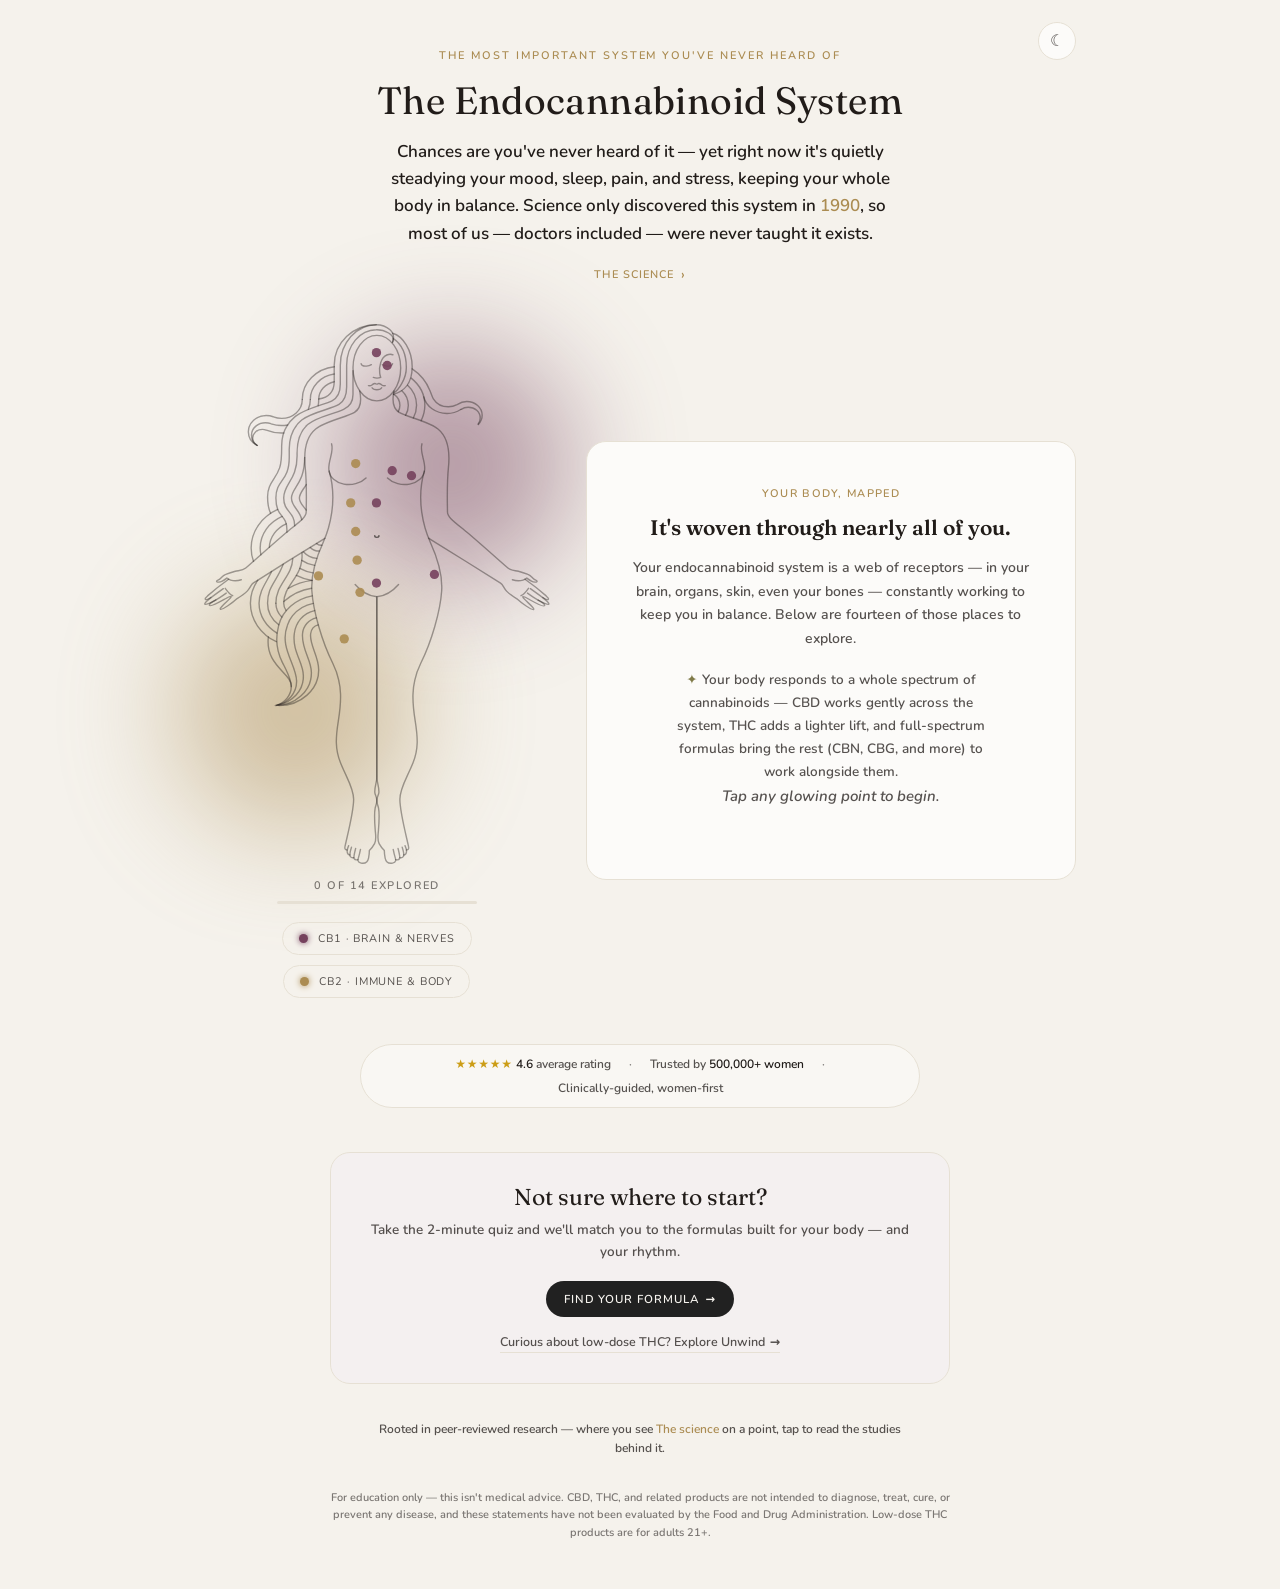
<file: index.html>
<!DOCTYPE html>
<html lang="en">
<head>
<meta charset="UTF-8">
<meta name="viewport" content="width=device-width, initial-scale=1.0">
<title>The Endocannabinoid System</title>
<link rel="preconnect" href="https://fonts.googleapis.com">
<link rel="preconnect" href="https://fonts.gstatic.com" crossorigin>
<!-- Nunito is Equilibria's real body font; Fraunces is the closest free stand-in for their
     "Feature Deck" headline serif. Both yield to the genuine EQ fonts when embedded on-site. -->
<link href="https://fonts.googleapis.com/css2?family=Fraunces:opsz,wght@9..144,400;9..144,500;9..144,600&family=Nunito:wght@400;500;600;700&display=swap" rel="stylesheet">
<script>
  /* set the theme before first paint so there's no flash */
  (function () {
    try {
      var t = localStorage.getItem('eq-theme');
      if (t !== 'light' && t !== 'dark') {
        t = matchMedia('(prefers-color-scheme: dark)').matches ? 'dark' : 'light';
      }
      document.documentElement.setAttribute('data-theme', t);
    } catch (e) {}
  })();
</script>
<style>
  /* Equilibria brand palette — pulled directly from the live myeq.com theme.
     Gold #ab8c52 (primary accent) · Plum #75415d (badges) · warm creams · olive #868154
     · star-gold #cc9d16. Charcoal #212121 primary button. */
  :root {
    --bg: #f5f2ec;          /* EQ site cream — matches myeq.com background exactly */
    --bg-panel: #fcfbf9;
    --body-stroke: rgba(33,28,25,0.40);
    --body-fill: rgba(33,28,25,0.022);
    --text: #211c19;
    --text-soft: rgba(33,28,25,0.76);
    --text-dim: rgba(33,28,25,0.58);
    --line: #e6e0d4;
    --cb1: #75415d;   /* plum — brain & nerves */
    --cb2: #ab8c52;   /* gold — immune & body */
    --life: #7f7a48;  /* olive — lifestyle / beyond cannabinoids */
    --star: #cc9d16;  /* EQ review-star gold */
    --btn-bg: #212121;
    --btn-text: #f7f4ef;
  }

  /* dark variables, shared by the manual toggle and the system-preference fallback */
  :root[data-theme="dark"] {
    --bg: #211a17;
    --bg-panel: #2a211d;
    --body-stroke: rgba(247,244,239,0.46);
    --body-fill: rgba(247,244,239,0.04);
    --text: rgba(247,244,239,0.92);
    --text-soft: rgba(247,244,239,0.72);
    --text-dim: rgba(247,244,239,0.50);
    --line: rgba(247,244,239,0.11);
    --cb1: #c98aaa;
    --cb2: #cdac6a;
    --life: #b3ac72;
    --star: #e2bb4e;
    --btn-bg: #f0ebe2;
    --btn-text: #211a17;
  }
  @media (prefers-color-scheme: dark) {
    :root:not([data-theme="light"]) {
      --bg: #211a17;
      --bg-panel: #2a211d;
      --body-stroke: rgba(247,244,239,0.46);
      --body-fill: rgba(247,244,239,0.04);
      --text: rgba(247,244,239,0.92);
      --text-soft: rgba(247,244,239,0.58);
      --text-dim: rgba(247,244,239,0.34);
      --line: rgba(247,244,239,0.11);
      --cb1: #c98aaa;
      --cb2: #cdac6a;
      --life: #b3ac72;
      --star: #e2bb4e;
      --btn-bg: #f0ebe2;
      --btn-text: #211a17;
    }
  }

  * { margin: 0; padding: 0; box-sizing: border-box; }

  html, body {
    /* Cream background matches the EQ site. To embed transparently on myeq.com,
       set `background: transparent` here and the page inherits the host background. */
    background: var(--bg);
  }

  body {
    font-family: "Sofia Regular", "Nunito", system-ui, -apple-system, "Segoe UI", sans-serif;
    color: var(--text);
    font-weight: 600;
    transition: background 0.4s ease, color 0.4s ease;
  }

  .wrap {
    position: relative;
    max-width: 920px;
    margin: 0 auto;
    padding: 48px 24px;
  }

  /* ---------- Light / dark toggle ---------- */

  .theme-toggle {
    position: absolute;
    top: 22px;
    right: 24px;
    z-index: 10;
    width: 38px;
    height: 38px;
    border-radius: 50%;
    border: 1px solid var(--line);
    background: var(--bg-panel);
    color: var(--text-soft);
    font-size: 16px;
    line-height: 1;
    cursor: pointer;
    display: flex;
    align-items: center;
    justify-content: center;
    transition: color 0.2s ease, border-color 0.2s ease, transform 0.2s ease;
  }
  .theme-toggle:hover { color: var(--cb2); border-color: var(--cb2); transform: rotate(-12deg); }
  .theme-toggle:focus-visible { outline: 2px solid var(--cb2); outline-offset: 2px; }

  /* ---------- Header ---------- */

  header {
    text-align: center;
    margin-bottom: 40px;
    animation: riseIn 0.7s ease both;
  }

  .kicker {
    font-size: 11px;
    text-transform: uppercase;
    letter-spacing: 0.18em;
    color: var(--cb2);
    margin-bottom: 14px;
  }

  header h1 {
    font-family: "Feature Deck", "Fraunces", Georgia, serif;
    font-size: 38px;
    font-weight: normal;
    letter-spacing: 0.01em;
    margin-bottom: 14px;
  }

  header h1 em { font-style: italic; }

  header p {
    font-size: 14.5px;
    color: var(--text-soft);
    max-width: 560px;
    margin: 0 auto;
    line-height: 1.75;
  }

  /* ---------- Hero lede + sources ---------- */

  .lede {
    font-size: 17px;
    line-height: 1.6;
    color: var(--text);
    max-width: 520px;
    margin: 4px auto 0;
  }
  .lede #statYear { color: var(--cb2); font-variant-numeric: tabular-nums; }

  .hero-science { margin-top: 15px; }
  .hero-science summary { justify-content: center; }
  .hero-science ul { max-width: 520px; margin: 12px auto 0; text-align: left; }

  /* staggered hero entrance — one clear reading path */
  header { animation: none; }
  header > * { animation: riseIn 0.7s ease both; }
  header > *:nth-child(1) { animation-delay: 0.05s; }
  header > *:nth-child(2) { animation-delay: 0.18s; }
  header > *:nth-child(3) { animation-delay: 0.31s; }
  header > *:nth-child(4) { animation-delay: 0.44s; }

  /* welcome copy in the empty panel */
  .empty > * { animation: riseIn 0.55s ease both; }
  .empty > *:nth-child(1) { animation-delay: 0.05s; }
  .empty > *:nth-child(2) { animation-delay: 0.16s; }
  .empty > *:nth-child(3) { animation-delay: 0.27s; }
  .empty > *:nth-child(4) { animation-delay: 0.38s; }
  .empty > *:nth-child(5) { animation-delay: 0.49s; }
  .welcome-eyebrow {
    font-size: 11px;
    text-transform: uppercase;
    letter-spacing: 0.12em;
    color: var(--cb2);
    margin-bottom: 12px;
  }
  .welcome-lead {
    font-family: "Feature Deck", "Fraunces", Georgia, serif;
    font-size: 21px;
    line-height: 1.35;
    color: var(--text);
    margin-bottom: 14px;
  }
  .welcome-explain {
    font-size: 14px;
    line-height: 1.7;
    color: var(--text-soft);
    margin-bottom: 18px;
  }

  /* ---------- Layout ---------- */

  .columns {
    display: flex;
    gap: 36px;
    align-items: stretch;
  }

  .figure-col {
    flex-shrink: 0;
    display: flex;
    flex-direction: column;
    align-items: center;
    animation: riseIn 0.7s ease 0.12s both;
  }

  /* the stage holds the drifting ambient glow behind the figure */
  .stage {
    position: relative;
    display: flex;
    align-items: center;
    justify-content: center;
  }

  .blob {
    position: absolute;
    width: 240px;
    height: 240px;
    border-radius: 50%;
    filter: blur(58px);
    opacity: 0.5;
    pointer-events: none;
    z-index: 0;
  }
  .blob.b1 {
    background: var(--cb1);
    top: 4%;
    right: -6%;
    animation: drift1 19s ease-in-out infinite;
  }
  .blob.b2 {
    background: var(--cb2);
    bottom: 6%;
    left: -8%;
    animation: drift2 23s ease-in-out infinite;
  }
  @media (prefers-color-scheme: dark) {
    .blob { opacity: 0.34; }
  }

  .figure-col svg {
    position: relative;
    z-index: 1;
    display: block;
    height: 540px;
    width: auto;
    overflow: visible;
  }

  .figure-breathe {
    animation: breathe 7s ease-in-out infinite;
    transform-origin: center 60%;
  }

  /* discovery tracker under the figure */
  .tracker {
    position: relative;
    z-index: 1;
    margin-top: 14px;
    width: 200px;
    text-align: center;
  }
  .tracker .count {
    font-size: 11px;
    text-transform: uppercase;
    letter-spacing: 0.14em;
    color: var(--text-dim);
    margin-bottom: 8px;
    transition: color 0.3s ease;
  }
  .tracker .count.done { color: var(--cb1); }
  .tracker .bar {
    height: 3px;
    border-radius: 3px;
    background: var(--line);
    overflow: hidden;
  }
  .tracker .fill {
    height: 100%;
    width: 0%;
    border-radius: 3px;
    background: linear-gradient(90deg, var(--cb1), var(--cb2));
    transition: width 0.6s cubic-bezier(.4,0,.2,1);
  }

  .panel {
    flex: 1;
    min-height: 540px;
    border-radius: 20px;
    background: var(--bg-panel);
    border: 1px solid var(--line);
    padding: 36px 34px;
    display: flex;
    flex-direction: column;
    justify-content: center;
    transition: border-color 0.4s ease;
    animation: riseIn 0.7s ease 0.24s both;
  }

  @media (max-width: 760px) {
    .wrap { padding-top: 70px; }   /* clear the theme toggle from the centered kicker */
    .columns { flex-direction: column; align-items: center; }
    .panel { width: 100%; }
  }

  /* ---------- Mobile bottom sheet (receptor details) ---------- */

  .sheet, .sheet-backdrop { display: none; }

  @media (max-width: 760px) {
    .sheet-backdrop {
      display: block;
      position: fixed; inset: 0; z-index: 60;
      background: rgba(20,14,12,0.42);
      opacity: 0; pointer-events: none;
      transition: opacity 0.32s ease;
    }
    body.sheet-open .sheet-backdrop { opacity: 1; pointer-events: auto; }

    .sheet {
      display: block;
      position: fixed; left: 0; right: 0; bottom: 0; z-index: 61;
      max-height: 85vh;
      max-height: 85dvh;   /* dvh tracks the visible iOS viewport (URL bar aware) */
      background: var(--bg-panel);
      border: none;
      border-top: 3px solid var(--line);
      border-radius: 22px 22px 0 0;
      box-shadow: 0 -12px 44px rgba(0,0,0,0.24);
      transform: translateY(102%);
      transition: transform 0.42s cubic-bezier(.2,.85,.25,1);
      overflow-y: auto;
      -webkit-overflow-scrolling: touch;
    }
    body.sheet-open .sheet { transform: translateY(0); }
    body.sheet-open { overflow: hidden; }

    .sheet-bar {
      position: sticky; top: 0; z-index: 3;
      height: 42px;
      background: var(--bg-panel);
    }
    .sheet-handle {
      position: absolute; left: 50%; top: 13px; transform: translateX(-50%);
      width: 42px; height: 4px; border-radius: 4px;
      background: var(--text-dim);
    }
    .sheet-close {
      position: absolute; right: 14px; top: 8px;
      background: none; border: none;
      color: var(--text-soft); font-size: 18px; line-height: 1;
      padding: 6px; cursor: pointer;
    }
    .sheet-body { padding: 2px 24px calc(36px + env(safe-area-inset-bottom, 0px)); }
  }

  @media (prefers-reduced-motion: reduce) {
    .sheet { transition: none !important; }
    .sheet-backdrop { transition: none !important; }
  }

  /* ---------- Body silhouette (Equilibria "Goddess" brand line art) ---------- */

  .cls-1 {
    fill: none;
    stroke: var(--body-stroke);
    stroke-linecap: round;
    stroke-linejoin: round;
    stroke-width: 1.4px;
    vector-effect: non-scaling-stroke;
  }

  /* ---------- Receptor dots ---------- */

  .dot { cursor: pointer; outline: none; transition: opacity 0.4s ease; touch-action: manipulation; }
  .dot.cb1 { --accent: var(--cb1); }
  .dot.cb2 { --accent: var(--cb2); }

  /* invisible, finger-sized tap target so dots are easy to hit on touch screens */
  .dot .hit { r: 18px; fill: transparent; pointer-events: all; }

  /* explored dots recede (dim + stop pulsing) so the ones you haven't opened stand out */
  .dot.explored:not(.active) .core { opacity: 0.42; }
  .dot.explored:not(.active) .ripple { animation: none; opacity: 0; }
  .dot.explored:not(.active) .halo { animation: none; opacity: 0.55; r: 11px; }

  /* legend filtering dims the other family */
  svg.filter-cb1 .dot.cb2,
  svg.filter-cb2 .dot.cb1 { opacity: 0.16; }

  .dot .core {
    fill: var(--accent);
    r: 6.5px;
    transition: r 0.25s ease, filter 0.25s ease, opacity 0.25s ease;
    opacity: 0.9;
  }

  .dot:hover .core,
  .dot:focus-visible .core {
    opacity: 1;
    filter: drop-shadow(0 0 6px var(--accent));
  }

  .dot.active .core {
    r: 9px;
    opacity: 1;
    filter: drop-shadow(0 0 9px var(--accent)) drop-shadow(0 0 18px var(--accent));
  }

  .dot .ripple {
    fill: none;
    stroke: var(--accent);
    stroke-width: 1.2;
    r: 6.5px;
    opacity: 0;
    animation: ripple 2.8s ease-out infinite;
    animation-delay: var(--delay, 0s);
    pointer-events: none;
  }

  .dot .ripple.second {
    animation-delay: calc(var(--delay, 0s) + 1.4s);
  }

  /* a slow steady halo that only appears on the selected dot */
  .dot .halo {
    fill: none;
    stroke: var(--accent);
    stroke-width: 1.4;
    r: 6.5px;
    opacity: 0;
    pointer-events: none;
  }
  .dot.active .halo {
    animation: halo 2.2s ease-out infinite;
  }

  @keyframes ripple {
    0%   { r: 6.5px; opacity: 0.55; }
    70%  { r: 26px;  opacity: 0; }
    100% { r: 26px;  opacity: 0; }
  }
  @keyframes halo {
    0%   { r: 9px;  opacity: 0.5; }
    100% { r: 30px; opacity: 0; }
  }

  /* ---------- Panel: empty state ---------- */

  /* keep the opening card sized to its content instead of stretching
     to the full height of the figure, which left a large empty box */
  .panel:has(.empty) {
    align-self: center;
    min-height: 0;
    padding-top: 44px;
    padding-bottom: 44px;
  }

  .empty { text-align: center; }

  .empty .prompt {
    font-style: italic;
    font-size: 15px;
    color: var(--text-soft);
    margin-bottom: 26px;
    line-height: 1.7;
  }

  .legend {
    position: relative;
    z-index: 1;
    display: flex;
    flex-wrap: wrap;
    gap: 10px;
    align-items: center;
    justify-content: center;
    margin-top: 18px;
    max-width: 240px;
  }

  /* legend items are interactive chips that highlight a receptor family */
  .legend-item {
    display: inline-flex;
    align-items: center;
    gap: 10px;
    font-size: 11px;
    text-transform: uppercase;
    letter-spacing: 0.08em;
    color: var(--text-soft);
    background: transparent;
    border: 1px solid var(--line);
    border-radius: 999px;
    padding: 8px 16px;
    cursor: pointer;
    font-family: inherit;
    transition: border-color 0.25s ease, background 0.25s ease, color 0.25s ease;
  }
  .legend-item:hover { color: var(--text); }
  .legend-item.cb1.on { border-color: var(--cb1); background: color-mix(in srgb, var(--cb1) 10%, transparent); color: var(--cb1); }
  .legend-item.cb2.on { border-color: var(--cb2); background: color-mix(in srgb, var(--cb2) 10%, transparent); color: var(--cb2); }

  .legend-dot {
    width: 9px;
    height: 9px;
    border-radius: 50%;
    flex-shrink: 0;
  }
  .legend-dot.cb1 { background: var(--cb1); box-shadow: 0 0 6px var(--cb1); }
  .legend-dot.cb2 { background: var(--cb2); box-shadow: 0 0 6px var(--cb2); }

  .empty .note {
    font-size: 13.5px;
    color: var(--text-soft);
    max-width: 330px;
    margin: 0 auto;
    line-height: 1.7;
  }
  .empty .note .spark { color: var(--life); }

  /* ---------- Panel: active state ---------- */

  .detail.cb1 { --accent: var(--cb1); }
  .detail.cb2 { --accent: var(--cb2); }

  /* each child rises in sequence for a premium reveal */
  .detail > * { animation: riseIn 0.5s ease both; }
  .detail > *:nth-child(1) { animation-delay: 0.00s; }
  .detail > *:nth-child(2) { animation-delay: 0.06s; }
  .detail > *:nth-child(3) { animation-delay: 0.12s; }
  .detail > *:nth-child(4) { animation-delay: 0.18s; }
  .detail > *:nth-child(5) { animation-delay: 0.24s; }
  .detail > *:nth-child(6) { animation-delay: 0.30s; }
  .detail > *:nth-child(7) { animation-delay: 0.36s; }

  .badge {
    display: inline-flex;
    align-items: center;
    gap: 7px;
    padding: 5px 13px;
    border-radius: 999px;
    font-size: 11px;
    text-transform: uppercase;
    letter-spacing: 0.08em;
    color: var(--accent);
    background: color-mix(in srgb, var(--accent) 11%, transparent);
    border: 1px solid color-mix(in srgb, var(--accent) 25%, transparent);
    margin-bottom: 18px;
  }
  .badge-dot {
    width: 7px;
    height: 7px;
    border-radius: 50%;
    background: var(--accent);
    box-shadow: 0 0 5px var(--accent);
  }

  .loc {
    font-family: "Feature Deck", "Fraunces", Georgia, serif;
    font-size: 31px;
    font-weight: normal;
    margin-bottom: 9px;
  }
  .loc em { font-style: italic; }

  .anat {
    font-size: 11px;
    text-transform: uppercase;
    letter-spacing: 0.08em;
    color: var(--text-dim);
    margin-bottom: 20px;
  }

  .div {
    border: none;
    border-top: 1px solid var(--line);
    margin-bottom: 20px;
  }

  .desc {
    font-size: 15px;
    line-height: 1.8;
    color: var(--text);
    margin-bottom: 22px;
  }
  .desc em { font-style: italic; }

  /* "The science" — a quiet, collapsible citation list for the curious / clinical reader */
  .science { margin-bottom: 22px; }
  .science summary {
    list-style: none;
    cursor: pointer;
    font-size: 11px;
    text-transform: uppercase;
    letter-spacing: 0.1em;
    color: var(--cb2);
    display: inline-flex;
    align-items: center;
    gap: 6px;
    user-select: none;
  }
  .science summary::-webkit-details-marker { display: none; }
  .science summary::marker { content: ""; }
  .science .chev { transition: transform 0.2s ease; font-size: 14px; }
  .science[open] .chev { transform: rotate(90deg); }
  .science ul {
    list-style: none;
    margin: 12px 0 0;
    padding: 14px 16px;
    border-left: 2px solid color-mix(in srgb, var(--cb2) 32%, transparent);
    background: color-mix(in srgb, var(--cb2) 5%, transparent);
    border-radius: 8px;
    display: flex;
    flex-direction: column;
    gap: 11px;
  }
  .science li { font-size: 12px; line-height: 1.6; color: var(--text-soft); }
  .science a {
    color: var(--text-soft);
    text-decoration: none;
    border-bottom: 1px solid var(--line);
  }
  .science a:hover { color: var(--cb2); border-bottom-color: var(--cb2); }

  /* credibility line near the footer */
  .methodology {
    max-width: 560px;
    margin: 36px auto 0;
    text-align: center;
    font-size: 12px;
    line-height: 1.6;
    color: var(--text-soft);
  }
  .methodology em { font-style: normal; color: var(--cb2); }

  /* "Beyond cannabinoids" — the honest lifestyle lever for this organ */
  .beyond {
    display: flex;
    gap: 12px;
    align-items: flex-start;
    padding: 14px 16px;
    border-radius: 12px;
    background: color-mix(in srgb, var(--life) 8%, transparent);
    border: 1px solid color-mix(in srgb, var(--life) 20%, transparent);
    margin-bottom: 22px;
  }
  .beyond .spark {
    color: var(--life);
    font-size: 15px;
    line-height: 1.5;
    flex-shrink: 0;
  }
  .beyond .b-body { font-size: 13.5px; line-height: 1.7; color: var(--text-soft); }
  .beyond .b-label {
    display: block;
    font-size: 10.5px;
    text-transform: uppercase;
    letter-spacing: 0.1em;
    color: var(--life);
    margin-bottom: 4px;
  }

  .shop {
    border-radius: 12px;
    border-left: 3px solid var(--accent);
    background: color-mix(in srgb, var(--accent) 7%, transparent);
    padding: 16px 18px;
  }
  .shop-label {
    font-size: 10.5px;
    text-transform: uppercase;
    letter-spacing: 0.1em;
    color: var(--accent);
    margin-bottom: 9px;
  }
  .shop-body {
    font-size: 13.5px;
    line-height: 1.75;
    color: var(--text-soft);
    margin-bottom: 15px;
  }
  .shop-foot {
    display: flex;
    flex-direction: column;
    align-items: flex-start;
    gap: 11px;
  }
  .shop-tag {
    font-size: 10.5px;
    text-transform: uppercase;
    letter-spacing: 0.09em;
    color: var(--text-dim);
  }

  /* filled, high-affordance CTA — used in shop cards and the quiz prompts */
  .cta-btn {
    display: inline-flex;
    align-items: center;
    gap: 7px;
    padding: 10px 18px;
    border-radius: 999px;
    background: var(--btn-bg);
    color: var(--btn-text);
    font-size: 11.5px;
    text-transform: uppercase;
    letter-spacing: 0.08em;
    font-weight: 600;
    text-decoration: none;
    white-space: nowrap;
    transition: filter 0.2s ease, transform 0.2s ease;
  }
  .cta-btn .arr { transition: transform 0.25s ease; }
  .cta-btn:hover { filter: brightness(1.07); }
  .cta-btn:hover .arr { transform: translateX(4px); }

  /* ---------- Social proof bar ---------- */

  .social {
    display: flex;
    flex-wrap: wrap;
    align-items: center;
    justify-content: center;
    gap: 8px 18px;
    margin: 46px auto 0;
    padding: 11px 20px;
    max-width: 560px;
    border: 1px solid var(--line);
    border-radius: 999px;
    background: color-mix(in srgb, var(--bg-panel) 55%, transparent);
    font-size: 12px;
    color: var(--text-soft);
    animation: riseIn 0.7s ease 0.18s both;
  }
  .social .stars { color: var(--star); letter-spacing: 0.06em; }
  .social b { color: var(--text); font-weight: 600; }
  .social .sep { color: var(--text-dim); }
  @media (max-width: 520px) { .social .sep { display: none; } }

  /* ---------- Closing quiz CTA band ---------- */

  .closer {
    margin: 44px auto 0;
    max-width: 620px;
    text-align: center;
    padding: 30px 28px;
    border-radius: 20px;
    border: 1px solid var(--line);
    background: color-mix(in srgb, var(--cb1) 6%, var(--bg-panel));
    animation: riseIn 0.7s ease 0.3s both;
  }
  .closer h3 {
    font-family: "Feature Deck", "Fraunces", Georgia, serif;
    font-weight: normal;
    font-size: 23px;
    margin-bottom: 8px;
  }
  .closer p {
    font-size: 13.5px;
    color: var(--text-soft);
    margin-bottom: 18px;
    line-height: 1.65;
  }
  .closer .cta-btn { --accent: var(--cb1); }

  /* quiz CTA inside the empty panel state */
  .empty .cta-btn { --accent: var(--cb1); margin-top: 4px; }

  /* small "read the guide" link inside a shop card */
  .shop-guide {
    display: inline-flex;
    align-items: center;
    gap: 5px;
    margin-top: 13px;
    font-size: 12px;
    color: var(--cb2);
    text-decoration: none;
    border-bottom: 1px solid color-mix(in srgb, var(--cb2) 35%, transparent);
    padding-bottom: 1px;
  }
  .shop-guide .arr { transition: transform 0.25s ease; }
  .shop-guide:hover { border-bottom-color: var(--cb2); }
  .shop-guide:hover .arr { transform: translateX(3px); }

  /* secondary Unwind link under the closing quiz CTA */
  .closer-alt {
    display: inline-flex;
    align-items: center;
    gap: 5px;
    margin-top: 16px;
    font-size: 12.5px;
    color: var(--text-soft);
    text-decoration: none;
    border-bottom: 1px solid var(--line);
    padding-bottom: 2px;
    transition: color 0.2s ease, border-color 0.2s ease;
  }
  .closer-alt:hover { color: var(--cb2); border-bottom-color: var(--cb2); }
  .closer-alt .arr { transition: transform 0.25s ease; }
  .closer-alt:hover .arr { transform: translateX(3px); }

  /* ---------- Compliance footer ---------- */

  .disclaimer {
    max-width: 620px;
    margin: 30px auto 0;
    text-align: center;
    font-size: 11px;
    line-height: 1.6;
    color: var(--text-dim);
    animation: riseIn 0.7s ease 0.36s both;
  }

  /* ---------- Motion keyframes ---------- */

  @keyframes riseIn {
    from { opacity: 0; transform: translateY(14px); }
    to   { opacity: 1; transform: translateY(0); }
  }
  @keyframes breathe {
    0%, 100% { transform: translateY(0) scale(1); }
    50%      { transform: translateY(-5px) scale(1.012); }
  }
  @keyframes drift1 {
    0%, 100% { transform: translate(0, 0) scale(1); }
    50%      { transform: translate(-22px, 26px) scale(1.12); }
  }
  @keyframes drift2 {
    0%, 100% { transform: translate(0, 0) scale(1); }
    50%      { transform: translate(24px, -22px) scale(1.14); }
  }

  /* ---------- Respect reduced-motion ---------- */

  @media (prefers-reduced-motion: reduce) {
    header, header > *, .figure-col, .panel, .detail > * { animation: none !important; }
    .figure-breathe, .blob { animation: none !important; }
    .dot .ripple { animation: none; opacity: 0.22; r: 11px; }
    .dot.active .halo { animation: none; opacity: 0.3; r: 12px; }
    .tracker .fill { transition: none; }
  }
</style>
</head>
<body>
<div class="wrap">

  <button class="theme-toggle" id="themeToggle" type="button" aria-label="Toggle light or dark mode">☾</button>

  <header>
    <div class="kicker">The Most Important System You've Never Heard Of</div>
    <h1>The Endocannabinoid System</h1>
    <p class="lede">Chances are you've never heard of it — yet right now it's quietly steadying your mood, sleep, pain, and stress, keeping your whole body in balance. Science only discovered this system in <span id="statYear">1990</span>, so most of us — doctors included — were never taught it exists.</p>
    <details class="science hero-science">
      <summary>The science <span class="chev">›</span></summary>
      <ul>
        <li><a href="https://pubmed.ncbi.nlm.nih.gov/16434153/" target="_blank" rel="noopener">McPartland et al. (2006), Gene — traces the endocannabinoid system's evolutionary origins back roughly 600 million years, across the animal kingdom.</a></li>
        <li><a href="https://pubmed.ncbi.nlm.nih.gov/28892720/" target="_blank" rel="noopener">Evanoff et al. (2017), Drug &amp; Alcohol Dependence — only 9% of North American medical schools included medical cannabis in their curriculum; two-thirds of deans said graduates weren't prepared.</a></li>
      </ul>
    </details>
  </header>

  <div class="columns">

    <div class="figure-col">
      <div class="stage">
        <div class="blob b1"></div>
        <div class="blob b2"></div>
        <svg id="figure" viewBox="0 0 483.08 754.61" xmlns="http://www.w3.org/2000/svg" role="img" aria-label="Feminine figure with endocannabinoid receptor locations">
          <g class="figure-breathe">
            <g id="Body">
              <ellipse class="cls-1" cx="241.54" cy="61.62" rx="33.32" ry="45.74"/>
              <path class="cls-1" d="M370.16,119c2.1,10.1,2.78,23.48-7.29,29.84s-41,12.3-54.23,23.17-17.16,28.7-14.64,53.52,1.37,55.77,1.37,62.54-7.55,12.5-22.2,24.19-57.66,50.44-62.24,54.13-9.38,3.29-14.64,4.52a125.34,125.34,0,0,0-13.36,4.3c-3.48,1.2-5.09,3.36-7.41,5.76s-5.1,2.24-5.36,3.68,4,2.17,7.86,0a52.08,52.08,0,0,0,6.43-4.24s7.5,6.65,20.27,2.32" transform="translate(-152.55 -25.35)"/>
              <path class="cls-1" d="M187,382.08a356.07,356.07,0,0,0-29.5,23.22c-2.79,2.58-4.05,4-2.89,5.08s4.32-.86,7.47-2.71" transform="translate(-152.55 -25.35)"/>
              <path class="cls-1" d="M179.57,395.18s-15.44,11-19,13.93-7.93,6.44-6.81,7.8,9.84-3,15-5.76,14.83-9.8,14.83-9.8" transform="translate(-152.55 -25.35)"/>
              <path class="cls-1" d="M169.16,410.79c-3.95,2-10.23,5.81-8.91,7.85s15.34-5.4,20.55-8.32,8.66-5.11,9.52-4.43c2.18,1.72-17,16-14.88,17.87s17.92-9.52,23.39-14.78c0,0,10-6,14.44-10.7s4.44-8.31,8.41-11.08,84.74-53.31,94.66-59.19c2-1.18,3.73-2.26,5.26-3.3" transform="translate(-152.55 -25.35)"/>
              <path class="cls-1" d="M457.17,192.79c-3.66,11.81,4.79,22.79,3.78,35.79-1.78,23-36.54,27.6-52,11.93" transform="translate(-152.55 -25.35)"/>
              <path class="cls-1" d="M460.55,230.87c-11.92,40.43-.79,79.58,8.24,99.36,6.46,14.15,17.67,40.54,15.87,68.33s-14.07,70.62-29.2,100.85-11.25,58.57-7.74,80.93,4.86,38.42-3.19,58.58-18.25,34.32-18.25,50.7,9,52,10.51,58.87,3.63,11.76-1.12,11.89" transform="translate(-152.55 -25.35)"/>
              <path class="cls-1" d="M354.72,754.31s-2.37,5-2.1,8.55,1.29,4.15,3.72,4.44" transform="translate(-152.55 -25.35)"/>
              <path class="cls-1" d="M358.65,756.44c-1.07,3.33-3.12,10.91-1.5,13.13s4.7,1.45,4.7,1.45" transform="translate(-152.55 -25.35)"/>
              <path class="cls-1" d="M364.48,758.13c-1,4-3.29,12-2.11,14.34s5.23,1.4,5.23,1.4" transform="translate(-152.55 -25.35)"/>
              <path class="cls-1" d="M363.77,389.28c7.7,8.86,18.08,16,30.32,17.25V659.59c0,6.28-4.54,16.11-2.41,22.67,1,3.06,2.41,4.73,2.41,9s-1.71,7.44-2.31,10.29c-1.83,8.77-.36,25.81.13,32.08s1.88,12.32-1,17.82a40.7,40.7,0,0,1-7.28,9.66,49.52,49.52,0,0,1-1.13,10.58c-1.29,6.37-4.9,8-10.4,7s-4.53-4.83-3.88-7a116.32,116.32,0,0,0,3-12.17" transform="translate(-152.55 -25.35)"/>
              <path class="cls-1" d="M397,321.3c0,1.2-1.31,2.16-2.92,2.16s-2.92-1-2.92-2.16" transform="translate(-152.55 -25.35)"/>
              <path class="cls-1" d="M182.2,394.74c2.41,3.38,5.87,8.17,10.48,10.33" transform="translate(-152.55 -25.35)"/>
              <path class="cls-1" d="M418,119c-2.1,10.1-2.78,23.48,7.29,29.84s41,12.3,54.23,23.17,17.16,28.7,14.64,53.52-1.37,55.77-1.37,62.54,7.55,12.5,22.2,24.19,57.66,50.44,62.24,54.13,9.38,3.29,14.64,4.52a125.34,125.34,0,0,1,13.36,4.3c3.48,1.2,5.09,3.36,7.41,5.76s5.1,2.24,5.36,3.68-4,2.17-7.86,0a52.08,52.08,0,0,1-6.43-4.24s-7.5,6.65-20.27,2.32" transform="translate(-152.55 -25.35)"/>
              <path class="cls-1" d="M601.18,382.08a356.07,356.07,0,0,1,29.5,23.22c2.79,2.58,4.05,4,2.89,5.08s-4.32-.86-7.47-2.71" transform="translate(-152.55 -25.35)"/>
              <path class="cls-1" d="M608.61,395.18s15.44,11,19,13.93,7.93,6.44,6.81,7.8-9.84-3-15-5.76-14.83-9.8-14.83-9.8" transform="translate(-152.55 -25.35)"/>
              <path class="cls-1" d="M619.49,411.15c4,2,10.23,5.81,8.91,7.85s-15.34-5.4-20.55-8.32-8.65-5.11-9.52-4.43c-2.18,1.73,17,16,14.89,17.88s-17.93-9.53-23.39-14.79c0,0-10-6-14.45-10.7s-4.44-8.31-8.41-11.08-84.74-53.31-94.66-59.19c-2.28-1.35-4.23-2.57-5.92-3.76" transform="translate(-152.55 -25.35)"/>
              <path class="cls-1" d="M433.46,754.31s2.37,5,2.1,8.55-1.29,4.15-3.72,4.44" transform="translate(-152.55 -25.35)"/>
              <path class="cls-1" d="M429.53,756.44c1.07,3.33,3.12,10.91,1.5,13.13s-4.7,1.45-4.7,1.45" transform="translate(-152.55 -25.35)"/>
              <path class="cls-1" d="M423.7,758.13c1,4,3.29,12,2.11,14.34s-5.23,1.4-5.23,1.4" transform="translate(-152.55 -25.35)"/>
              <path class="cls-1" d="M424.41,389.28c-7.7,8.86-18.08,16-30.32,17.25V659.59c0,6.28,4.54,16.11,2.41,22.67-1,3.06-2.41,4.73-2.41,9s1.71,7.44,2.31,10.29c1.83,8.77.36,25.81-.13,32.08s-1.88,12.32,1,17.82a40.7,40.7,0,0,0,7.28,9.66,49.52,49.52,0,0,0,1.13,10.58c1.29,6.37,4.9,8,10.4,7s4.53-4.83,3.88-7a116.32,116.32,0,0,1-3-12.17" transform="translate(-152.55 -25.35)"/>
              <path class="cls-1" d="M330.78,192.79c3.66,11.81-4.79,22.79-3.78,35.79,1.78,23,36.55,27.6,52,11.93" transform="translate(-152.55 -25.35)"/>
              <path class="cls-1" d="M327.4,230.87c11.92,40.43.79,79.58-8.24,99.36-6.46,14.15-17.67,40.54-15.87,68.33s14.08,70.62,29.2,100.85,11.25,58.57,7.74,80.93-4.85,38.42,3.2,58.58,18.24,34.32,18.24,50.7-9,52-10.51,58.87-3.63,11.76,1.12,11.89" transform="translate(-152.55 -25.35)"/>
              <path class="cls-1" d="M391.17,321.3c0,1.2,1.31,2.16,2.92,2.16s2.92-1,2.92-2.16" transform="translate(-152.55 -25.35)"/>
              <path class="cls-1" d="M606,394.74c-2.41,3.38-5.87,8.17-10.48,10.33" transform="translate(-152.55 -25.35)"/>
              <path class="cls-1" d="M393.24,109.2c-2.65-2.15-4.29.34-5.93,1.36a6.07,6.07,0,0,1-4.92.9" transform="translate(-152.55 -25.35)"/>
              <path class="cls-1" d="M400.82,114.37c-.85,1.61-3.54,2.79-6.73,2.79s-5.82-1.15-6.71-2.74" transform="translate(-152.55 -25.35)"/>
              <path class="cls-1" d="M386.42,82.16c-3.76,2.29-10,2.71-12.72.92a3.37,3.37,0,0,1-1.6-2.3" transform="translate(-152.55 -25.35)"/>
              <path class="cls-1" d="M395,109.2c2.65-2.15,4.29.34,5.93,1.36a6.07,6.07,0,0,0,4.92.9" transform="translate(-152.55 -25.35)"/>
              <path class="cls-1" d="M401.78,82.16c3.76,2.29,10,2.71,12.73.92a3.42,3.42,0,0,0,1.6-2.3" transform="translate(-152.55 -25.35)"/>
              <path class="cls-1" d="M389.15,100.06a15.23,15.23,0,0,0,10.4,0s-3.88-9.12,0-20.94,13.16-12.54,17.19-10.69" transform="translate(-152.55 -25.35)"/>
            </g>
            <g id="hair">
              <path class="cls-1" d="M417.26,45.78C429.85,54.33,435.31,68,435.31,86c0,16.58-11.4,32.2-17.43,35.44" transform="translate(-152.55 -25.35)"/>
              <path class="cls-1" d="M416.11,38.26c14.46,3.85,27.35,24.15,27.35,46.78,0,24.31-12.86,35.06-26.11,38.56" transform="translate(-152.55 -25.35)"/>
              <path class="cls-1" d="M312.85,130.18c17.37-2.85,21.66-13.58,21.66-24.18V83c0-31.3,26.3-56.67,58.73-56.67" transform="translate(-152.55 -25.35)"/>
              <path class="cls-1" d="M442.07,101c11.72,9.31,19.1,22.91,19.1,38.05a46.24,46.24,0,0,1-5.26,21.41" transform="translate(-152.55 -25.35)"/>
              <path class="cls-1" d="M437.05,111a38.26,38.26,0,0,1,12.55,28,37,37,0,0,1-4.53,17.7" transform="translate(-152.55 -25.35)"/>
              <path class="cls-1" d="M429.09,118.52a28.42,28.42,0,0,1,9,20.48A27.59,27.59,0,0,1,434.24,153" transform="translate(-152.55 -25.35)"/>
              <path class="cls-1" d="M417.53,123.27a19,19,0,0,1,8.8,15.73,17.91,17.91,0,0,1-2.39,8.93" transform="translate(-152.55 -25.35)"/>
              <path class="cls-1" d="M443.46,88a65.69,65.69,0,0,1,24.75,30.14l3.44,8.78a20.77,20.77,0,0,0,1.67,3.25C477.4,136.61,485.1,141,493.94,141a25.77,25.77,0,0,0,12.19-3l.74-.44a23.07,23.07,0,0,1,12.91-3.86c11.87,0,21.5,8.63,21.5,19.27a18.1,18.1,0,0,1-5.36,12.73" transform="translate(-152.55 -25.35)"/>
              <path class="cls-1" d="M511.41,144.82A35.61,35.61,0,0,1,492,150.41c-15.72,0-28.89-9.81-32.3-23" transform="translate(-152.55 -25.35)"/>
              <path class="cls-1" d="M511.84,144.58a17.84,17.84,0,0,1,10-3c9.23,0,16.7,6.7,16.7,15a13.88,13.88,0,0,1-3,8.61" transform="translate(-152.55 -25.35)"/>
              <path class="cls-1" d="M301.13,130.68c0-17.78,14.44-32.55,33.38-35.39" transform="translate(-152.55 -25.35)"/>
              <path class="cls-1" d="M289.87,130.68c0-23.47,19.61-42.83,44.94-45.64" transform="translate(-152.55 -25.35)"/>
              <path class="cls-1" d="M289.87,131.29c0,14.29-12.93,25.87-28.88,25.87a31.52,31.52,0,0,1-11.38-2.09l-.36-.13a27.64,27.64,0,0,0-9.58-1.7c-13.89,0-25.15,10.09-25.15,22.54,0,8.09,4.75,15.18,11.9,19.16" transform="translate(-152.55 -25.35)"/>
              <path class="cls-1" d="M312.06,139.44a42.26,42.26,0,0,0,.79-8.15v-.61c0-12,9.23-22,21.66-24.68" transform="translate(-152.55 -25.35)"/>
              <path class="cls-1" d="M298.3,144.6a32.66,32.66,0,0,0,2.83-13.31" transform="translate(-152.55 -25.35)"/>
              <path class="cls-1" d="M227.15,195.1a17,17,0,0,1-8.25-14.3c0-9.68,8.76-17.52,19.56-17.52a21.38,21.38,0,0,1,7.61,1.38l.3.14A44.11,44.11,0,0,0,261,167.26a44.69,44.69,0,0,0,8.42-.79" transform="translate(-152.55 -25.35)"/>
              <path class="cls-1" d="M226.86,194.93a11.84,11.84,0,0,1-6.28-10.23c0-6.69,6-12.11,13.52-12.11a14.93,14.93,0,0,1,5.26.95l.29.12a57,57,0,0,0,21.34,4.1c1,0,2,0,2.95-.07" transform="translate(-152.55 -25.35)"/>
              <path class="cls-1" d="M279.33,307.38c0-20-15.39-18.85-15.39-38.91s18.72-24.48,18.72-59.09h0c-.64-19.85,3.82-34.47,15.31-43.88,13.27-10.87,31-12.6,49.73-20.9,7.18-3.18,13.06-7.93,13.06-20.66V90.7" transform="translate(-152.55 -25.35)"/>
              <path class="cls-1" d="M415.9,51.11c3.38-6.85-1-10.42-5.38-13.19a32.19,32.19,0,0,0-17.28-4.53c-22.83,0-41.34,22.22-41.34,49.63v30c0,11.21-2.59,19.72-10.7,24.76-10.11,6.29-38.81,10.89-52.09,21.76-11.48,9.4-18.07,24-17.43,43.87l0,8.16c0,34.67-18.66,30.73-18.66,56.94,0,27.88,15.38,22.44,15.38,43.9v4" transform="translate(-152.55 -25.35)"/>
              <path class="cls-1" d="M245.61,289.77c-2.31-4.85-4.22-11.15-4.22-23,0-19.11,11.09-23.55,16.84-40.34,2.29-6.7,2.86-16.21,2.86-28.11h0c-.64-19.84,7.67-34.47,19.15-43.87,13.28-10.87,40.35-16.47,51.18-21.74,6.32-3.08,11.61-10,11.61-23.37V83c0-31.3,22.48-56.67,50.21-56.67,6,0,13.83,2.22,19.2,7,6.68,6,5.05,13.45,3.67,17.27" transform="translate(-152.55 -25.35)"/>
              <path class="cls-1" d="M293.24,211.72c0,36.92-18.47,42.29-18.47,56.75,0,12.34,11.19,16,14.48,30.4" transform="translate(-152.55 -25.35)"/>
              <path class="cls-1" d="M295.43,249.7c-4.74,8-9.56,12.46-9.56,18.77,0,7.22,5.18,10.54,9.53,16.87" transform="translate(-152.55 -25.35)"/>
              <path class="cls-1" d="M221.69,357a54.81,54.81,0,0,1-3.26-18.61c0-23.59,15.09-44,37.1-54" transform="translate(-152.55 -25.35)"/>
              <path class="cls-1" d="M232.06,347.86a44,44,0,0,1-1-9.44c0-19.4,12.56-36.18,30.78-44.16" transform="translate(-152.55 -25.35)"/>
              <path class="cls-1" d="M243.88,337.45c.41-14.47,9.93-26.91,23.61-32.89" transform="translate(-152.55 -25.35)"/>
              <path class="cls-1" d="M253.61,469.37c-21.53-10.17-36.21-30.43-36.21-53.75a55.91,55.91,0,0,1,10.23-32.1" transform="translate(-152.55 -25.35)"/>
              <path class="cls-1" d="M254.49,457.26c-15.06-8.93-25-24.25-25-41.64,0-18.46,11.9-31.14,17.41-44.33" transform="translate(-152.55 -25.35)"/>
              <path class="cls-1" d="M257,445.67c-9.56-7.2-15.64-18-15.64-30.05,0-24.21,12.36-29.08,21.85-54.57" transform="translate(-152.55 -25.35)"/>
              <path class="cls-1" d="M267.31,425.9a17.56,17.56,0,0,1-3.37-10.28c0-27.18,27.88-35.84,25.58-71" transform="translate(-152.55 -25.35)"/>
              <path class="cls-1" d="M261.23,434.9A27.13,27.13,0,0,1,253,415.62h0" transform="translate(-152.55 -25.35)"/>
              <path class="cls-1" d="M253,415.62c0-27.08,22.45-36.89,23.6-62.14" transform="translate(-152.55 -25.35)"/>
              <path class="cls-1" d="M281.65,376.74a68.19,68.19,0,0,0,21.83,7" transform="translate(-152.55 -25.35)"/>
              <path class="cls-1" d="M304.88,373.21a55.33,55.33,0,0,1-18.46-6.28" transform="translate(-152.55 -25.35)"/>
              <path class="cls-1" d="M307.2,362.69a42.14,42.14,0,0,1-18-7.06" transform="translate(-152.55 -25.35)"/>
              <path class="cls-1" d="M310.09,352.91a29.67,29.67,0,0,1-18.74-9.4" transform="translate(-152.55 -25.35)"/>
              <path class="cls-1" d="M313.75,342.65A18,18,0,0,1,301,337.51" transform="translate(-152.55 -25.35)"/>
              <path class="cls-1" d="M317.18,334.5a9.28,9.28,0,0,1-1.06.06,8.92,8.92,0,0,1-6.3-2.5" transform="translate(-152.55 -25.35)"/>
              <path class="cls-1" d="M270.3,394.76a89.84,89.84,0,0,1,33.07-11.18" transform="translate(-152.55 -25.35)"/>
              <path class="cls-1" d="M264.11,413.1a75,75,0,0,1,38.83-18.57" transform="translate(-152.55 -25.35)"/>
              <path class="cls-1" d="M303.72,405.2c-23.3,4.27-41.71,20.58-46.8,41.36l-.21.91c-5.32,20.24-2.63,34.95,5.49,51,5,9.91,12.31,22.77,12.31,33.6,0,12.07-8.64,22.33-20.68,26.09" transform="translate(-152.55 -25.35)"/>
              <path class="cls-1" d="M305.21,415.71a49.23,49.23,0,0,0-28.87,17.2,41.56,41.56,0,0,0-7.15,13.25h0c-12.08,31.15,12.73,55.79,12.73,78.13v1.13c0,15.61-11.64,28.77-27.57,32.91" transform="translate(-152.55 -25.35)"/>
              <path class="cls-1" d="M307.16,425.8c-16.29,3.52-26.6,16.77-28.44,32.39-3,25,12.67,40,12.67,58.3v1.87c0,19.31-15.19,35.43-35.43,39.31" transform="translate(-152.55 -25.35)"/>
              <path class="cls-1" d="M309.5,435.93a24.65,24.65,0,0,0-19.25,22.26c-1.79,21.16,12.37,36.34,12.37,53.94v1.2c0,25-22.6,45.23-50.48,45.23" transform="translate(-152.55 -25.35)"/>
              <path class="cls-1" d="M312.15,445.82c-6.06,1.48-9.78,6.5-10.55,12.37-2.09,15.83,11.23,30.4,11.23,50.57h0c0,27.5-24.89,49.8-55.58,49.8" transform="translate(-152.55 -25.35)"/>
              <path class="cls-1" d="M242.49,462.78c-4.9,40,33.32,50.66,32,69.28" transform="translate(-152.55 -25.35)"/>
            </g>

            <!-- ====== Receptor dots ====== -->
            <!-- CB1 — brain & nervous system (image right) -->
            <g class="dot cb1" data-id="brain" transform="translate(241,40)" tabindex="0" role="button" aria-label="Brain, CB1 receptor">
              <circle class="hit"/><circle class="halo"/><circle class="ripple"/><circle class="ripple second"/><circle class="core"/>
            </g>
            <g class="dot cb1" data-id="retina" transform="translate(256,58)" tabindex="0" role="button" aria-label="Retina, CB1 receptor">
              <circle class="hit"/><circle class="halo"/><circle class="ripple"/><circle class="ripple second"/><circle class="core"/>
            </g>
            <g class="dot cb1" data-id="heart" transform="translate(263,205)" tabindex="0" role="button" aria-label="Heart, CB1 receptor">
              <circle class="hit"/><circle class="halo"/><circle class="ripple"/><circle class="ripple second"/><circle class="core"/>
            </g>
            <g class="dot cb1" data-id="lung" transform="translate(290,212)" tabindex="0" role="button" aria-label="Lung, CB1 receptor">
              <circle class="hit"/><circle class="halo"/><circle class="ripple"/><circle class="ripple second"/><circle class="core"/>
            </g>
            <g class="dot cb1" data-id="spine" transform="translate(241,250)" tabindex="0" role="button" aria-label="Spinal cord, CB1 receptor">
              <circle class="hit"/><circle class="halo"/><circle class="ripple"/><circle class="ripple second"/><circle class="core"/>
            </g>
            <g class="dot cb1" data-id="repro" transform="translate(241,362)" tabindex="0" role="button" aria-label="Reproductive system, CB1 receptor">
              <circle class="hit"/><circle class="halo"/><circle class="ripple"/><circle class="ripple second"/><circle class="core"/>
            </g>
            <g class="dot cb1" data-id="skin-cb1" transform="translate(322,350)" tabindex="0" role="button" aria-label="Skin, CB1 receptor">
              <circle class="hit"/><circle class="halo"/><circle class="ripple"/><circle class="ripple second"/><circle class="core"/>
            </g>

            <!-- CB2 — immune & peripheral (image left) -->
            <g class="dot cb2" data-id="immune" transform="translate(212,195)" tabindex="0" role="button" aria-label="Immune system, CB2 receptor">
              <circle class="hit"/><circle class="halo"/><circle class="ripple"/><circle class="ripple second"/><circle class="core"/>
            </g>
            <g class="dot cb2" data-id="spleen" transform="translate(205,250)" tabindex="0" role="button" aria-label="Spleen, CB2 receptor">
              <circle class="hit"/><circle class="halo"/><circle class="ripple"/><circle class="ripple second"/><circle class="core"/>
            </g>
            <g class="dot cb2" data-id="liver" transform="translate(212,290)" tabindex="0" role="button" aria-label="Liver, CB2 receptor">
              <circle class="hit"/><circle class="halo"/><circle class="ripple"/><circle class="ripple second"/><circle class="core"/>
            </g>
            <g class="dot cb2" data-id="pancreas" transform="translate(214,330)" tabindex="0" role="button" aria-label="Pancreas, CB2 receptor">
              <circle class="hit"/><circle class="halo"/><circle class="ripple"/><circle class="ripple second"/><circle class="core"/>
            </g>
            <g class="dot cb2" data-id="colon" transform="translate(218,375)" tabindex="0" role="button" aria-label="Colon and gut, CB2 receptor">
              <circle class="hit"/><circle class="halo"/><circle class="ripple"/><circle class="ripple second"/><circle class="core"/>
            </g>
            <g class="dot cb2" data-id="bones" transform="translate(196,440)" tabindex="0" role="button" aria-label="Bones, CB2 receptor">
              <circle class="hit"/><circle class="halo"/><circle class="ripple"/><circle class="ripple second"/><circle class="core"/>
            </g>
            <g class="dot cb2" data-id="skin-cb2" transform="translate(160,352)" tabindex="0" role="button" aria-label="Skin, CB2 receptor">
              <circle class="hit"/><circle class="halo"/><circle class="ripple"/><circle class="ripple second"/><circle class="core"/>
            </g>
          </g>
        </svg>
      </div>

      <div class="tracker">
        <div class="count" id="count">0 of 14 explored</div>
        <div class="bar"><div class="fill" id="fill"></div></div>
      </div>

      <div class="legend">
        <button class="legend-item cb1" data-filter="cb1"><span class="legend-dot cb1"></span>CB1 · Brain &amp; Nerves</button>
        <button class="legend-item cb2" data-filter="cb2"><span class="legend-dot cb2"></span>CB2 · Immune &amp; Body</button>
      </div>
    </div>

    <div class="panel" id="panel">
      <div class="empty">
        <p class="welcome-eyebrow">Your body, mapped</p>
        <p class="welcome-lead">It's woven through nearly all of you.</p>
        <p class="welcome-explain">Your endocannabinoid system is a web of receptors — in your brain, organs, skin, even your bones — constantly working to keep you in balance. Below are fourteen of those places to explore.</p>
        <p class="note"><span class="spark">✦</span> Your body responds to a whole spectrum of cannabinoids — CBD works gently across the system, THC adds a lighter lift, and full-spectrum formulas bring the rest (CBN, CBG, and more) to work alongside them.</p>
        <p class="prompt">Tap any glowing point to begin.</p>
      </div>
    </div>

  </div>

  <div class="social">
    <span><span class="stars">★★★★★</span> <b>4.6</b> average rating</span>
    <span class="sep">·</span>
    <span>Trusted by <b>500,000+ women</b></span>
    <span class="sep">·</span>
    <span>Clinically-guided, women-first</span>
  </div>

  <div class="closer">
    <h3>Not sure where to start?</h3>
    <p>Take the 2-minute quiz and we'll match you to the formulas built for your body — and your rhythm.</p>
    <a class="cta-btn" href="https://shop.myeq.com/pages/the-reset-lab" target="_blank" rel="noopener">Find your formula <span class="arr">→</span></a>
    <br>
    <a class="closer-alt" href="https://shop.myeq.com/collections/shop-for-relaxing-unwinding" target="_blank" rel="noopener">Curious about low-dose THC? Explore Unwind <span class="arr">→</span></a>
  </div>

  <p class="methodology">Rooted in peer-reviewed research — where you see <em>The science</em> on a point, tap to read the studies behind it.</p>

  <p class="disclaimer">For education only — this isn't medical advice. CBD, THC, and related products are not intended to diagnose, treat, cure, or prevent any disease, and these statements have not been evaluated by the Food and Drug Administration. Low-dose THC products are for adults 21+.</p>
</div>

<!-- mobile bottom sheet for receptor details -->
<div class="sheet-backdrop" id="sheetBackdrop"></div>
<div class="sheet" id="sheet" role="dialog" aria-modal="true" aria-label="Receptor details">
  <div class="sheet-bar">
    <span class="sheet-handle"></span>
    <button class="sheet-close" id="sheetClose" type="button" aria-label="Close details">✕</button>
  </div>
  <div class="sheet-body" id="sheetBody"></div>
</div>

<script>
  const DATA = {
    "brain": {
      type: "cb1",
      name: "Brain",
      sub: "Mood · Memory · Calm",
      desc: "Your brain has more of these receptors than anywhere else in your body — packed into the areas that run your <em>mood, memory, and sense of calm</em>. THC fits them directly — that gentle lift is exactly what our low-dose Unwind line is built on. CBD works more softly, helping quiet the noise without the high.",
      life: { tag: "Beyond cannabinoids", body: "Your body makes its own version — anandamide, the “bliss molecule.” A real workout or a real laugh releases it for free." },
      sources: [ { cite: "Herkenham et al. (1990), PNAS — CB1 receptor binding is densest in the brain regions that govern movement, memory, and emotion, and it tracks the effects cannabinoids produce.", href: "https://doi.org/10.1073/pnas.87.5.1932" } ],
      shop: { text: "For everyday calm, our Calm & De-Stress formulas work right here, with these same pathways.", cta: "Shop Calm & De-Stress", href: "https://shop.myeq.com/collections/the-calm-and-destress-kit" }
    },
    "retina": {
      type: "cb1",
      name: "Retina",
      sub: "The Eyes",
      desc: "Yes — even your eyes have cannabinoid receptors. They're involved in how you process light and manage the pressure inside the eye. It's why some of the earliest cannabis research looked at eye health.",
      life: { tag: "Beyond cannabinoids", body: "Like the rest of you, your eyes run on a daily clock — steady daylight and real darkness keep the whole system in rhythm." },
      shop: { text: "Your eyes are a small reminder of how far this system reaches. A simple daily routine helps support the whole network.", cta: "Shop daily essentials", href: "https://shop.myeq.com/collections/shop-now" }
    },
    "heart": {
      type: "cb1",
      name: "Heart",
      sub: "Heart Rate · Stress Recovery",
      desc: "Stress hits your heart first — and this system is part of how it recovers. The receptors here help steady your heart rate and bring you back to baseline. The takeaway: they're genuinely sensitive to dose, so a little goes a long way.",
      life: { tag: "Beyond cannabinoids", body: "Slow, steady breathing is one of the fastest ways to tell your heart it's safe to settle. No supplement required." },
      sources: [ { cite: "Sultan et al. (2018), Pharmaceuticals — a systematic review and meta-analysis finds THC's effects on heart rate and blood pressure are dose-dependent.", href: "https://doi.org/10.3390/ph11010013" } ],
      shop: { text: "Because your heart responds to how much THC you take, the dose really matters. Our Unwind line — Tipsy drinks and Ellevate gummies — is kept intentionally low, so it's easy to find your level.", cta: "Shop Low-Dose THC", href: "https://shop.myeq.com/collections/shop-for-relaxing-unwinding", guide: { label: "New to THC? Read the low-dose guide", href: "https://shop.myeq.com/blogs/education/low-dose-thc-science-backed-microdosing-guide-for-women" } }
    },
    "lung": {
      type: "cb1",
      name: "Lungs",
      sub: "Airways · Inflammation",
      desc: "Even your breath runs through this system. Down in your airways, it helps the surrounding muscles relax and quiet inflammation — working in the background, somewhere you'd never think to look.",
      life: { tag: "Beyond cannabinoids", body: "Singing, humming, even one long exhale gently work the airways and nerves this system helps tune." },
      shop: { text: "Taken as an oil or softgel, cannabinoids reach this system from the inside — gentle, everyday support.", cta: "Explore oils & tinctures", href: "https://shop.myeq.com/collections/oils-tinctures" }
    },
    "spine": {
      type: "cb1",
      name: "Spinal Cord",
      sub: "The Pain Switchboard",
      desc: "Think of your spine as the switchboard between your body and your brain. Receptors here can turn pain signals <em>down</em> before they ever reach you — quieting the message at the source, not just masking it.",
      life: { tag: "Beyond cannabinoids", body: "Gentle movement and daily stretching help keep these pain-dampening pathways switched on." },
      sources: [ { cite: "Palazzo et al. (2010), Pharmaceuticals — a review of how cannabinoid receptors dampen pain through the brain-to-spinal-cord descending pathway.", href: "https://doi.org/10.3390/ph3082661" } ],
      shop: { text: "For everyday aches and post-workout soreness, our Relief & Recovery line works right where you feel it.", cta: "Shop Relief & Recovery", href: "https://shop.myeq.com/collections/the-relief-and-recovery-kit" }
    },
    "repro": {
      type: "cb1",
      name: "Reproductive System",
      sub: "Uterus · Ovaries · Your Cycle",
      desc: "Here's the one that changes everything. Your uterus and ovaries are full of these receptors — and your own cannabinoid levels <em>rise and fall with your cycle</em>, tracking right alongside estrogen. So if CBD or THC feels different at different points in your month, it's not in your head — it's your physiology.",
      life: { tag: "Beyond cannabinoids", body: "Your body builds its own cannabinoids from omega-3s and steady blood sugar — both help smooth the monthly swing." },
      sources: [
        { cite: "Cui et al. (2017), Iran J Basic Med Sci — plasma anandamide rises and falls across the menstrual cycle, peaking at ovulation and tracking estradiol.", href: "https://doi.org/10.22038/IJBMS.2017.9488" },
        { cite: "Kim et al. (2022), Prog Mol Biol Transl Sci — estradiol modulates endocannabinoid signaling across the cycle.", href: "https://doi.org/10.1016/bs.pmbts.2022.06.010" }
      ],
      shop: { text: "It's why we formulate for women's bodies first — our hormone support is made to move with your cycle, not against it.", cta: "Shop hormone support", href: "https://shop.myeq.com/collections/the-daily-balance-kit" }
    },
    "skin-cb1": {
      type: "cb1",
      name: "Skin — CB1",
      sub: "Oil · Hair Follicles",
      desc: "Your skin runs its own complete version of this system. CB1 receptors here help manage oil and the hair-growth cycle. Rub something on, and it goes to work right where you put it — no need to reach your bloodstream.",
      life: { tag: "Beyond cannabinoids", body: "Colorful, antioxidant-rich foods support your skin from the inside out — what you eat shows up on your face." },
      shop: { text: "Our topicals are made to work right where you smooth them on — meeting these receptors at the source.", cta: "Explore topicals", href: "https://shop.myeq.com/collections/topicals" }
    },
    "immune": {
      type: "cb2",
      name: "Immune System",
      sub: "Your Defense Network",
      desc: "Your immune cells are covered in CB2 receptors — the ECS's main line into your immune system. Their job isn't to shut your defenses down; it's to keep them from <em>overreacting</em>. Think dimmer switch, not off switch.",
      life: { tag: "Beyond cannabinoids", body: "Sleep is when your immune system recalibrates. It's the most powerful — and most skipped — way to support it." },
      sources: [ { cite: "Munro, Thomas & Abu-Shaar (1993), Nature — the landmark paper identifying CB2, the cannabinoid receptor concentrated in immune tissue.", href: "https://doi.org/10.1038/365061a0" } ],
      shop: { text: "So much of this resets while you sleep — our Sleep Health line is made to help you get the deep, real rest your body runs on.", cta: "Shop Sleep Health", href: "https://shop.myeq.com/collections/the-sleep-health-kit" }
    },
    "spleen": {
      type: "cb2",
      name: "Spleen",
      sub: "Immune Headquarters",
      desc: "Your spleen is one of the most receptor-rich organs you have. As your immune system's filter and command center, it helps manage the low-grade inflammation behind that run-down, foggy, <em>tired-for-no-reason</em> feeling.",
      life: { tag: "Beyond cannabinoids", body: "Chronic stress quietly wears this balancing system down — protecting your downtime protects it." },
      sources: [ { cite: "Munro, Thomas & Abu-Shaar (1993), Nature — CB2 receptor messenger RNA is found at its highest levels in the spleen.", href: "https://doi.org/10.1038/365061a0" } ],
      shop: { text: "A steady daily foundation is the simplest way to support your whole system, head to toe.", cta: "Shop daily softgels", href: "https://shop.myeq.com/collections/softgels-capsules" }
    },
    "liver": {
      type: "cb2",
      name: "Liver",
      sub: "Inflammation · Metabolism",
      desc: "Your liver — the body's master multitasker — uses these receptors to help manage inflammation and how it handles fat. It's one more place your body quietly works to keep itself in balance.",
      life: { tag: "Beyond cannabinoids", body: "Hydration, sleep, and going easy on alcohol do more for your liver than any supplement ever could." },
      sources: [ { cite: "Julien et al. (2005), Gastroenterology — CB2 receptors in the liver play a protective, anti-inflammatory role.", href: "https://doi.org/10.1053/j.gastro.2004.12.050" } ],
      shop: { text: "Rethinking your relationship with alcohol? Our Unwind line — Tipsy drinks and Ellevate gummies — offers a low-dose lift without the next-day fog.", cta: "Shop Unwind", href: "https://shop.myeq.com/collections/shop-for-relaxing-unwinding", guide: { label: "New to THC? Read the low-dose guide", href: "https://shop.myeq.com/blogs/education/low-dose-thc-science-backed-microdosing-guide-for-women" } }
    },
    "pancreas": {
      type: "cb2",
      name: "Pancreas",
      sub: "Blood Sugar · Insulin",
      desc: "Blood sugar and insulin run through your pancreas — and so does the endocannabinoid system. The research here is still early, but it's a good reminder of how far this network reaches.",
      life: { tag: "Beyond cannabinoids", body: "Steady blood sugar — protein, fiber, fewer spikes — is something your whole body thanks you for." },
      shop: { text: "The takeaway: this system is everywhere. A consistent daily routine is what supports all of it.", cta: "Explore the full system", href: "https://shop.myeq.com/collections/shop-now" }
    },
    "colon": {
      type: "cb2",
      name: "Gut",
      sub: "The Gut–Brain Connection",
      desc: "Your gut is lined with these receptors end to end — and here's the exciting part: your gut and brain are in <em>constant conversation</em>. Your gut makes feel-good chemicals, shapes your mood, and talks back to your brain all day. This system sits right in the middle of that chat.",
      life: { tag: "Beyond cannabinoids", body: "Fiber and fermented foods feed the gut bacteria that keep this conversation healthy." },
      sources: [ { cite: "Izzo & Sharkey (2010), Pharmacology & Therapeutics — a review of the endocannabinoid system across the gastrointestinal tract.", href: "https://doi.org/10.1016/j.pharmthera.2009.12.005" } ],
      shop: { text: "Our Gut Health line is designed to support that gut–brain conversation from the inside.", cta: "Shop Gut Health", href: "https://shop.myeq.com/collections/the-gut-health-kit" }
    },
    "bones": {
      type: "cb2",
      name: "Bones",
      sub: "Density · Strength",
      desc: "Surprise — your <em>bones</em> have cannabinoid receptors, in the very cells that build and maintain them. And this matters most for women: a gene for the CB2 receptor is linked to bone density, and bone loss tends to speed up around perimenopause.",
      life: { tag: "Beyond cannabinoids", body: "Weight-bearing movement — walking, lifting, dancing — is still the single best thing you can do for your bones." },
      sources: [
        { cite: "Ofek et al. (2006), PNAS — the CB2 receptor regulates bone mass; its loss drives age-related bone loss.", href: "https://doi.org/10.1073/pnas.0504187103" },
        { cite: "Bab & Zimmer (2007), Br J Pharmacol — CB2 gene (CNR2) variants are associated with low bone density in women.", href: "https://doi.org/10.1038/sj.bjp.0707593" }
      ],
      shop: { text: "Bone health is a long game. Our daily, women-first formulas are made to support you season after season — perimenopause included.", cta: "Shop daily support", href: "https://shop.myeq.com/collections/the-daily-balance-kit" }
    },
    "skin-cb2": {
      type: "cb2",
      name: "Skin — CB2",
      sub: "Two Receptors, One Layer",
      desc: "Your skin runs <em>both</em> receptors at once. CB2 here calms inflammation while CB1 handles repair — so a single topical works on two fronts at the same time, right where you need it.",
      life: { tag: "Beyond cannabinoids", body: "A compound in black pepper, cloves, and rosemary — beta-caryophyllene — speaks to CB2 directly. Your spice rack, talking to your ECS." },
      shop: { text: "One topical, both receptors. Ours are formulated to put that full-spectrum support right where you need it.", cta: "Explore topicals", href: "https://shop.myeq.com/collections/topicals" }
    }
  };

  // product-type label derived from the collection — gives the card a shoppable feel
  const TAGS = {
    "the-calm-and-destress-kit": "Softgels · Melts",
    "shop-now": "Shop all",
    "tipsy": "Gummies · Drinks",
    "shop-for-relaxing-unwinding": "Tipsy · Ellevate",
    "oils-tinctures": "Oils · Tinctures",
    "the-relief-and-recovery-kit": "Balms · Roll-ons",
    "the-daily-balance-kit": "Daily softgels",
    "topicals": "Balms · Roll-ons",
    "the-sleep-health-kit": "Gummies · Softgels",
    "softgels-capsules": "Softgels",
    "the-gut-health-kit": "Powders · Softgels"
  };
  function tagFor(href) {
    const slug = href.split('/collections/')[1] || '';
    return TAGS[slug] || 'Shop the collection';
  }

  // ---- light / dark toggle ----
  const themeToggle = document.getElementById('themeToggle');
  function renderToggle() {
    const dark = document.documentElement.getAttribute('data-theme') === 'dark';
    themeToggle.textContent = dark ? '☀' : '☾';
    themeToggle.setAttribute('aria-label', dark ? 'Switch to light mode' : 'Switch to dark mode');
  }
  renderToggle();
  themeToggle.addEventListener('click', () => {
    const dark = document.documentElement.getAttribute('data-theme') === 'dark';
    const next = dark ? 'light' : 'dark';
    document.documentElement.setAttribute('data-theme', next);
    try { localStorage.setItem('eq-theme', next); } catch (e) {}
    renderToggle();
  });

  // stat-band year count-up (a subtle bit of movement on load)
  (function () {
    const yearEl = document.getElementById('statYear');
    if (!yearEl) return;
    if (matchMedia('(prefers-reduced-motion: reduce)').matches) { yearEl.textContent = '1990'; return; }
    const start = 1948, target = 1990, dur = 1100;
    let t0 = null, done = false;
    function step(ts) {
      if (done) return;
      if (t0 === null) t0 = ts;
      const p = Math.min((ts - t0) / dur, 1);
      const eased = 1 - Math.pow(1 - p, 3);
      yearEl.textContent = Math.round(start + (target - start) * eased);
      if (p < 1) requestAnimationFrame(step);
      else done = true;
    }
    requestAnimationFrame(step);
    // guarantee the final value even if rAF is throttled (e.g. off-screen iframe)
    setTimeout(() => { done = true; yearEl.textContent = target; }, dur + 250);
  })();

  const panel = document.getElementById('panel');
  const figure = document.getElementById('figure');
  const countEl = document.getElementById('count');
  const fillEl = document.getElementById('fill');
  const dots = document.querySelectorAll('.dot');
  const discovered = new Set();

  // mobile bottom sheet
  const sheet = document.getElementById('sheet');
  const sheetBody = document.getElementById('sheetBody');
  const sheetBackdrop = document.getElementById('sheetBackdrop');
  function isPhone() { return window.matchMedia('(max-width: 760px)').matches; }
  function closeSheet() {
    document.body.classList.remove('sheet-open');
    dots.forEach(el => el.classList.remove('active'));
  }

  // stagger the ripple pulses so the dots breathe out of sync
  dots.forEach((dot, i) => dot.style.setProperty('--delay', (i * 0.2) + 's'));

  function updateTracker() {
    const n = discovered.size;
    fillEl.style.width = (n / dots.length * 100) + '%';
    if (n === dots.length) {
      countEl.textContent = "✦ All 14 explored — and that's just the highlights";
      countEl.classList.add('done');
    } else {
      countEl.textContent = n + ' of 14 explored';
    }
  }

  function select(dot) {
    const d = DATA[dot.dataset.id];
    if (!d) return;

    dots.forEach(el => el.classList.remove('active'));
    dot.classList.add('active');
    dot.classList.add('explored');

    discovered.add(dot.dataset.id);
    updateTracker();

    const typeLabel = d.type === 'cb1' ? 'CB1 Receptor' : 'CB2 Receptor';
    const accent = d.type === 'cb1' ? 'var(--cb1)' : 'var(--cb2)';

    const html = `
      <div class="detail ${d.type}">
        <span class="badge"><span class="badge-dot"></span>${typeLabel}</span>
        <h2 class="loc">${d.name}</h2>
        <p class="anat">${d.sub}</p>
        <hr class="div">
        <p class="desc">${d.desc}</p>
        ${d.sources ? `<details class="science"><summary>The science <span class="chev">›</span></summary><ul>${d.sources.map(s => `<li><a href="${s.href}" target="_blank" rel="noopener">${s.cite}</a></li>`).join('')}</ul></details>` : ''}
        <div class="beyond">
          <span class="spark">✦</span>
          <div class="b-body"><span class="b-label">${d.life.tag}</span>${d.life.body}</div>
        </div>
        <div class="shop">
          <p class="shop-label">Your next step</p>
          <p class="shop-body">${d.shop.text}</p>
          <div class="shop-foot">
            <span class="shop-tag">${tagFor(d.shop.href)}</span>
            <a class="cta-btn" href="${d.shop.href}" target="_blank" rel="noopener">${d.shop.cta} <span class="arr">→</span></a>
          </div>
          ${d.shop.guide ? `<a class="shop-guide" href="${d.shop.guide.href}" target="_blank" rel="noopener">${d.shop.guide.label} <span class="arr">→</span></a>` : ''}
        </div>
      </div>`;

    if (isPhone()) {
      // on mobile, slide the detail up as a bottom sheet (welcome stays inline)
      sheetBody.innerHTML = html;
      sheet.style.borderTopColor = `color-mix(in srgb, ${accent} 55%, var(--line))`;
      document.body.classList.add('sheet-open');
      sheet.scrollTop = 0;
      requestAnimationFrame(() => { sheet.scrollTop = 0; });
    } else {
      panel.style.borderColor = `color-mix(in srgb, ${accent} 40%, var(--line))`;
      panel.style.justifyContent = 'flex-start';
      panel.innerHTML = html;
    }
  }

  dots.forEach(dot => {
    dot.addEventListener('click', () => select(dot));
    dot.addEventListener('keydown', e => {
      if (e.key === 'Enter' || e.key === ' ') { e.preventDefault(); select(dot); }
    });
  });

  // dismissing the mobile bottom sheet
  sheetBackdrop.addEventListener('click', closeSheet);
  document.getElementById('sheetClose').addEventListener('click', closeSheet);
  document.addEventListener('keydown', e => { if (e.key === 'Escape') closeSheet(); });
  window.addEventListener('resize', () => { if (!isPhone()) closeSheet(); });

  // legend chips highlight one receptor family and dim the other
  document.querySelectorAll('.legend-item').forEach(chip => {
    chip.addEventListener('click', () => {
      const f = chip.dataset.filter;
      const wasOn = chip.classList.contains('on');
      document.querySelectorAll('.legend-item').forEach(c => c.classList.remove('on'));
      figure.classList.remove('filter-cb1', 'filter-cb2');
      if (!wasOn) {
        chip.classList.add('on');
        figure.classList.add('filter-' + f);
      }
    });
  });
</script>
</body>
</html>
</file>
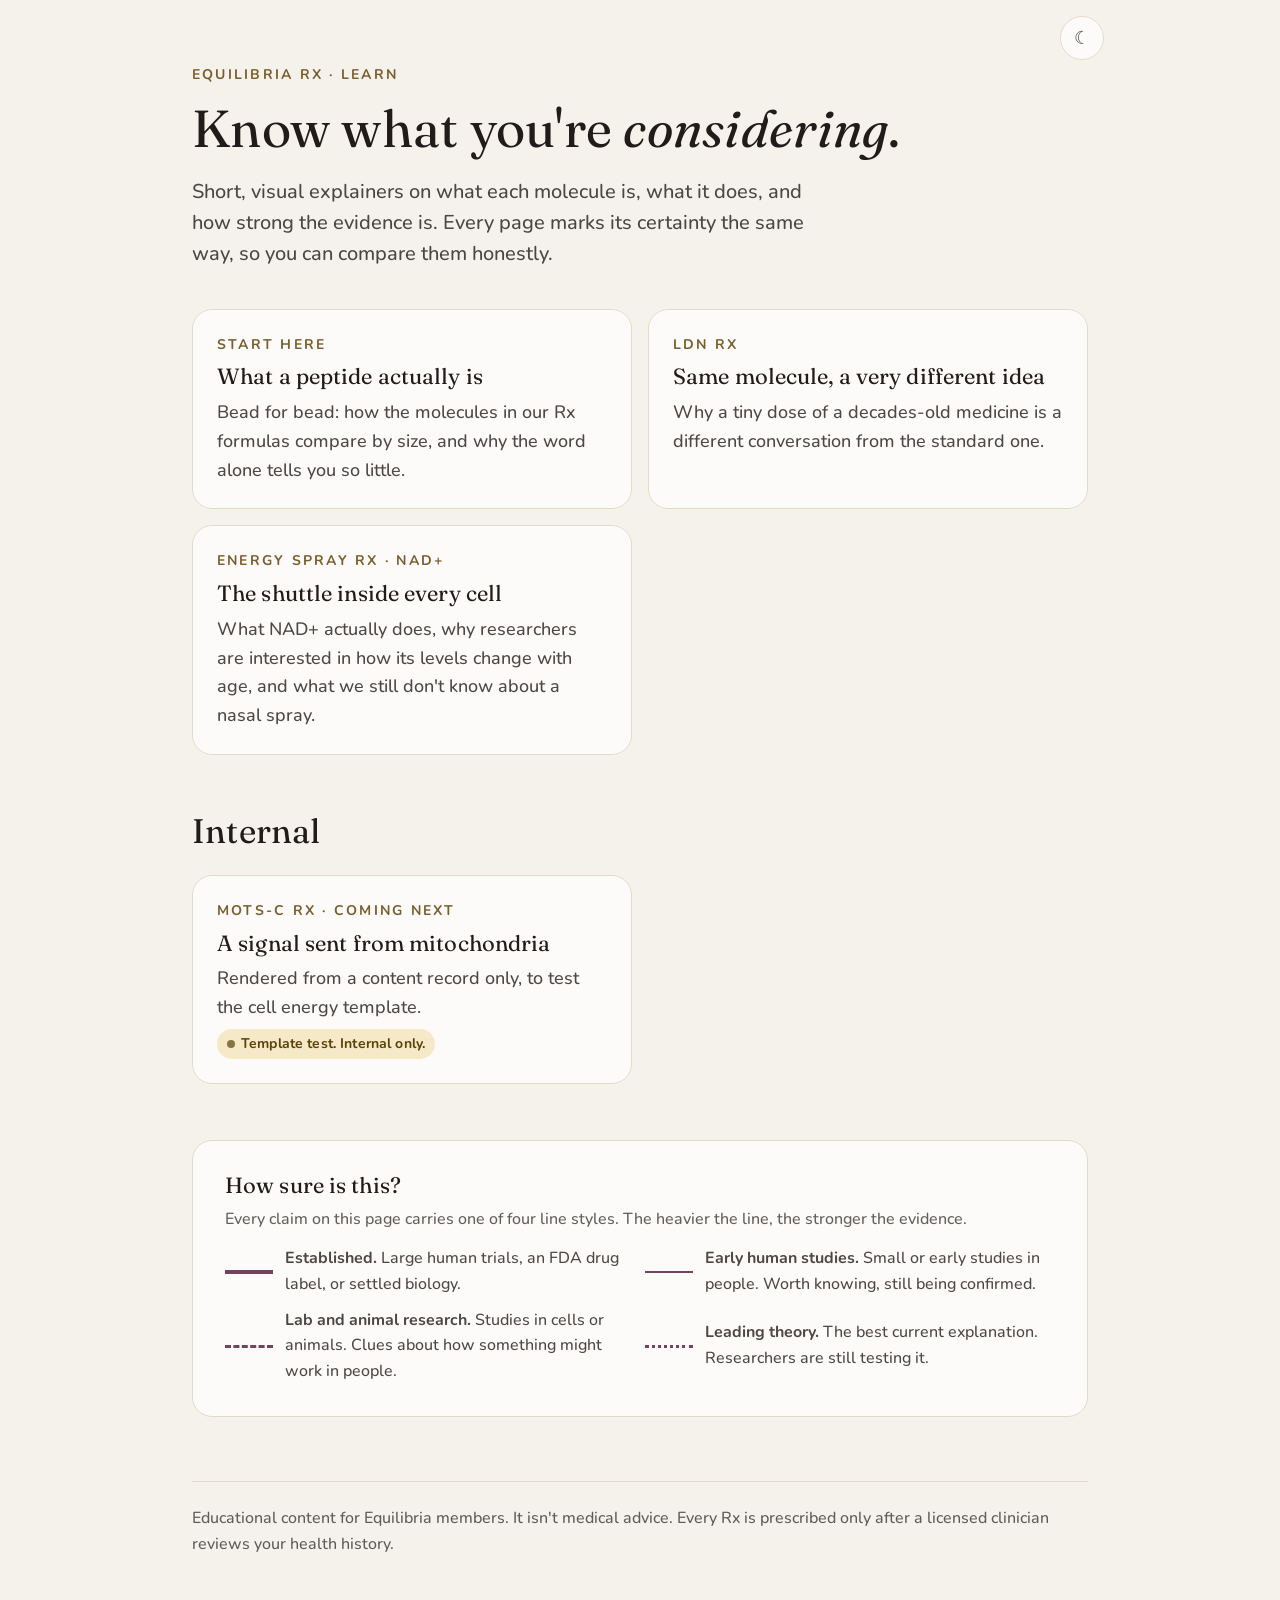
<file: rx/index.html>
<!DOCTYPE html>
<html lang="en">
<head>
<meta charset="UTF-8">
<meta name="viewport" content="width=device-width, initial-scale=1.0">
<title>Equilibria Rx Learn</title>
<link rel="preconnect" href="https://fonts.googleapis.com">
<link rel="preconnect" href="https://fonts.gstatic.com" crossorigin>
<link href="https://fonts.googleapis.com/css2?family=Fraunces:opsz,wght@9..144,400;9..144,500&family=Nunito:wght@500;600;700&display=swap" rel="stylesheet">
<script>
  (function () {
    try {
      var t = localStorage.getItem('eq-theme');
      if (t !== 'light' && t !== 'dark') t = matchMedia('(prefers-color-scheme: dark)').matches ? 'dark' : 'light';
      document.documentElement.setAttribute('data-theme', t);
    } catch (e) {}
  })();
</script>
<link rel="stylesheet" href="eq.css">
</head>
<body>
<div class="wrap">
  
  <button class="theme-toggle" type="button"></button>
  <main id="app" aria-live="polite"></main>
</div>
<script src="eq-body.js"></script>
<script src="eq.js"></script>
<script>EQ.hub();</script>
</body>
</html>
</file>
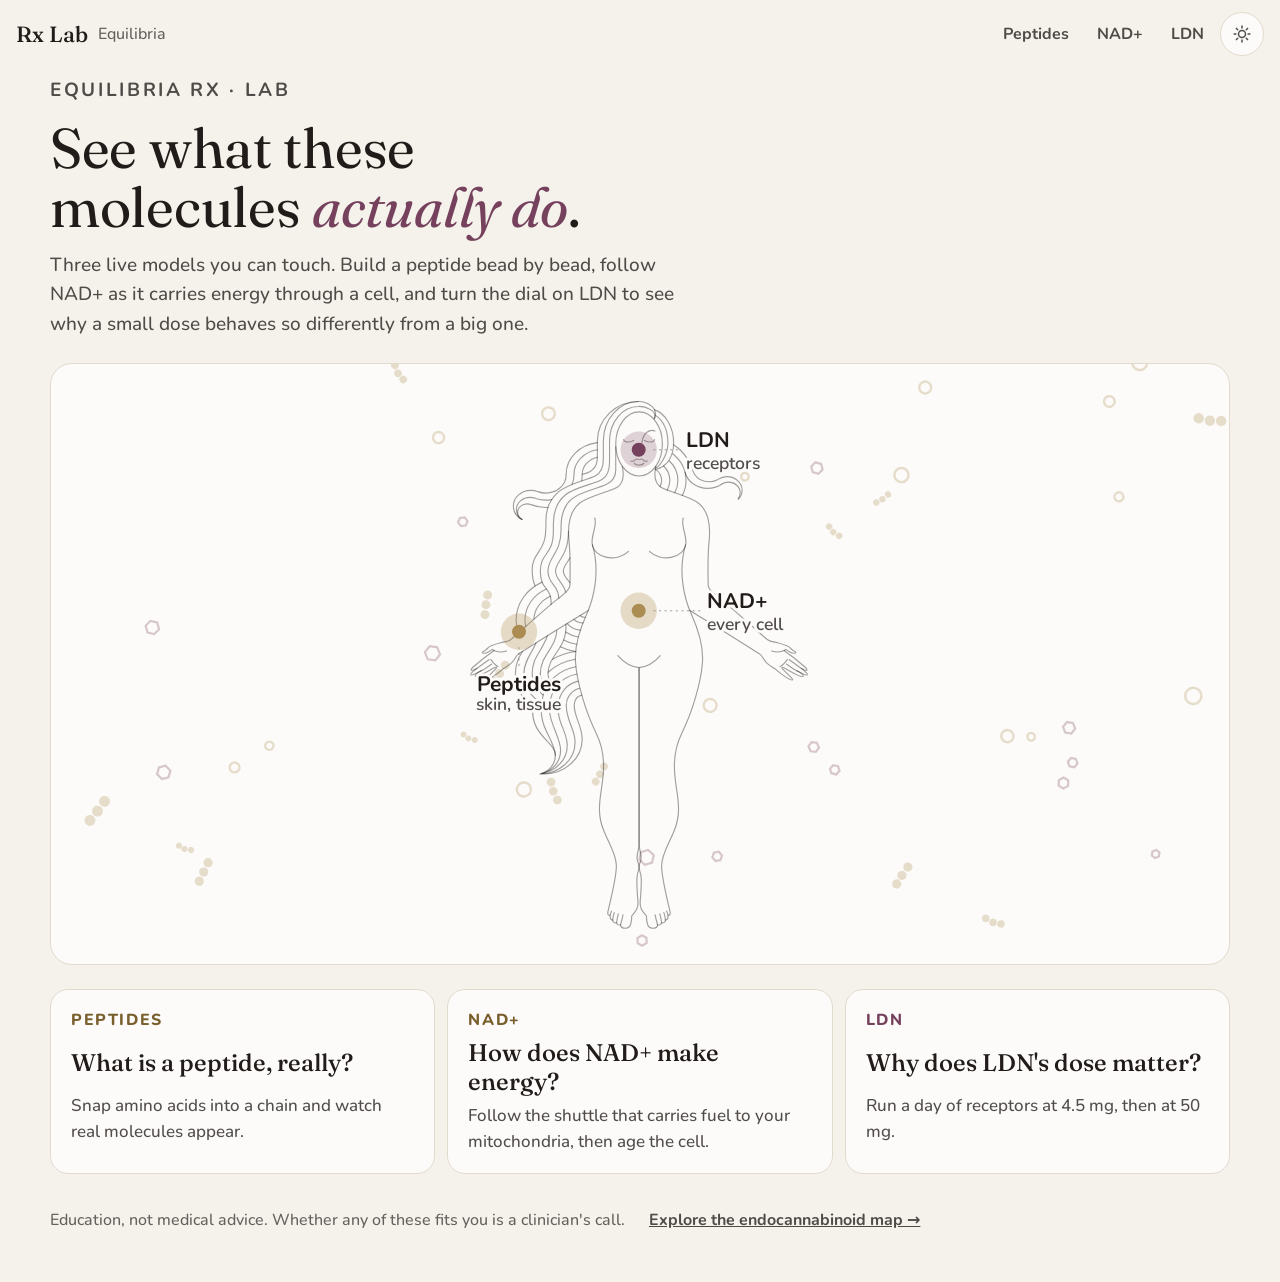
<file: rx/lab/index.html>
<!doctype html>
<html lang="en">
<head>
<meta charset="utf-8">
<meta name="viewport" content="width=device-width, initial-scale=1, viewport-fit=cover">
<title>Rx Lab</title>
<meta name="claude:viewport-fit-sides" content="cover">
<meta name="description" content="Three live models of how Equilibria Rx molecules work: peptides, NAD+ and low-dose naltrexone.">
<link rel="preconnect" href="https://fonts.googleapis.com">
<link rel="preconnect" href="https://fonts.gstatic.com" crossorigin>
<link rel="stylesheet" href="https://fonts.googleapis.com/css2?family=Fraunces:ital,opsz,wght@0,9..144,400;0,9..144,500;1,9..144,400&family=Nunito:wght@500;600;700;800&display=swap">
<script>
  (function () { try { var t = localStorage.getItem('eq-theme'); if (t === 'light' || t === 'dark') document.documentElement.setAttribute('data-theme', t); } catch (e) {} })();
</script>
<link rel="stylesheet" href="lab.css">
</head>
<body>

<header class="top">
  <a class="brand" href="#home"><b>Rx Lab</b><span>Equilibria</span></a>
  <nav aria-label="Experiences">
    <a class="navlink" href="#beads">Peptides</a>
    <a class="navlink" href="#spark">NAD+</a>
    <a class="navlink" href="#dial">LDN</a>
    <button class="icon-btn" id="themeBtn" type="button" aria-label="Switch light or dark theme">
      <svg viewBox="0 0 24 24" fill="none" stroke="currentColor" stroke-width="1.8" stroke-linecap="round"><circle cx="12" cy="12" r="4.2"/><path d="M12 2.5v2.2M12 19.3v2.2M2.5 12h2.2M19.3 12h2.2M5.3 5.3l1.6 1.6M17.1 17.1l1.6 1.6M5.3 18.7l1.6-1.6M17.1 6.9l1.6-1.6"/></svg>
    </button>
  </nav>
</header>

<!-- ================= HOME ================= -->
<main id="v-home" data-view="home" class="home">
  <div class="home-head">
    <p class="eyebrow">Equilibria Rx · Lab</p>
    <h1>See what these molecules <em>actually do</em>.</h1>
    <p>Three live models you can touch. Build a peptide bead by bead, follow NAD+ as it carries energy through a cell, and turn the dial on LDN to see why a small dose behaves so differently from a big one.</p>
  </div>
  <div class="home-stage">
    <canvas id="homeCanvas" aria-hidden="true"></canvas>
    <div class="figure-wrap">
      <svg id="figure" viewBox="-40 -24 566 800" role="img" aria-label="Line drawing of a woman with three glowing points: her head for LDN, her chest for NAD+, and her forearm for peptides.">
        <g id="figureBody"></g>
        <a class="hot p" href="#dial" aria-label="LDN at the receptor: open The Dial">
          <path class="lead" d="M262 70 L 300 70"/>
          <circle class="halo" cx="241" cy="70" r="26"/><circle class="core" cx="241" cy="70" r="10"/>
          <text x="308" y="66" paint-order="stroke" stroke="var(--panel)" stroke-width="8">LDN</text>
          <text class="sub" x="308" y="98" paint-order="stroke" stroke="var(--panel)" stroke-width="8">receptors</text>
        </a>
        <a class="hot" href="#spark" aria-label="NAD+ inside every cell: open The Spark">
          <path class="lead" d="M262 300 L 330 300"/>
          <circle class="halo" cx="241" cy="300" r="26"/><circle class="core" cx="241" cy="300" r="10"/>
          <text x="338" y="296" paint-order="stroke" stroke="var(--panel)" stroke-width="8">NAD+</text>
          <text class="sub" x="338" y="328" paint-order="stroke" stroke="var(--panel)" stroke-width="8">every cell</text>
        </a>
        <a class="hot" href="#beads" aria-label="Peptides in skin and tissue: open Bead by Bead">
          <path class="lead" d="M70 352 L 70 384"/>
          <circle class="halo" cx="70" cy="330" r="26"/><circle class="core" cx="70" cy="330" r="10"/>
          <text x="70" y="414" text-anchor="middle" paint-order="stroke" stroke="var(--panel)" stroke-width="8">Peptides</text>
          <text class="sub" x="70" y="442" text-anchor="middle" paint-order="stroke" stroke="var(--panel)" stroke-width="8">skin, tissue</text>
        </a>
      </svg>
    </div>
  </div>
  <div class="doors">
    <a class="door" href="#beads"><span class="k">Peptides</span><span class="q">What is a peptide, really?</span><span class="a">Snap amino acids into a chain and watch real molecules appear.</span></a>
    <a class="door" href="#spark"><span class="k">NAD+</span><span class="q">How does NAD+ make energy?</span><span class="a">Follow the shuttle that carries fuel to your mitochondria, then age the cell.</span></a>
    <a class="door p" href="#dial"><span class="k">LDN</span><span class="q">Why does LDN's dose matter?</span><span class="a">Run a day of receptors at 4.5 mg, then at 50 mg.</span></a>
  </div>
  <div class="home-foot">
    <span>Education, not medical advice. Whether any of these fits you is a clinician's call.</span>
    <a id="ecsLink" href="../../index.html">Explore the endocannabinoid map →</a>
  </div>
</main>

<!-- ================= BEADS ================= -->
<main id="v-beads" data-view="beads" class="exp" hidden>
  <div class="head">
    <p class="eyebrow">Peptides</p>
    <h1>Bead by Bead</h1>
    <p>Every peptide is a short string of amino acids. Build one and you'll never wonder again.</p>
  </div>
  <div class="stage short" id="beadStage">
    <canvas id="beadCanvas" aria-label="A chain of amino acid beads you can build and drag." role="img"></canvas>
    <p class="hint" id="beadHint">Drag the chain, or add beads below</p>
    <p class="tag">Toy physics, real sequences</p>
  </div>
  <aside class="rail">
    <div class="caption" id="beadCap" aria-live="polite"></div>
    <div class="ctl first-m">
      <div class="ctl-label"><span>Add an amino acid</span><output id="beadCount">3 / 40</output></div>
      <div class="tray" id="tray"></div>
      <div class="legend">
        <span><i style="background:var(--gold)"></i>Water-shy</span>
        <span><i style="box-shadow:inset 0 0 0 2px var(--stroke)"></i>Water-loving</span>
        <span><i style="background:var(--plum)"></i>Charged +</span>
        <span><i style="background:var(--olive)"></i>Charged −</span>
      </div>
      <div class="btn-row">
        <button class="btn" id="bUndo" type="button">Undo</button>
        <button class="btn" id="bClear" type="button">Clear</button>
        <button class="btn" id="bFold" type="button" aria-pressed="false">Let it fold</button>
        <button class="btn solid" id="bLine" type="button" aria-pressed="false">Line them up</button>
      </div>
    </div>
    <div class="ctl">
      <span class="ctl-label">Build a real one</span>
      <div class="btn-row" id="presets"></div>
    </div>
    <div class="ctl">
      <span class="try-h">Try this</span>
      <ul class="try">
        <li id="t-kpv">Build KPV: tap K, then P, then V</li>
        <li id="t-ghk">Build GHK and watch for copper</li>
        <li id="t-fold">Fold a chain longer than 12 beads</li>
        <li id="t-line">Line yours up against a protein</li>
      </ul>
    </div>
    <details class="sources">
      <summary>Sources</summary>
      <ol>
        <li><a href="https://pmc.ncbi.nlm.nih.gov/articles/PMC2431115/" target="_blank" rel="noopener">KPV as the last three amino acids of alpha-MSH (review)</a></li>
        <li><a href="https://pmc.ncbi.nlm.nih.gov/articles/PMC3359723/" target="_blank" rel="noopener">GHK and its copper complex, first isolated in 1973 (Pickart, review)</a></li>
        <li><a href="https://pmc.ncbi.nlm.nih.gov/articles/PMC2689929/" target="_blank" rel="noopener">Oxytocin: nine amino acids with a cysteine bridge (review)</a></li>
        <li><a href="https://pmc.ncbi.nlm.nih.gov/articles/PMC13210877/" target="_blank" rel="noopener">BPC-157 sequence and regulatory status</a> and <a href="https://pubmed.ncbi.nlm.nih.gov/40756949/" target="_blank" rel="noopener">a 2025 systematic review: 35 of 36 studies were in animals</a></li>
        <li><a href="https://pmc.ncbi.nlm.nih.gov/articles/PMC4350682/" target="_blank" rel="noopener">MOTS-c: 16 amino acids coded in mitochondrial DNA (Lee 2015)</a></li>
        <li><a href="https://www.rxlist.com/vyleesi-drug.htm" target="_blank" rel="noopener">PT-141 (bremelanotide): 7 building blocks in a ring, prescribing information</a></li>
        <li><a href="https://globalrph.com/rx-list/mounjaro-drug/" target="_blank" rel="noopener">Tirzepatide: 39 amino acids, prescribing information</a></li>
        <li><a href="https://www.ncbi.nlm.nih.gov/books/NBK278938/" target="_blank" rel="noopener">Insulin: 51 amino acids in two chains</a></li>
        <li><a href="https://www.uniprot.org/uniprotkb/P02768/entry" target="_blank" rel="noopener">Albumin: 585 amino acids (UniProt P02768)</a></li>
        <li><a href="https://www.govinfo.gov/content/pkg/FR-2020-02-21/html/2020-03505.htm" target="_blank" rel="noopener">FDA rule: more than 40 amino acids is a protein (85 FR 10057)</a></li>
        <li>Weights: <a href="https://pubchem.ncbi.nlm.nih.gov/compound/5360515" target="_blank" rel="noopener">naltrexone 341</a> and <a href="https://pubchem.ncbi.nlm.nih.gov/compound/5892" target="_blank" rel="noopener">NAD+ 663</a>, against BPC-157's 1,419.5 over 15 beads (about 95 each).</li>
      </ol>
      <p class="fine">Folding here is a toy model: real proteins fold in three dimensions into one precise shape.</p>
    </details>
      <a class="next" href="#spark"><span>Next: how NAD+ makes energy</span>The Spark →</a>
  </aside>
</main>

<!-- ================= SPARK ================= -->
<main id="v-spark" data-view="spark" class="exp" hidden>
  <div class="head">
    <p class="eyebrow">NAD+</p>
    <h1>The Spark</h1>
    <p>NAD+ is a shuttle that carries energy inside every cell you have. Watch it work, then age the cell.</p>
  </div>
  <div class="stage" id="sparkStage">
    <canvas id="sparkCanvas" role="img" aria-label="A cell with NAD+ shuttles carrying electrons from fuel to a mitochondrion, which gives off sparks of energy."></canvas>
    <p class="hint">Tap anything to see what it is</p>
    <p class="tag">Simplified model</p>
  </div>
  <aside class="rail">
    <div class="caption" id="sparkCap" aria-live="polite"></div>
    <div class="ctl first-m">
      <label class="ctl-label" for="age"><span>Age of the cell</span><output id="ageOut">35</output></label>
      <input type="range" id="age" min="30" max="75" step="1" value="35">
      <div class="ticks" aria-hidden="true"><span>30</span><span>45</span><span>60</span><span>75</span></div>
      <small>In this model, age turns up CD38, an enzyme that breaks NAD+ apart. That's the direction mouse studies point to.</small>
    </div>
    <div class="ctl">
      <div class="ctl-label"><span>Energy output</span><output id="energyOut">100%</output></div>
      <canvas id="sparkLine" style="width:100%;height:64px" aria-hidden="true"></canvas>
      <small id="poolOut">36 NAD+ shuttles in the cell</small>
    </div>
    <div class="btn-row">
      <button class="btn solid" id="topUp" type="button">Add NAD+ from outside</button>
      <button class="btn" id="sparkPause" type="button" aria-pressed="false">Pause</button>
    </div>
    <div class="legend">
      <span><i style="box-shadow:inset 0 0 0 3px var(--gold)"></i>NAD+, empty</span>
      <span><i style="background:var(--plum)"></i>NADH, carrying electrons</span>
      <span><i style="background:var(--olive);border-radius:3px;transform:rotate(45deg) scale(.8)"></i>Fuel</span>
      <span><i style="background:var(--grey)"></i>Spent pieces</span>
    </div>
    <div class="ctl">
      <span class="try-h">Try this</span>
      <ul class="try">
        <li id="t-tap">Tap a glowing shuttle</li>
        <li id="t-age">Slide the age past 60</li>
        <li id="t-top">Add NAD+ from outside and watch what happens</li>
      </ul>
    </div>
    <details class="sources">
      <summary>Sources</summary>
      <ol>
        <li><a href="https://pubmed.ncbi.nlm.nih.gov/33353981/" target="_blank" rel="noopener">NAD+ as the electron carrier at the center of energy metabolism, and its use by sirtuins, PARPs and CD38 (Covarrubias 2021, review)</a></li>
        <li><a href="https://www.cell.com/cell-metabolism/fulltext/S1550-4131(16)30244-3" target="_blank" rel="noopener">CD38 rises with age and drives NAD+ decline, in mice (Camacho-Pereira 2016)</a></li>
        <li><a href="https://pmc.ncbi.nlm.nih.gov/articles/PMC3407129/" target="_blank" rel="noopener">Lower NAD+ at older ages in human skin, one study of 49 people (Massudi 2012)</a></li>
        <li><a href="https://pmc.ncbi.nlm.nih.gov/articles/PMC8747183/" target="_blank" rel="noopener">Is the human decline universal? An open question (2021 review)</a></li>
        <li><a href="https://www.nature.com/articles/ncomms12948" target="_blank" rel="noopener">Precursors raise blood NAD+ in small human trials (Trammell 2016</a>; <a href="https://www.nature.com/articles/s41467-018-03421-7" target="_blank" rel="noopener">Martens 2018)</a></li>
        <li><a href="https://pubmed.ncbi.nlm.nih.gov/41083806/" target="_blank" rel="noopener">Human benefits so far are limited (Nature Metabolism 2025, review)</a></li>
        <li><a href="https://www.imrpress.com/journal/fbl/12/7/10.2741/2267" target="_blank" rel="noopener">Nasal NAD+ raised brain NAD+ in rats; no human studies found (Ying 2007)</a></li>
      </ol>
      <p class="fine">The shuttle counts, rates and energy meter are an illustration of direction, not measured amounts.</p>
    </details>
      <a class="next" href="#dial"><span>Next: why LDN's dose matters</span>The Dial →</a>
  </aside>
</main>

<!-- ================= DIAL ================= -->
<main id="v-dial" data-view="dial" class="exp" hidden>
  <div class="head">
    <p class="eyebrow">LDN · low-dose naltrexone</p>
    <h1>The Dial</h1>
    <p>Same molecule, very different day. Turn the dose and watch your receptors.</p>
  </div>
  <div class="stage tall" id="dialStage">
    <canvas id="dialCanvas" role="img" aria-label="Opioid receptors on a nerve cell, with endorphins and naltrexone molecules, above a 24-hour chart of how many receptors are blocked."></canvas>
    <p class="hint">Drag a molecule onto a receptor</p>
    <p class="tag">Illustration, not measured data</p>
  </div>
  <aside class="rail">
    <div class="caption" id="dialCap" aria-live="polite"></div>
    <div class="ctl first-m">
      <div class="ctl-label"><span>Daily dose</span><output id="blockOut">72% blocked now</output></div>
      <div class="seg" id="doseSeg" role="group" aria-label="Daily dose">
        <button type="button" data-dose="0" aria-pressed="false">Off</button>
        <button type="button" data-dose="1" aria-pressed="false">1 mg</button>
        <button type="button" data-dose="4.5" aria-pressed="true">4.5 mg</button>
        <button type="button" class="p" data-dose="50" aria-pressed="false">50 mg</button>
      </div>
      <p class="readout" id="hoursOut">Mostly blocked about 10 of 24 hours</p>
      <small>In studies, LDN usually means 1 to 5 mg a day, most often 4.5 mg. 50 mg is the dose on the FDA label.</small>
    </div>
    <div class="ctl">
      <div class="ctl-label"><span>Clock, after a bedtime dose</span><output id="clockOut">10:00 pm</output></div>
      <div class="btn-row">
        <button class="btn" id="dialPlay" type="button" aria-pressed="true">Pause the day</button>
      </div>
      <small>Drag along the chart to move through the day. The shaded band is 10 pm to 6 am, while you sleep.</small>
    </div>
    <div class="legend">
      <span><i style="background:var(--gold)"></i>Your endorphins</span>
      <span><i style="box-shadow:inset 0 0 0 3px var(--plum)"></i>Naltrexone</span>
      <span><i style="background:var(--plum);border-radius:3px"></i>Receptors blocked</span>
      <span><i style="border-radius:0;height:0;border-top:3px dotted var(--gold-ink)"></i>Your own signal (theory)</span>
    </div>
    <div class="ctl">
      <span class="try-h">Try this</span>
      <ul class="try">
        <li id="t-45">Run the day at 4.5 mg</li>
        <li id="t-50">Switch to 50 mg and compare</li>
        <li id="t-drag">Drag a molecule onto a receptor</li>
      </ul>
    </div>
    <p class="fine">Human studies of LDN are small, and some early results didn't hold up in larger trials. A second idea, from lab and animal work: naltrexone may also quiet immune cells in the brain through a different receptor, TLR4. Because it blocks opioid receptors, naltrexone isn't combined with opioid pain medicine. A licensed clinician decides whether it fits you, and at what strength.</p>
    <details class="sources">
      <summary>Sources</summary>
      <ol>
        <li><a href="https://dailymed.nlm.nih.gov/dailymed/drugInfo.cfm?setid=5f256d4f-4509-87c7-e053-2a91aa0a79ef" target="_blank" rel="noopener">Naltrexone label: blocks opioid receptors; 50 mg tablets; half-lives of 4 and 13 hours</a></li>
        <li><a href="https://dailymed.nlm.nih.gov/dailymed/drugInfo.cfm?setid=adb7c4dc-221a-4d91-9687-0d78913a92ad" target="_blank" rel="noopener">Naltrexone label: not used with opioid pain medicine</a></li>
        <li><a href="https://pmc.ncbi.nlm.nih.gov/articles/PMC6313374/" target="_blank" rel="noopener">LDN defined as 1 to 5 mg a day (Toljan and Vrooman 2018, review)</a></li>
        <li><a href="https://onlinelibrary.wiley.com/doi/abs/10.1002/art.37734" target="_blank" rel="noopener">4.5 mg a day, taken at bedtime, in a 2013 crossover trial (Younger 2013)</a></li>
        <li><a href="https://repositorio.ufc.br/ri/bitstream/riufc/19251/1/2016_art_fcmoura.pdf" target="_blank" rel="noopener">The rebound theory: a short block may raise endorphins and receptors (2016 review)</a></li>
        <li><a href="https://pmc.ncbi.nlm.nih.gov/articles/PMC3962576/" target="_blank" rel="noopener">The TLR4 immune-cell idea, from lab work (Younger 2014, review)</a></li>
        <li><a href="https://link.springer.com/article/10.1007/s12325-026-03612-5" target="_blank" rel="noopener">Small trials and mixed results across 105 studies (Gouda 2026, review)</a></li>
      </ol>
      <p class="fine">The block curve uses the label's 4-hour and 13-hour half-lives in a simple model. Its height and the endorphin line are conceptual, not pharmacokinetic data.</p>
    </details>
      <a class="next" href="../../index.html"><span>Next: the endocannabinoid map</span>ECS map →</a>
  </aside>
</main>

<script src="../eq-body.js"></script>
<script src="lab.js"></script>
<script src="home.js"></script>
<script src="beads.js"></script>
<script src="spark.js"></script>
<script src="dial.js"></script>
<script>Lab.boot();</script>
</body>
</html>
</file>
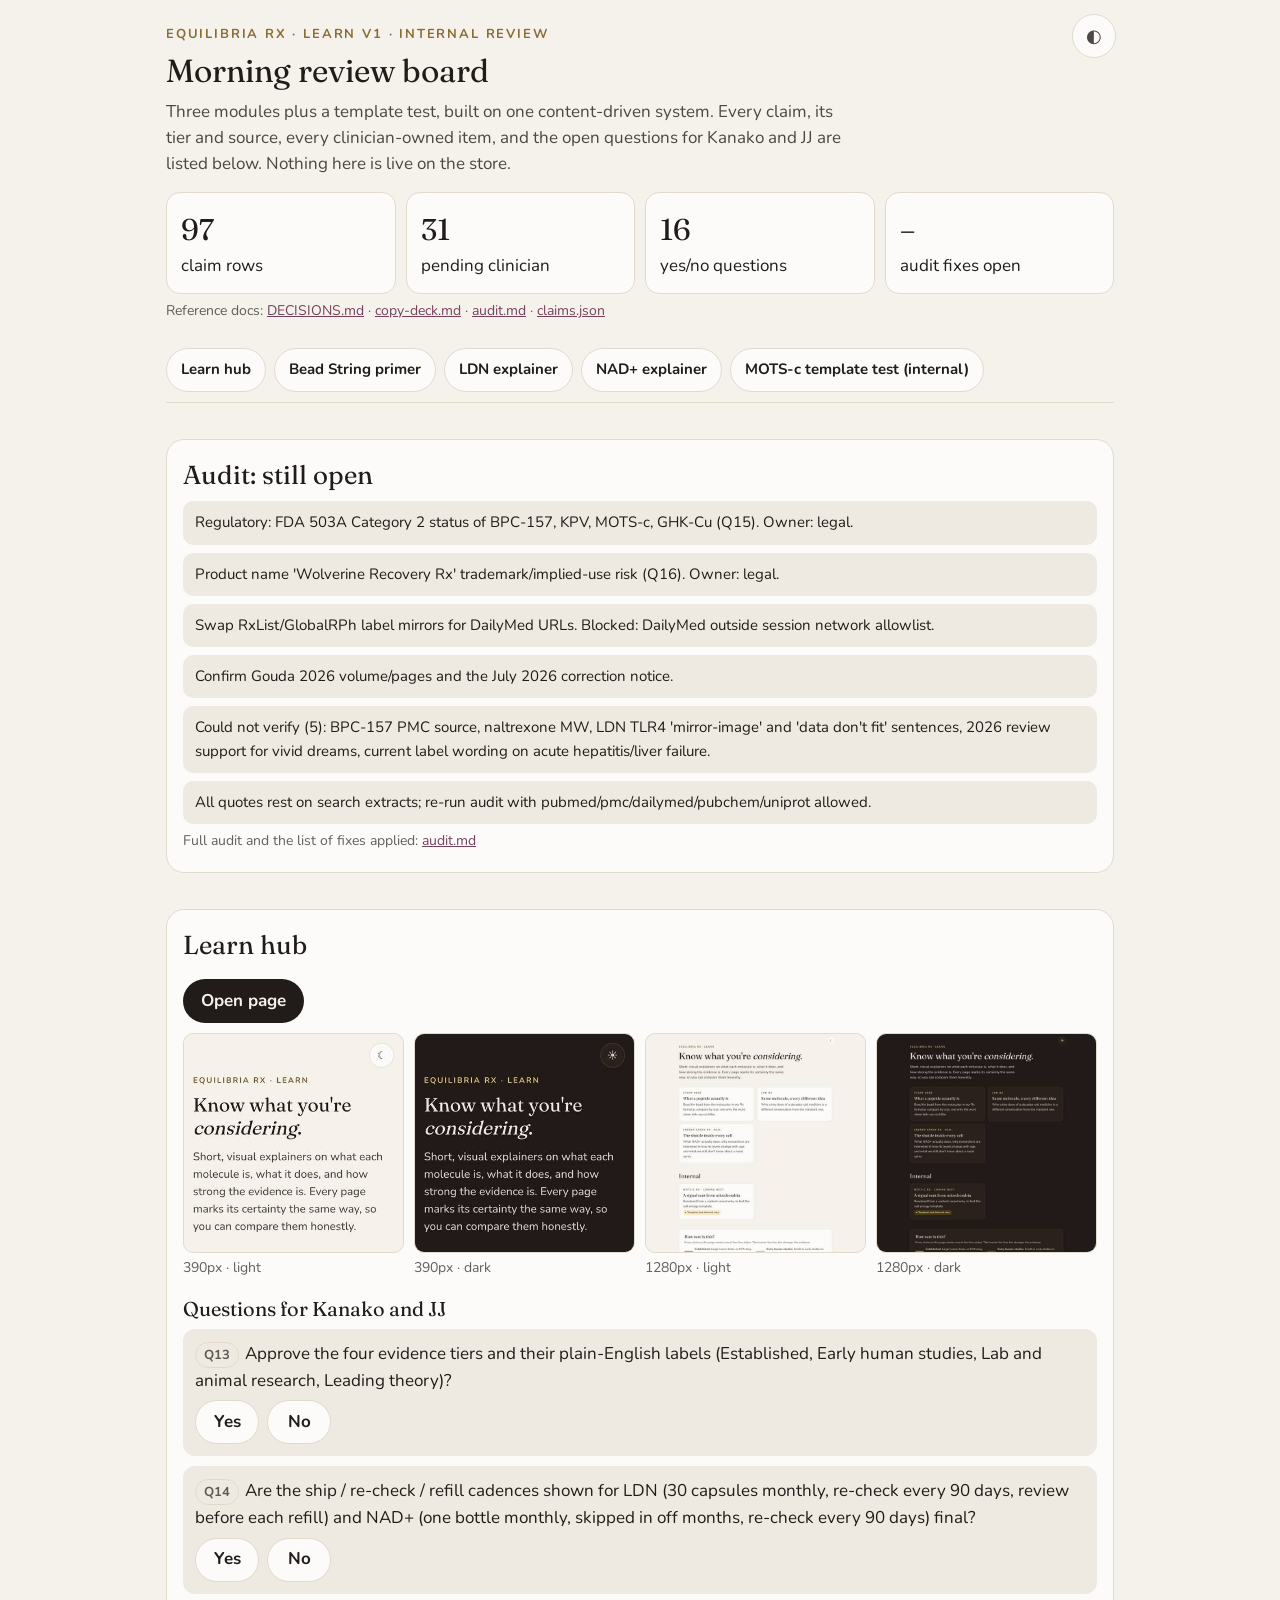
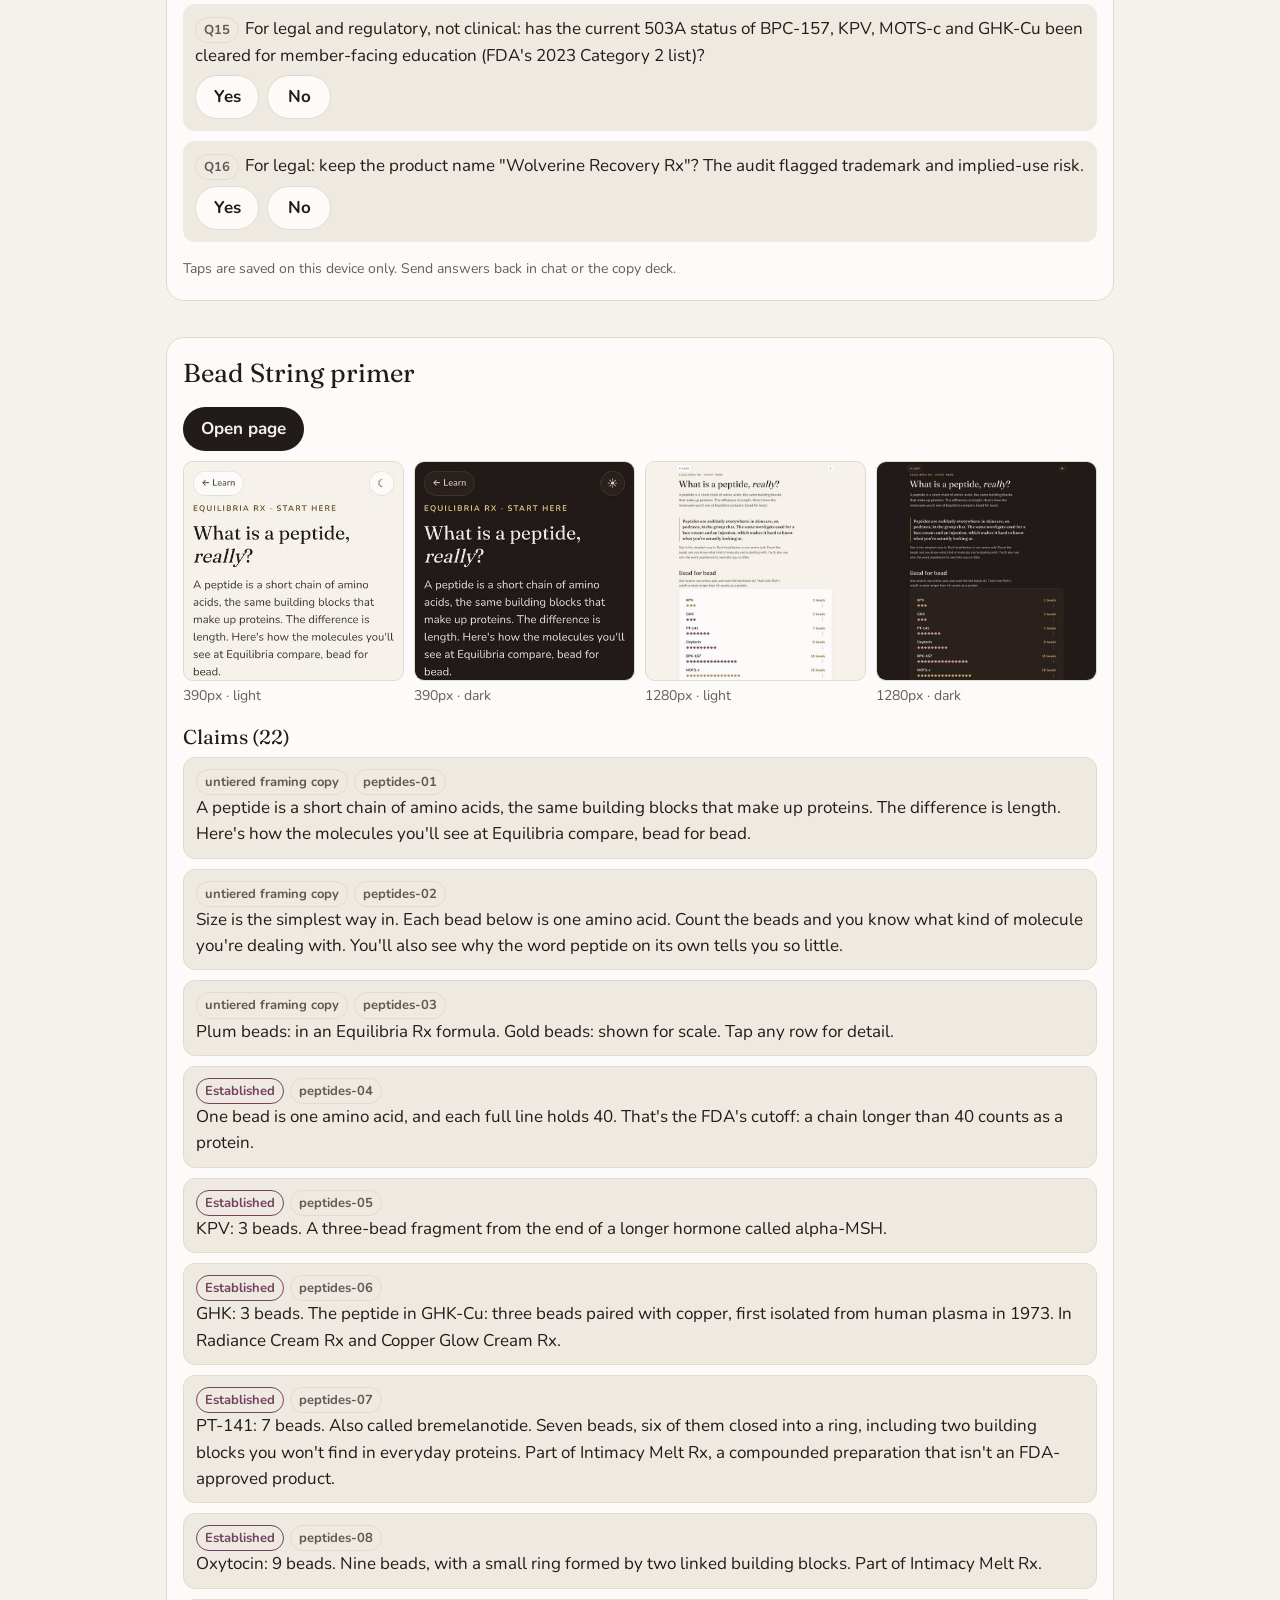
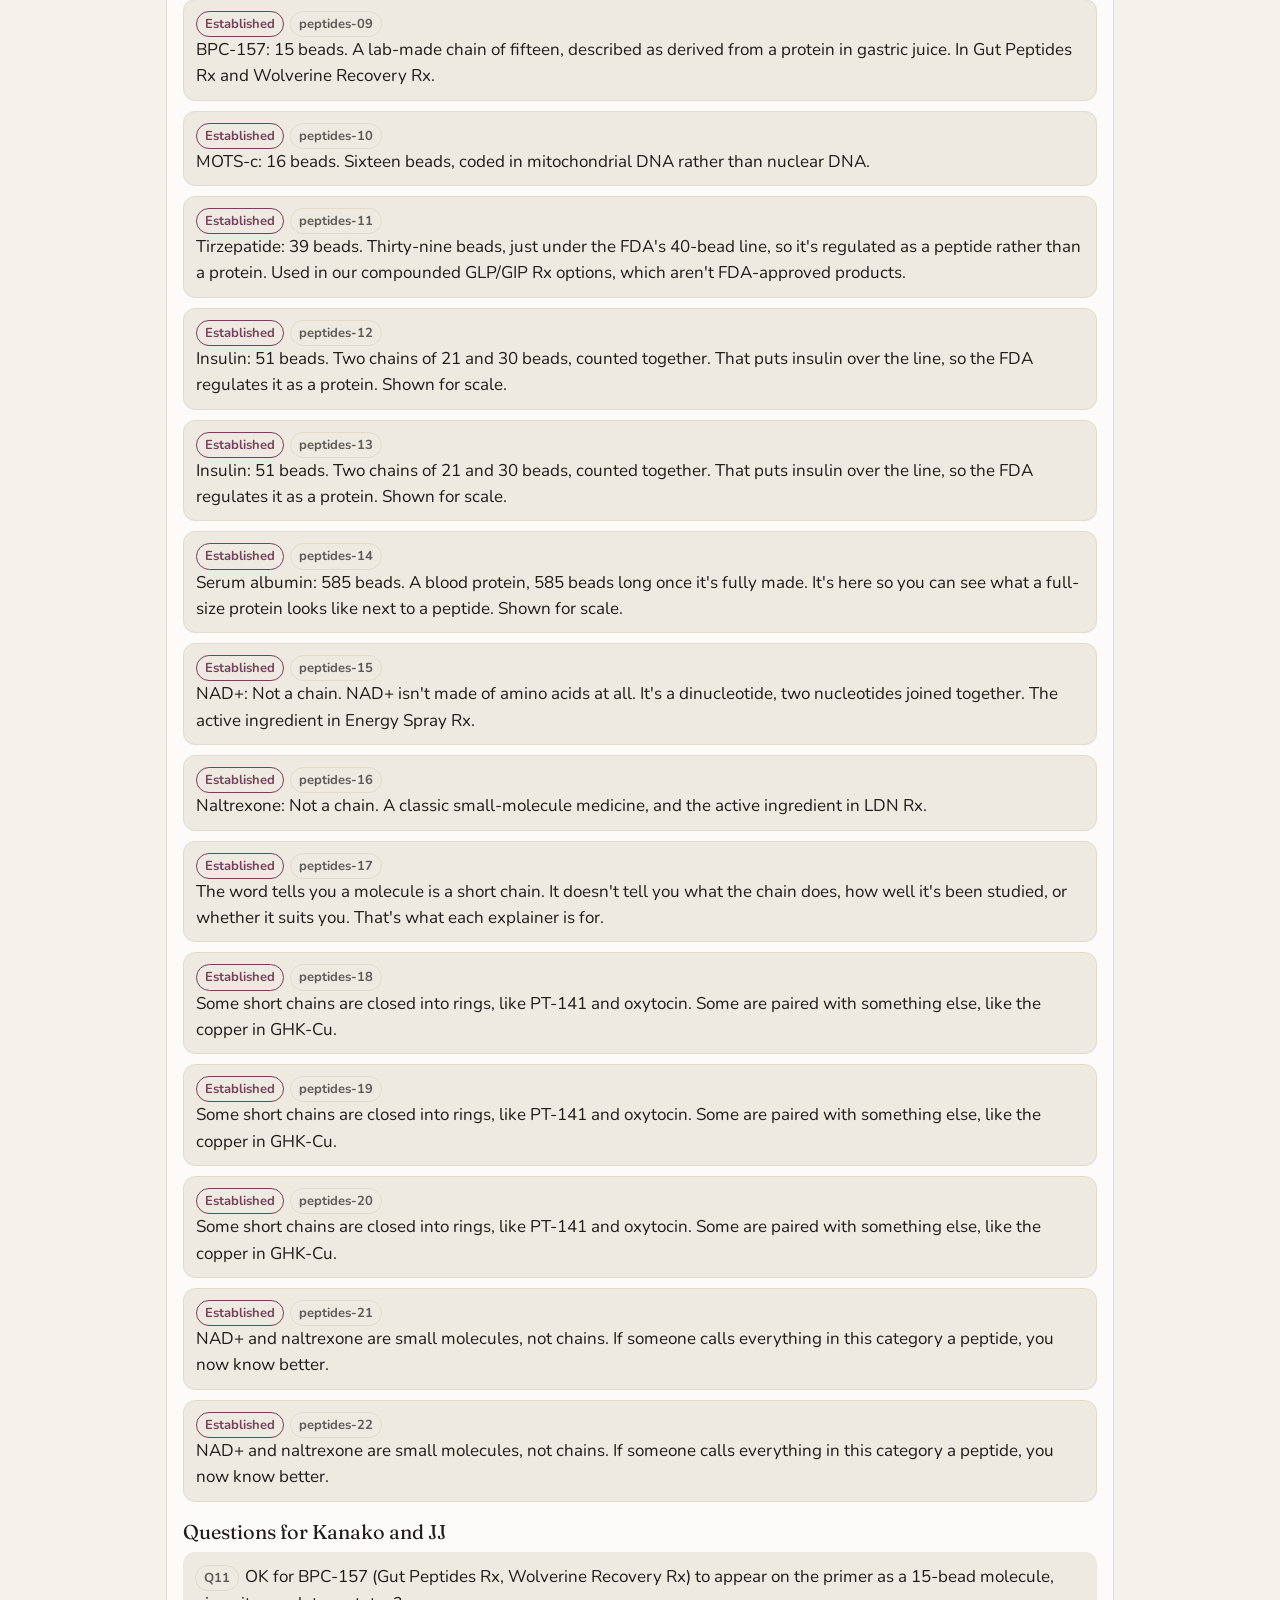
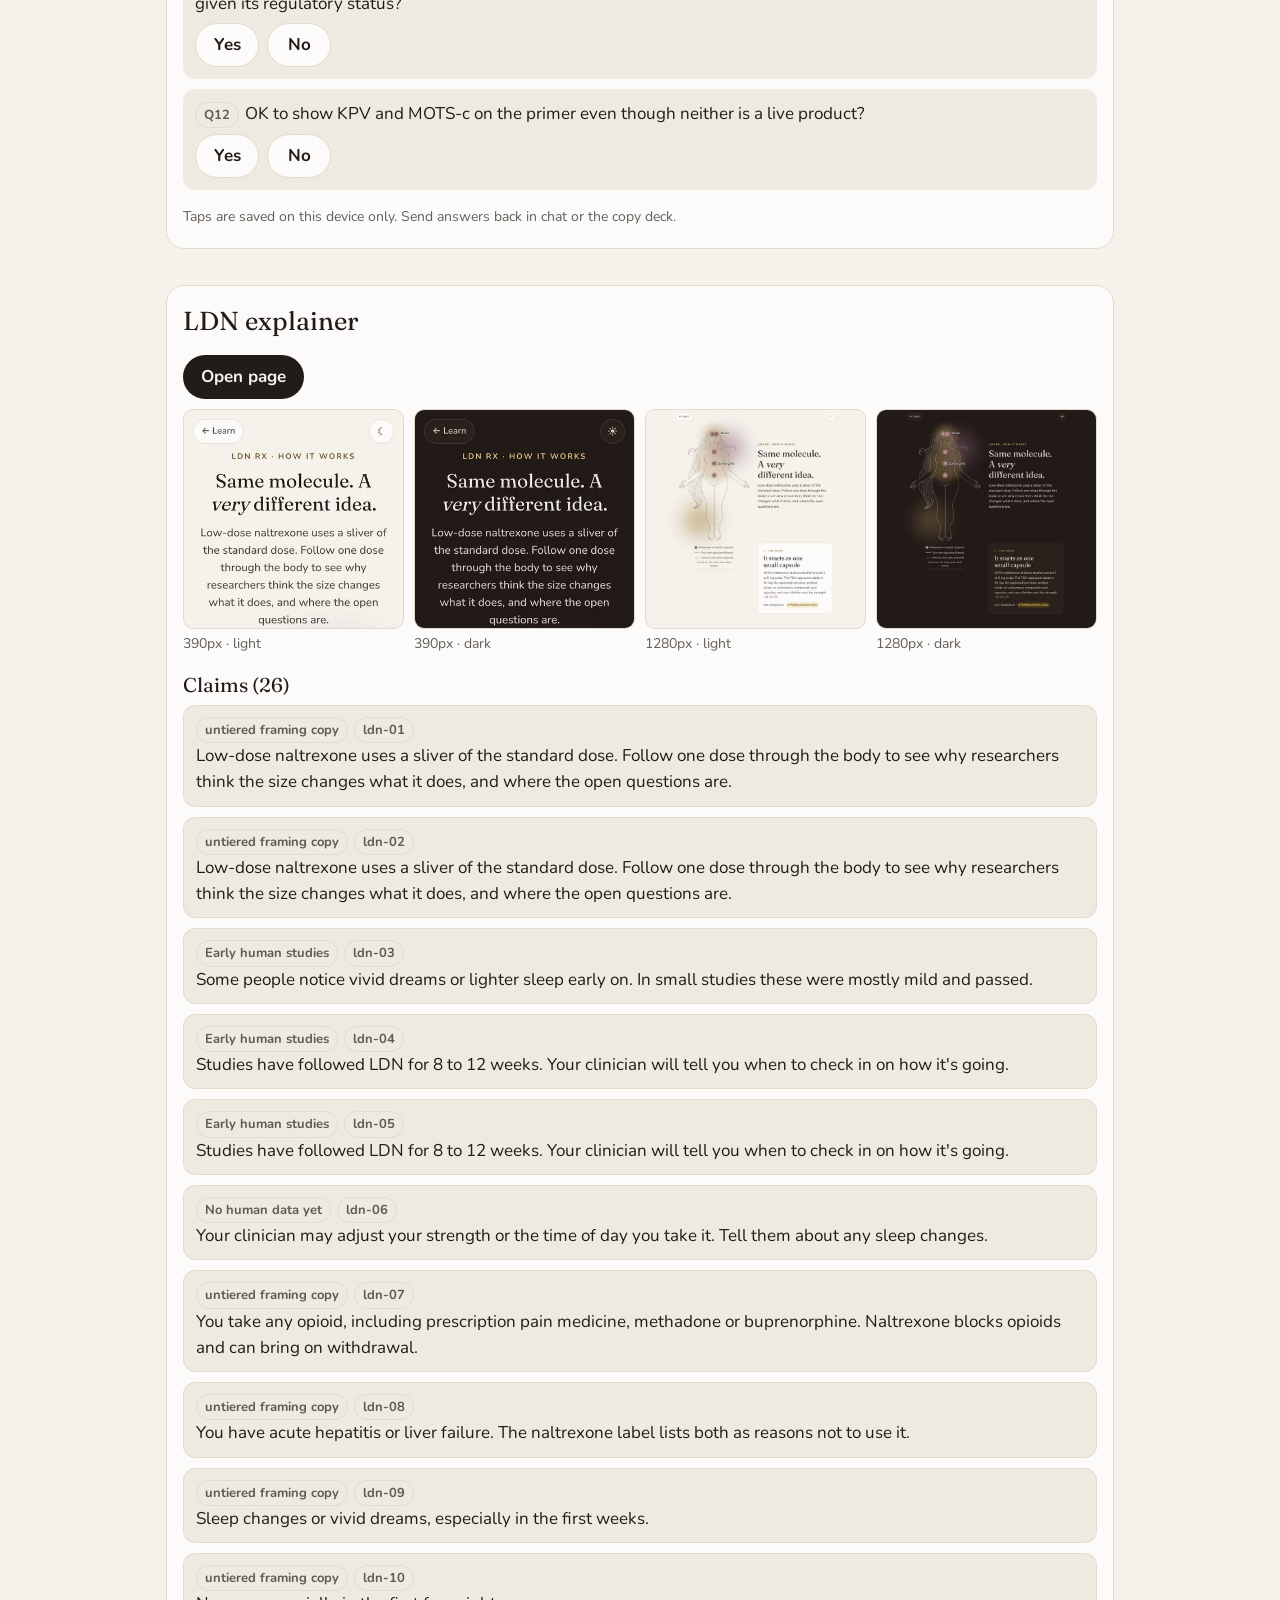
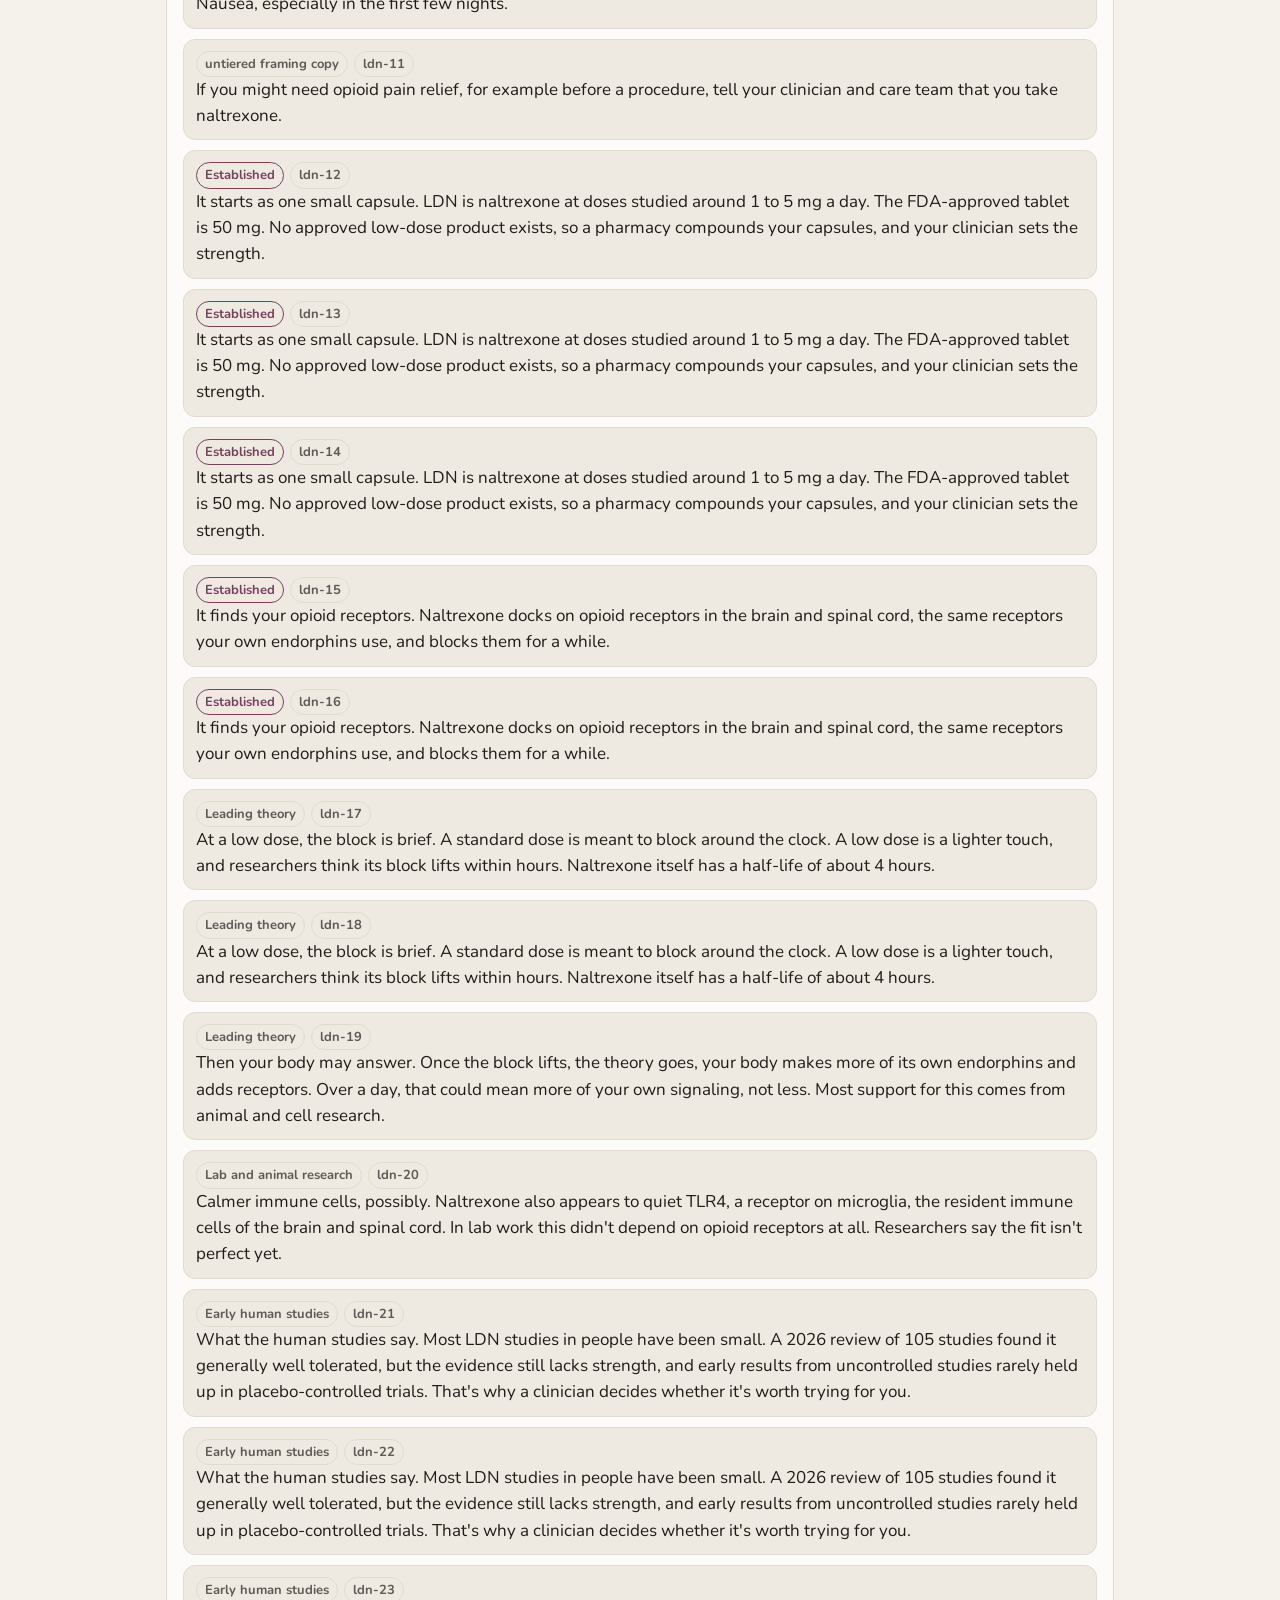
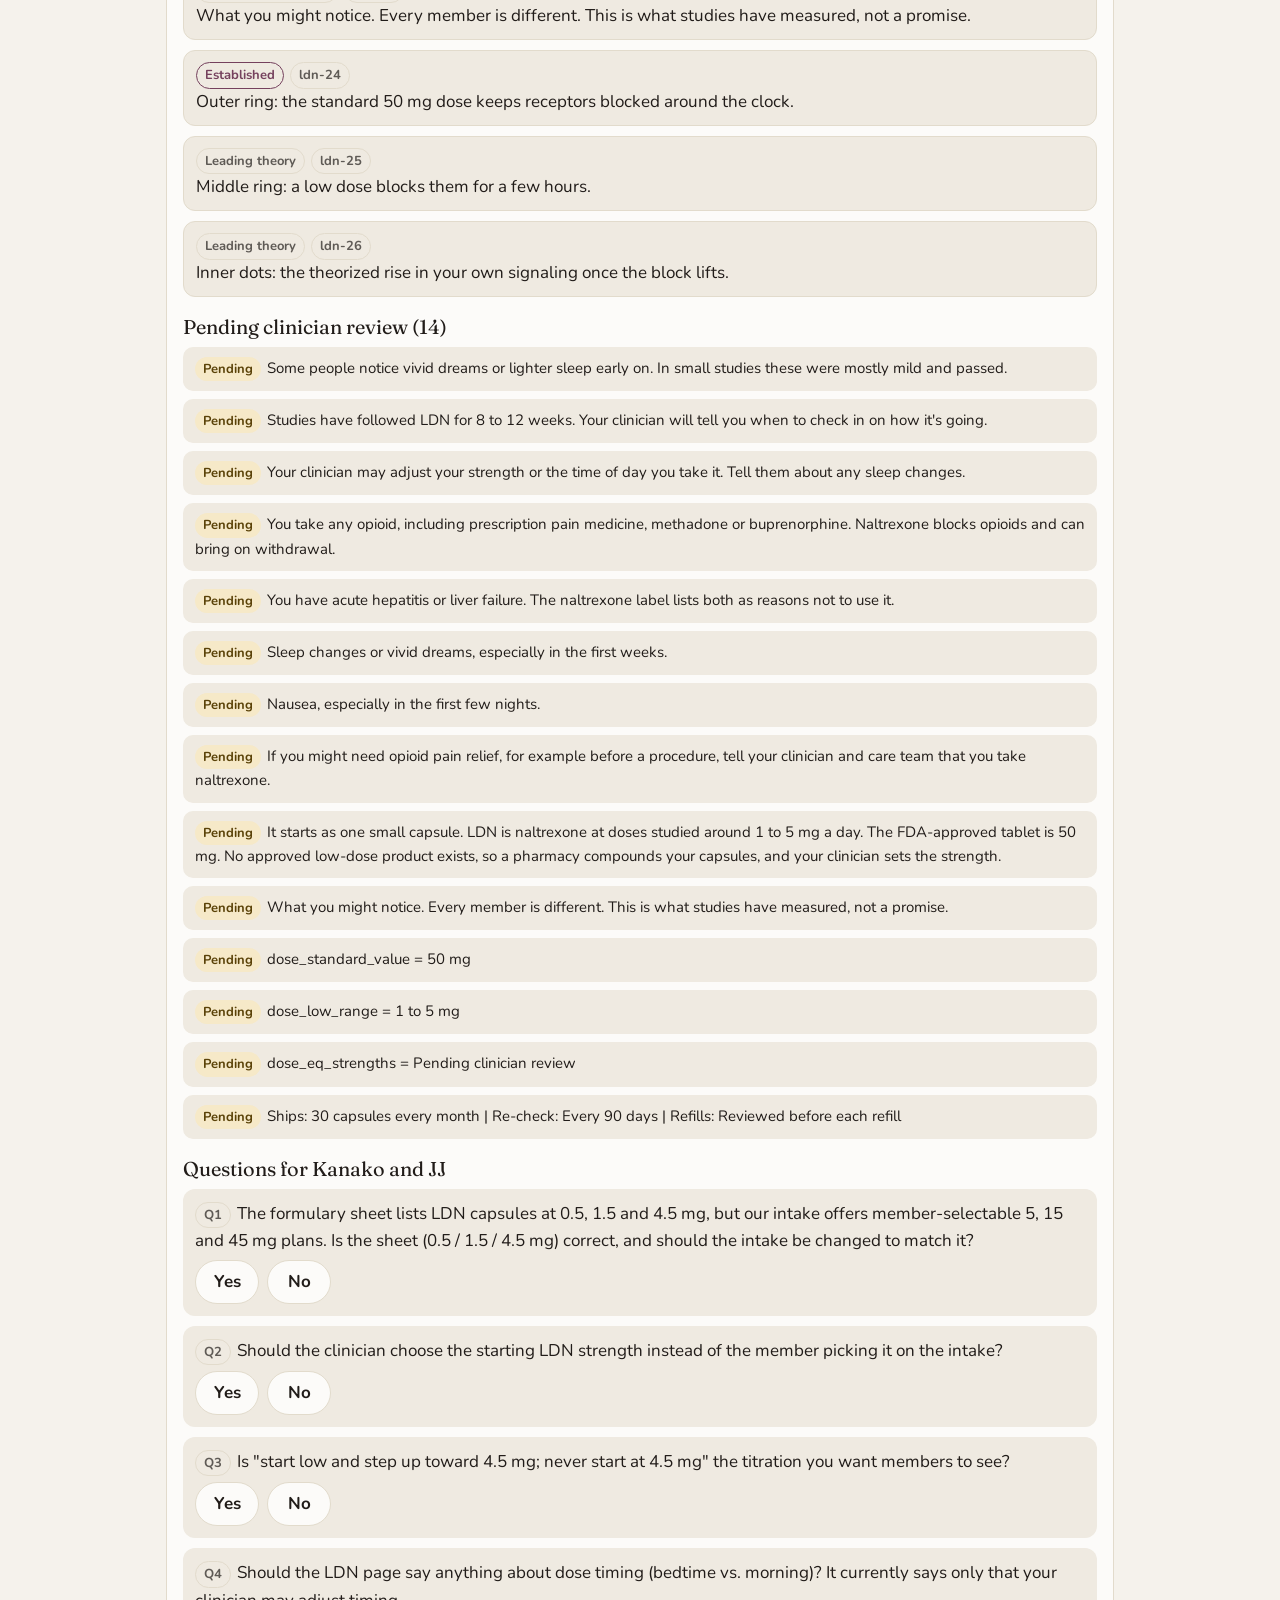
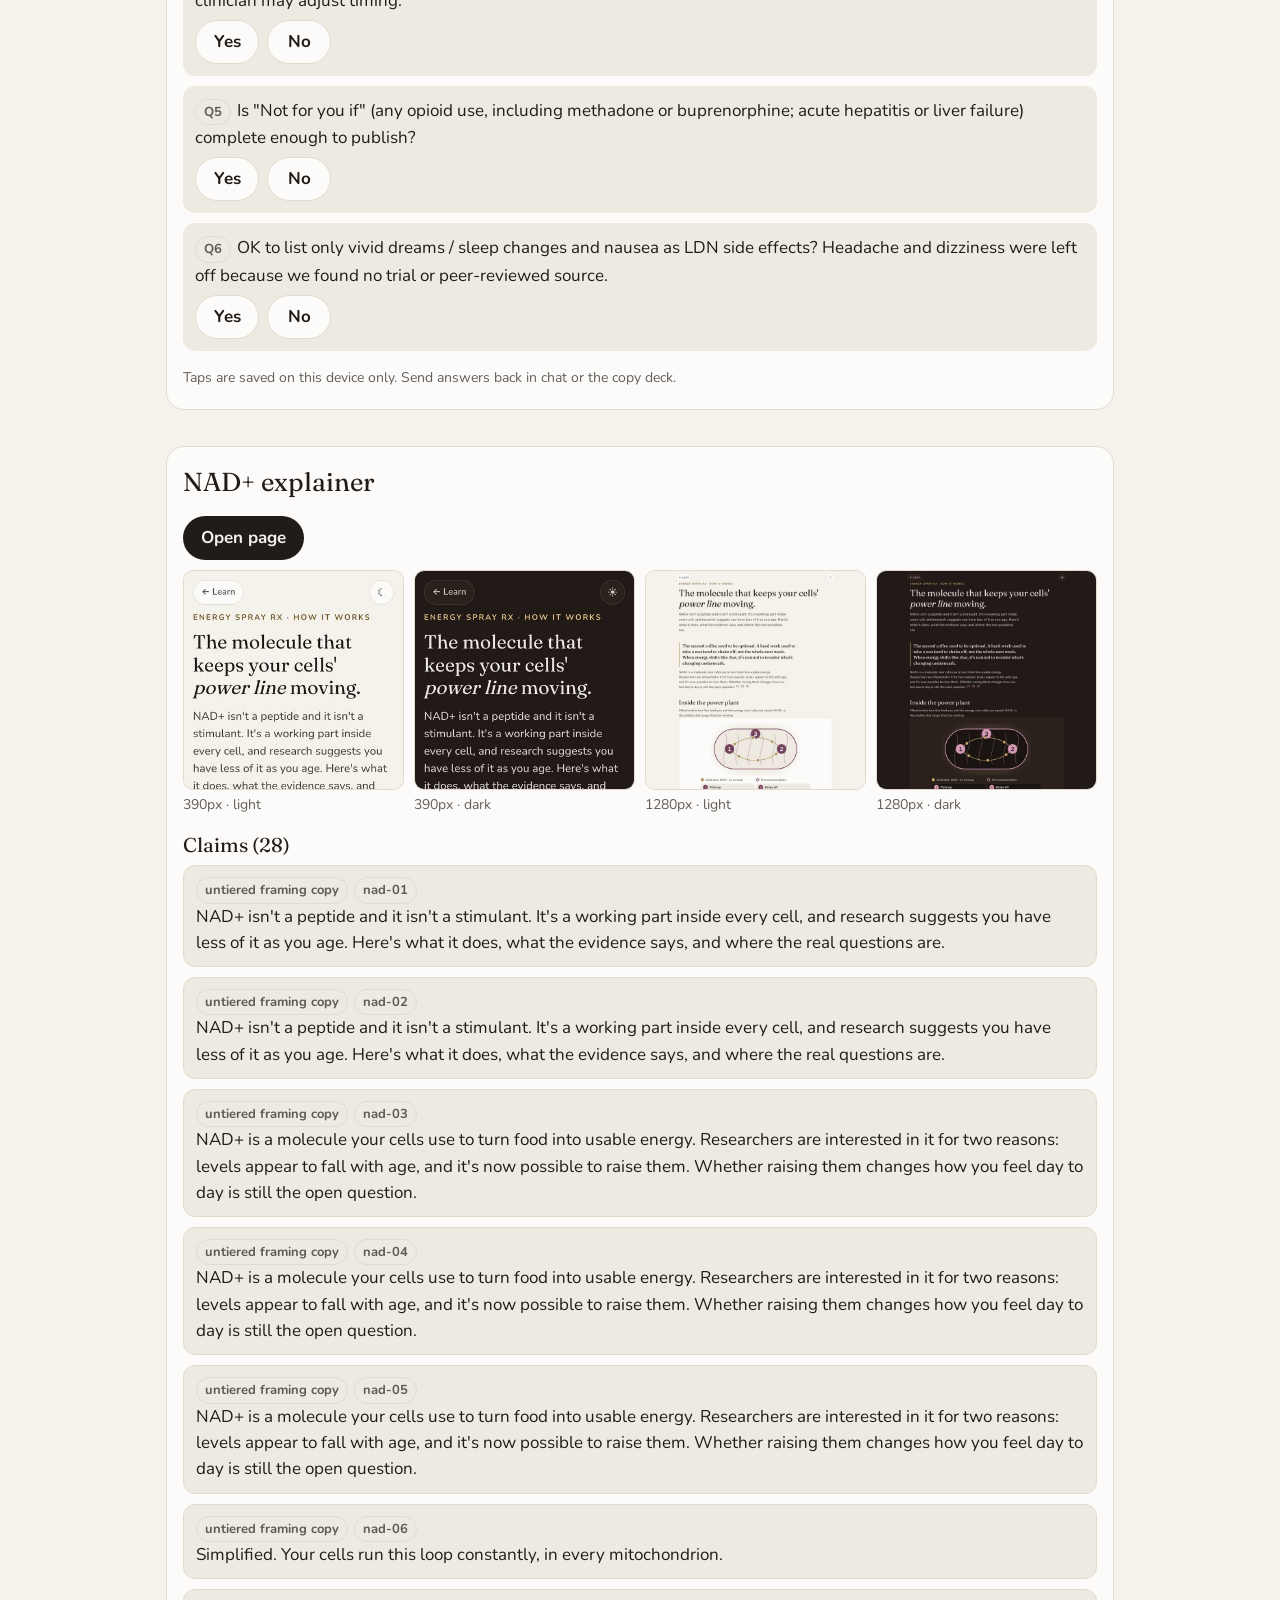
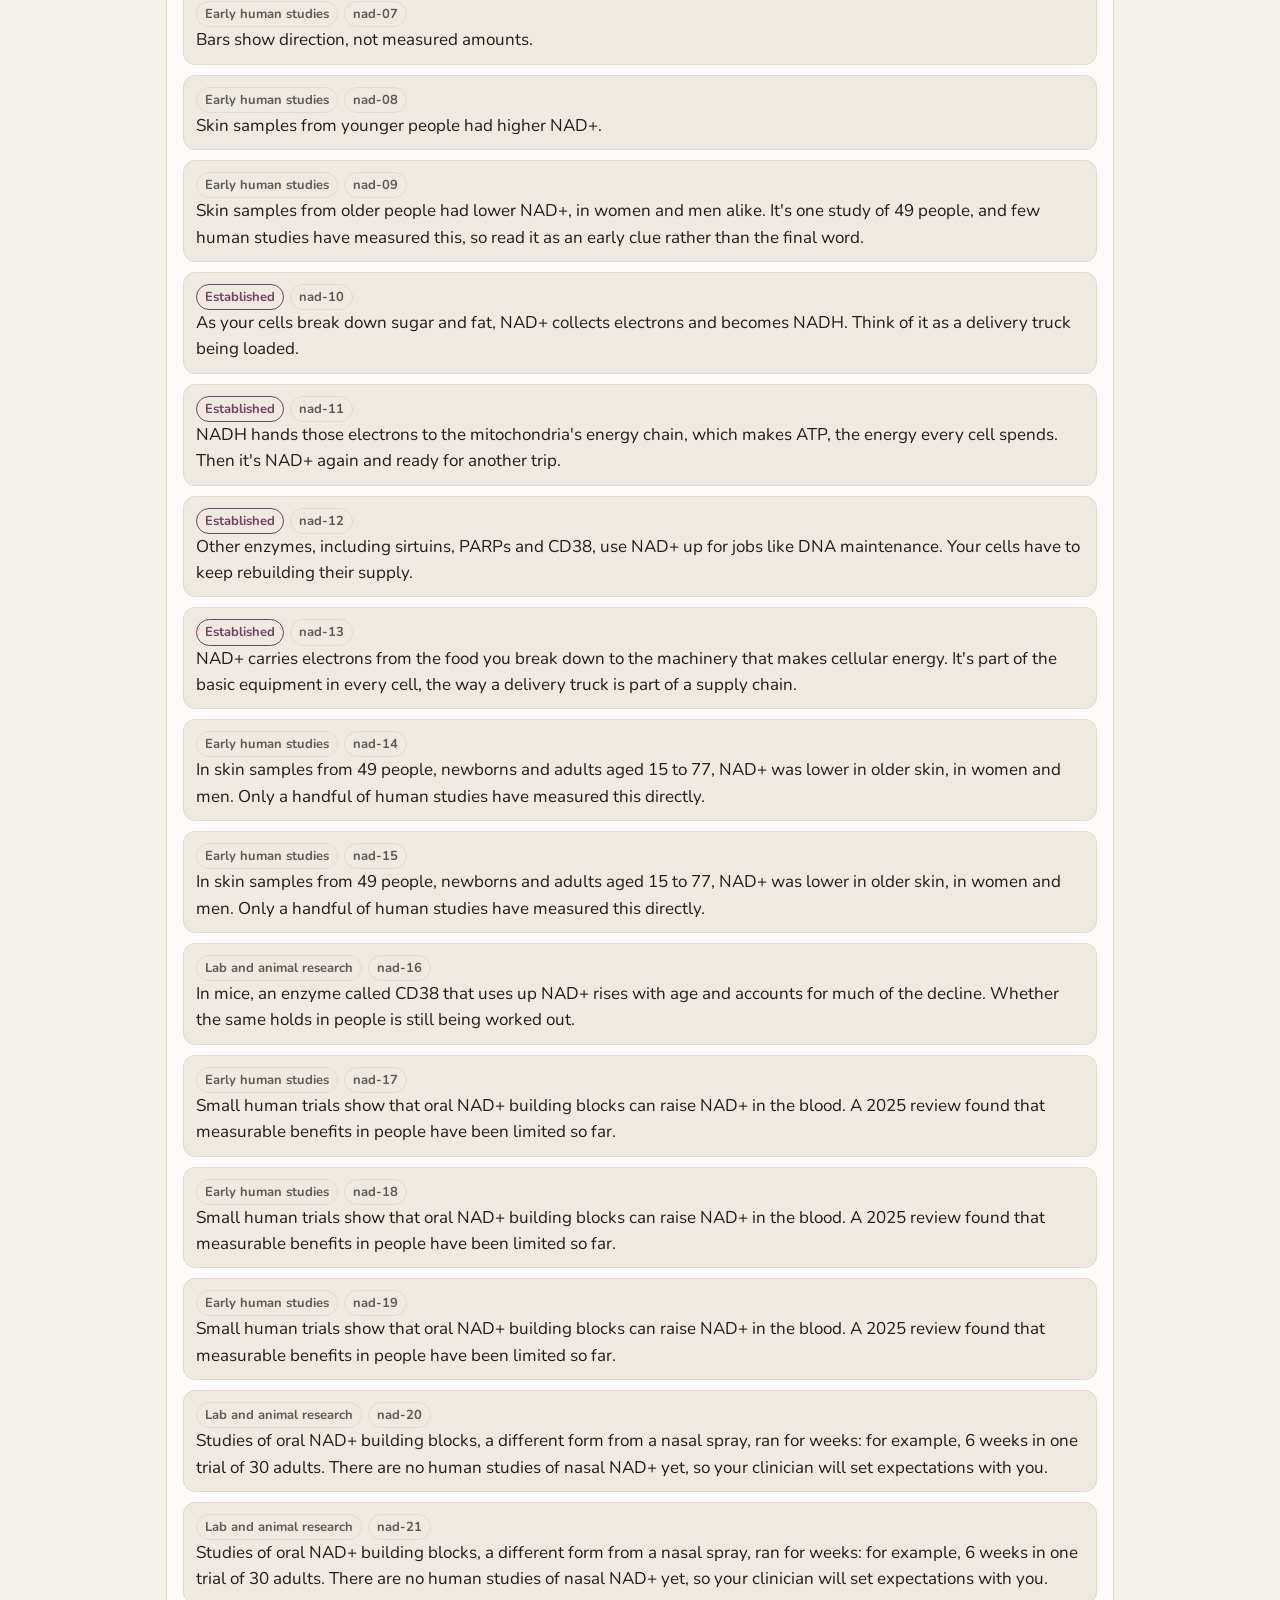
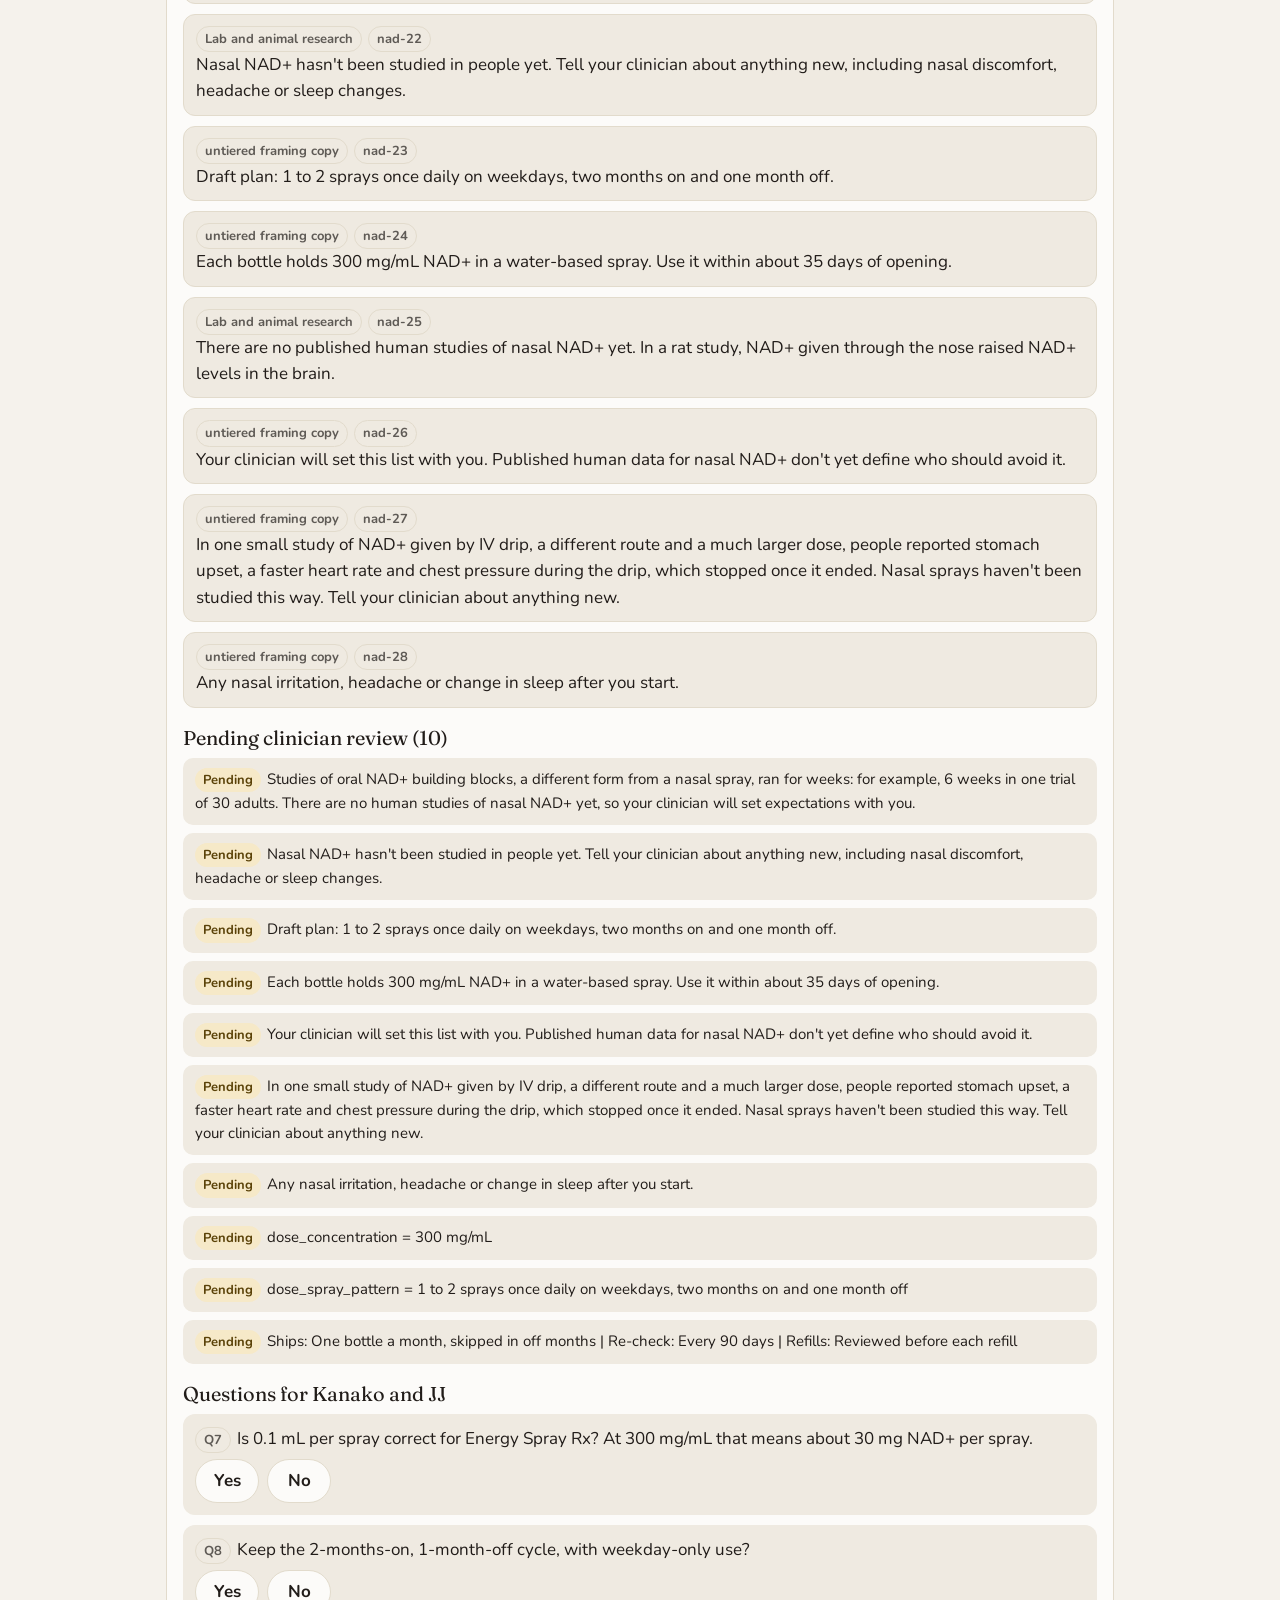
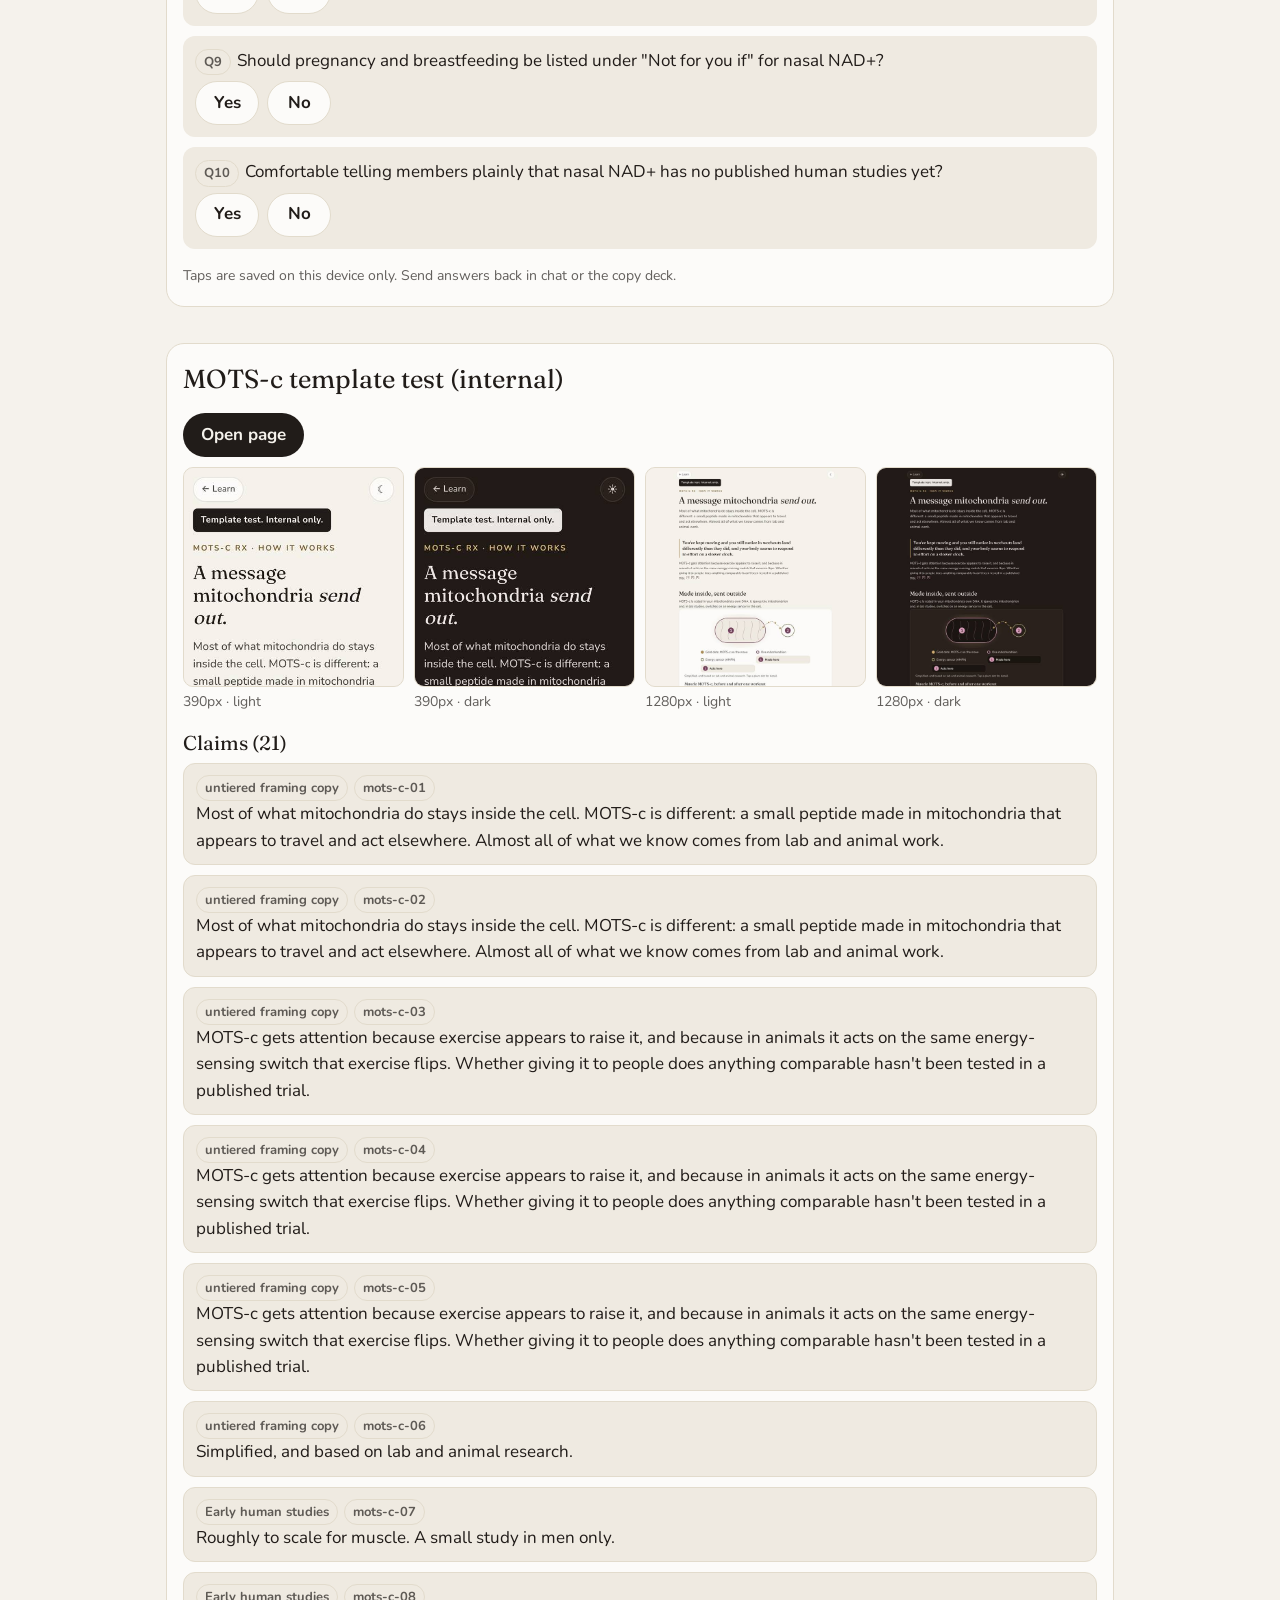
<file: rx/review/index.html>
<!DOCTYPE html>
<html lang="en">
<head>
<meta charset="UTF-8">
<meta name="viewport" content="width=device-width, initial-scale=1.0">
<title>Rx Learn Review</title>
<link rel="preconnect" href="https://fonts.googleapis.com">
<link rel="preconnect" href="https://fonts.gstatic.com" crossorigin>
<link href="https://fonts.googleapis.com/css2?family=Fraunces:opsz,wght@9..144,400;9..144,500&family=Nunito:wght@500;600;700&display=swap" rel="stylesheet">
<script>
  (function () {
    try {
      var t = localStorage.getItem('eq-theme');
      if (t !== 'light' && t !== 'dark') t = matchMedia('(prefers-color-scheme: dark)').matches ? 'dark' : 'light';
      document.documentElement.setAttribute('data-theme', t);
    } catch (e) {}
  })();
</script>
<style>
  :root { --bg:#f5f2ec; --panel:#fcfbf9; --sunk:#efeae1; --text:#211c19; --soft:rgba(33,28,25,.8); --dim:rgba(33,28,25,.7); --line:#e2dbcc; --plum:#75415d; --gold:#8a6d36; --pend-bg:#f6e9c8; --pend:#5a4208; --ok:#2f6b3a; --bad:#8f2d2d; }
  :root[data-theme="dark"] { --bg:#211a17; --panel:#2a211d; --sunk:#1b1512; --text:rgba(247,244,239,.94); --soft:rgba(247,244,239,.82); --dim:rgba(247,244,239,.7); --line:rgba(247,244,239,.14); --plum:#d79bb9; --gold:#d8b878; --pend-bg:#4a3a14; --pend:#f6e2a8; --ok:#8fd39b; --bad:#f2a1a1; }
  @media (prefers-color-scheme: dark) { :root:not([data-theme="light"]) { --bg:#211a17; --panel:#2a211d; --sunk:#1b1512; --text:rgba(247,244,239,.94); --soft:rgba(247,244,239,.82); --dim:rgba(247,244,239,.7); --line:rgba(247,244,239,.14); --plum:#d79bb9; --gold:#d8b878; --pend-bg:#4a3a14; --pend:#f6e2a8; --ok:#8fd39b; --bad:#f2a1a1; } }
  * { box-sizing: border-box; margin: 0; padding: 0; }
  html, body { background: var(--bg); }
  body { font-family: "Nunito", system-ui, sans-serif; color: var(--text); font-size: 17px; line-height: 1.55; overflow-x: hidden; }
  .wrap { max-width: 980px; margin: 0 auto; padding: 24px 16px 64px; }
  h1, h2, h3 { font-family: "Fraunces", Georgia, serif; font-weight: 400; line-height: 1.2; }
  h1 { font-size: 32px; margin: 8px 0 8px; } h2 { font-size: 26px; margin-bottom: 10px; } h3 { font-size: 20px; margin: 18px 0 8px; }
  .kicker { font-size: 13px; letter-spacing: .14em; text-transform: uppercase; color: var(--gold); font-weight: 700; }
  p.sub { color: var(--soft); max-width: 680px; }
  a { color: var(--plum); }
  nav.jump { position: sticky; top: 0; z-index: 5; background: var(--bg); padding: 10px 0; display: flex; gap: 8px; overflow-x: auto; border-bottom: 1px solid var(--line); margin: 16px 0 8px; }
  nav.jump a { flex: 0 0 auto; min-height: 44px; display: inline-flex; align-items: center; padding: 0 14px; border-radius: 22px; border: 1px solid var(--line); background: var(--panel); text-decoration: none; color: var(--text); font-weight: 700; font-size: 15px; }
  section.page { margin-top: 36px; background: var(--panel); border: 1px solid var(--line); border-radius: 18px; padding: 20px 16px; }
  .shots { display: grid; grid-template-columns: repeat(2, 1fr); gap: 10px; margin-top: 10px; }
  @media (min-width: 760px) { .shots { grid-template-columns: repeat(4, 1fr); } }
  .shots a { display: block; text-decoration: none; color: var(--dim); font-size: 14px; }
  .shots img { width: 100%; height: 220px; object-fit: cover; object-position: top; border-radius: 10px; border: 1px solid var(--line); background: var(--sunk); display: block; margin-bottom: 4px; }
  .btn { display: inline-flex; align-items: center; min-height: 44px; padding: 0 18px; border-radius: 22px; background: var(--text); color: var(--bg); text-decoration: none; font-weight: 700; margin: 8px 8px 0 0; }
  .btn.ghost { background: transparent; color: var(--text); border: 1px solid var(--line); }
  .claims { display: grid; gap: 10px; margin-top: 8px; }
  details.claim { border: 1px solid var(--line); border-radius: 12px; background: var(--sunk); }
  details.claim summary { cursor: pointer; padding: 10px 12px; min-height: 44px; list-style: none; }
  details.claim summary::-webkit-details-marker { display: none; }
  details.claim .body { padding: 0 12px 12px; font-size: 15px; color: var(--soft); }
  .tag { display: inline-block; font-size: 13px; font-weight: 700; padding: 2px 8px; border-radius: 999px; border: 1px solid var(--line); margin-right: 6px; color: var(--dim); }
  .tag.t-Established { border-color: var(--plum); color: var(--plum); }
  .tag.pend { background: var(--pend-bg); color: var(--pend); border: 0; }
  .tag.bad { color: var(--bad); border-color: var(--bad); }
  ul.plain { list-style: none; display: grid; gap: 8px; }
  ul.plain li { padding: 10px 12px; border-radius: 10px; background: var(--sunk); font-size: 15px; }
  .q { display: grid; gap: 6px; padding: 12px; border-radius: 12px; background: var(--sunk); }
  .q .yn { display: flex; gap: 8px; }
  .q .yn button { min-height: 44px; min-width: 64px; border-radius: 22px; border: 1px solid var(--line); background: var(--panel); color: var(--text); font: inherit; font-weight: 700; cursor: pointer; }
  .q .yn button[aria-pressed="true"] { background: var(--text); color: var(--bg); }
  .note { font-size: 14px; color: var(--dim); margin-top: 6px; }
  .summary-grid { display: grid; grid-template-columns: repeat(2, 1fr); gap: 10px; margin-top: 14px; }
  @media (min-width: 760px) { .summary-grid { grid-template-columns: repeat(4, 1fr); } }
  .stat { background: var(--panel); border: 1px solid var(--line); border-radius: 14px; padding: 14px; }
  .stat b { display: block; font-family: "Fraunces", serif; font-size: 30px; font-weight: 400; }
  .theme { position: absolute; top: 14px; right: 14px; width: 44px; height: 44px; border-radius: 50%; border: 1px solid var(--line); background: var(--panel); color: var(--soft); font-size: 18px; cursor: pointer; }
</style>
</head>
<body>
<div class="wrap" style="position:relative">
  <button class="theme" type="button" aria-label="Toggle theme" onclick="var d=document.documentElement,n=d.getAttribute('data-theme')==='dark'?'light':'dark';d.setAttribute('data-theme',n);try{localStorage.setItem('eq-theme',n)}catch(e){}">◐</button>
  <div class="kicker">Equilibria Rx · Learn v1 · Internal review</div>
  <h1>Morning review board</h1>
  <p class="sub">Three modules plus a template test, built on one content-driven system. Every claim, its tier and source, every clinician-owned item, and the open questions for Kanako and JJ are listed below. Nothing here is live on the store.</p>
  <div class="summary-grid" id="stats"></div>
  <p class="note">Reference docs: <a href="DECISIONS.md">DECISIONS.md</a> · <a href="copy-deck.md">copy-deck.md</a> · <a href="audit.md">audit.md</a> · <a href="claims.json">claims.json</a></p>
  <nav class="jump" id="jump"></nav>
  <div id="pages"></div>
</div>
<script>
(function () {
  var PAGES = [
    { slug: 'index', title: 'Learn hub', href: '../index.html' },
    { slug: 'peptides', title: 'Bead String primer', href: '../peptides.html' },
    { slug: 'ldn', title: 'LDN explainer', href: '../ldn.html' },
    { slug: 'nad', title: 'NAD+ explainer', href: '../nad.html' },
    { slug: 'mots-c', title: 'MOTS-c template test (internal)', href: '../mots-c.html' }
  ];
  var SHOTS = [['390', 'light'], ['390', 'dark'], ['1280', 'light'], ['1280', 'dark']];
  function esc(s) { return String(s == null ? '' : s).replace(/[&<>"]/g, function (c) { return { '&': '&amp;', '<': '&lt;', '>': '&gt;', '"': '&quot;' }[c]; }); }
  function j(p) { return fetch(p, { cache: 'no-cache' }).then(function (r) { return r.ok ? r.json() : null; }).catch(function () { return null; }); }
  var answers = {};
  try { answers = JSON.parse(localStorage.getItem('eq-review-answers') || '{}'); } catch (e) {}
  Promise.all([j('claims.json'), j('pending.json'), j('questions.json'), j('audit-resolution.json')]).then(function (r) {
    var claims = r[0] || [], pending = r[1] || {}, qs = (r[2] || {}).questions || [], verdicts = r[3] || {};
    var nPending = Object.keys(pending).reduce(function (a, k) { return a + pending[k].length; }, 0);
    var nFix = (verdicts.open || []).length; var res = verdicts; verdicts = {};
    document.getElementById('stats').innerHTML =
      '<div class="stat"><b>' + claims.length + '</b>claim rows</div><div class="stat"><b>' + nPending + '</b>pending clinician</div>' +
      '<div class="stat"><b>' + qs.length + '</b>yes/no questions</div><div class="stat"><b>' + (Object.keys(verdicts).length ? nFix : '–') + '</b>audit fixes open</div>';
    document.getElementById('jump').innerHTML = PAGES.map(function (p) { return '<a href="#p-' + p.slug + '">' + esc(p.title) + '</a>'; }).join('');
    var out = res.open ? '<section class="page"><h2>Audit: still open</h2><ul class="plain">' + res.open.map(function (x) { return '<li>' + esc(x) + '</li>'; }).join('') + '</ul><p class="note">Full audit and the list of fixes applied: <a href="audit.md">audit.md</a></p></section>' : '';
    PAGES.forEach(function (p) {
      var cl = claims.filter(function (c) { return c.treatment === p.slug; });
      var pe = pending[p.slug] || [];
      var q = qs.filter(function (x) { return x.page === p.slug || (p.slug === 'index' && x.page === 'all'); });
      out += '<section class="page" id="p-' + p.slug + '"><h2>' + esc(p.title) + '</h2>' +
        '<a class="btn" href="' + p.href + '">Open page</a>' +
        '<div class="shots">' + SHOTS.map(function (s) {
          var n = p.slug + '-' + s[0] + '-' + s[1];
          return '<a href="screens/web/' + n + '.jpg"><img loading="lazy" src="screens/web/' + n + '.jpg" alt="' + esc(p.title + ', ' + s[0] + 'px, ' + s[1]) + '">' + s[0] + 'px · ' + s[1] + '</a>';
        }).join('') + '</div>';
      if (cl.length) {
        out += '<h3>Claims (' + cl.length + ')</h3><div class="claims">' + cl.map(function (c) {
          var v = verdicts[c.id];
          return '<details class="claim"><summary><span class="tag t-' + esc((c.tier || '').split(' ')[0]) + '">' + esc(c.tier) + '</span>' +
            (v ? '<span class="tag' + (/fix/i.test(v.verdict) ? ' bad' : '') + '">' + esc(v.verdict) + '</span>' : '') +
            '<span class="tag">' + esc(c.id) + '</span><br>' + esc(c.text) + '</summary><div class="body">' +
            (c.source_url ? '<p><b>Source</b> (' + esc(c.source_type) + '): <a href="' + esc(c.source_url) + '" target="_blank" rel="noopener">' + esc(c.source_citation) + '</a></p>' : '<p><b>No external source.</b></p>') +
            (c.research_quotes || []).filter(function (x) { return x.quote; }).map(function (x) { return '<p>“' + esc(x.quote) + '” <span class="note">(' + esc(x.research_id) + ', ' + esc(x.research_status) + ')</span></p>'; }).join('') +
            '<p class="note">Status: ' + esc(c.status) + '</p>' + (v && v.reason ? '<p class="note">Audit: ' + esc(v.reason) + '</p>' : '') +
            '</div></details>';
        }).join('') + '</div>';
      }
      if (pe.length) out += '<h3>Pending clinician review (' + pe.length + ')</h3><ul class="plain">' + pe.map(function (x) { return '<li><span class="tag pend">Pending</span>' + esc(x.text) + '</li>'; }).join('') + '</ul>';
      if (q.length) out += '<h3>Questions for Kanako and JJ</h3><div class="claims">' + q.map(function (x) {
        var a = answers[x.id];
        return '<div class="q" data-q="' + x.id + '"><div><span class="tag">' + x.id + '</span>' + esc(x.question) + '</div><div class="yn">' +
          ['Yes', 'No'].map(function (b) { return '<button type="button" aria-pressed="' + (a === b) + '" data-a="' + b + '">' + b + '</button>'; }).join('') + '</div></div>';
      }).join('') + '<p class="note">Taps are saved on this device only. Send answers back in chat or the copy deck.</p></div>';
      out += '</section>';
    });
    document.getElementById('pages').innerHTML = out;
    document.querySelectorAll('.q button').forEach(function (b) {
      b.addEventListener('click', function () {
        var q = b.closest('.q'), id = q.getAttribute('data-q');
        q.querySelectorAll('button').forEach(function (o) { o.setAttribute('aria-pressed', o === b); });
        answers[id] = b.getAttribute('data-a');
        try { localStorage.setItem('eq-review-answers', JSON.stringify(answers)); } catch (e) {}
      });
    });
  });
})();
</script>
</body>
</html>
</file>
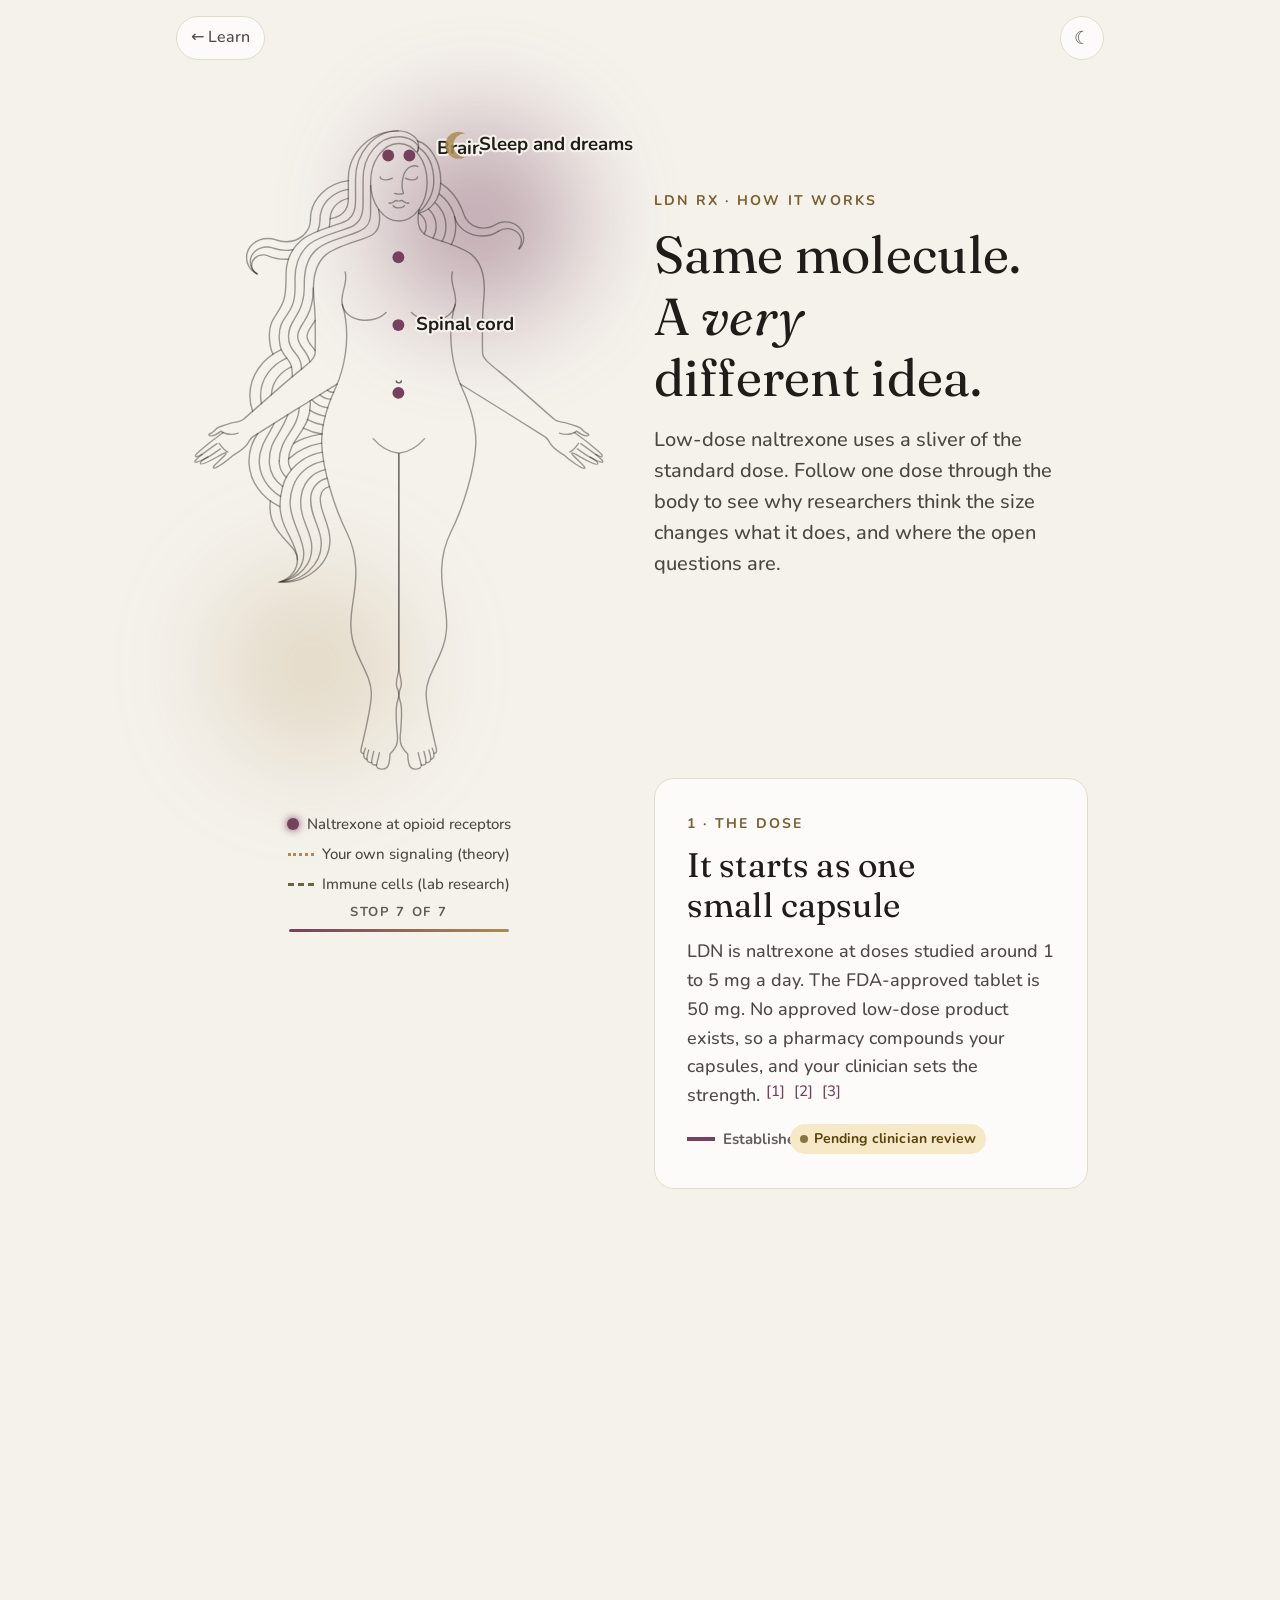
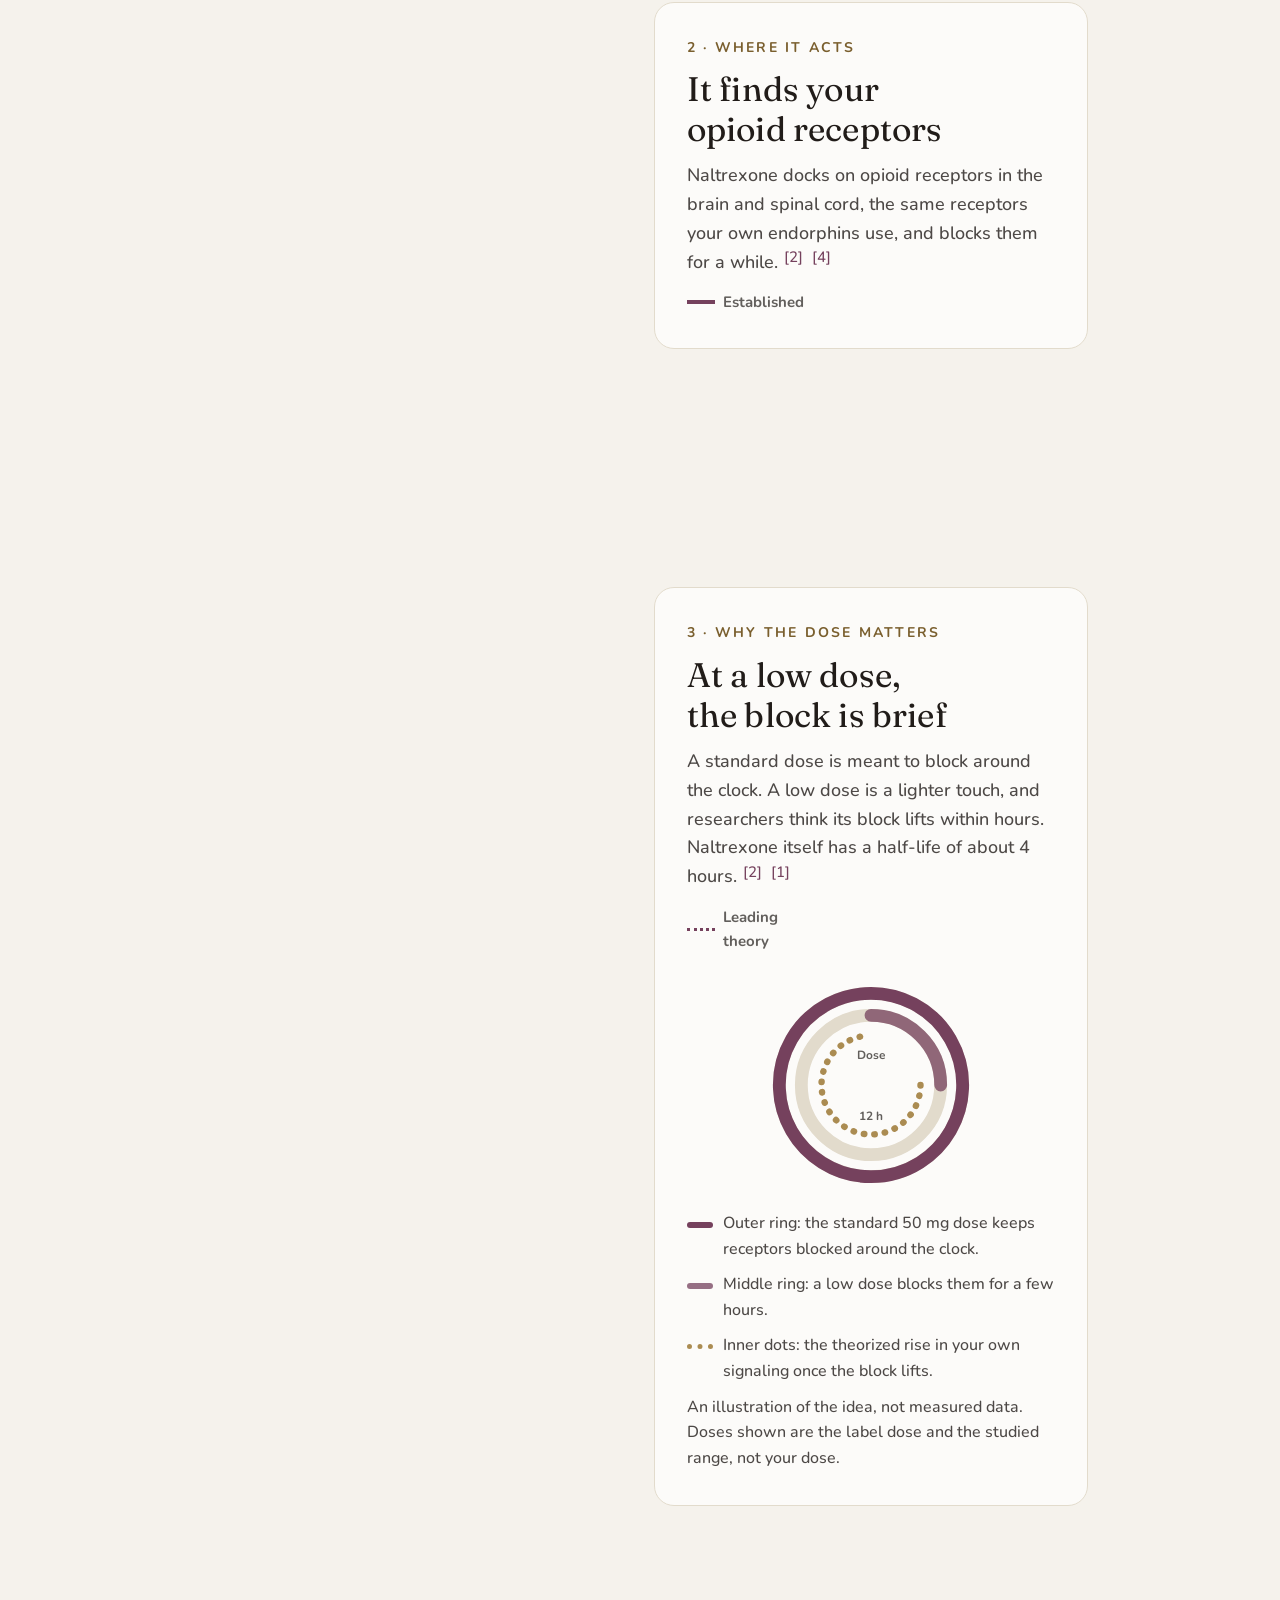
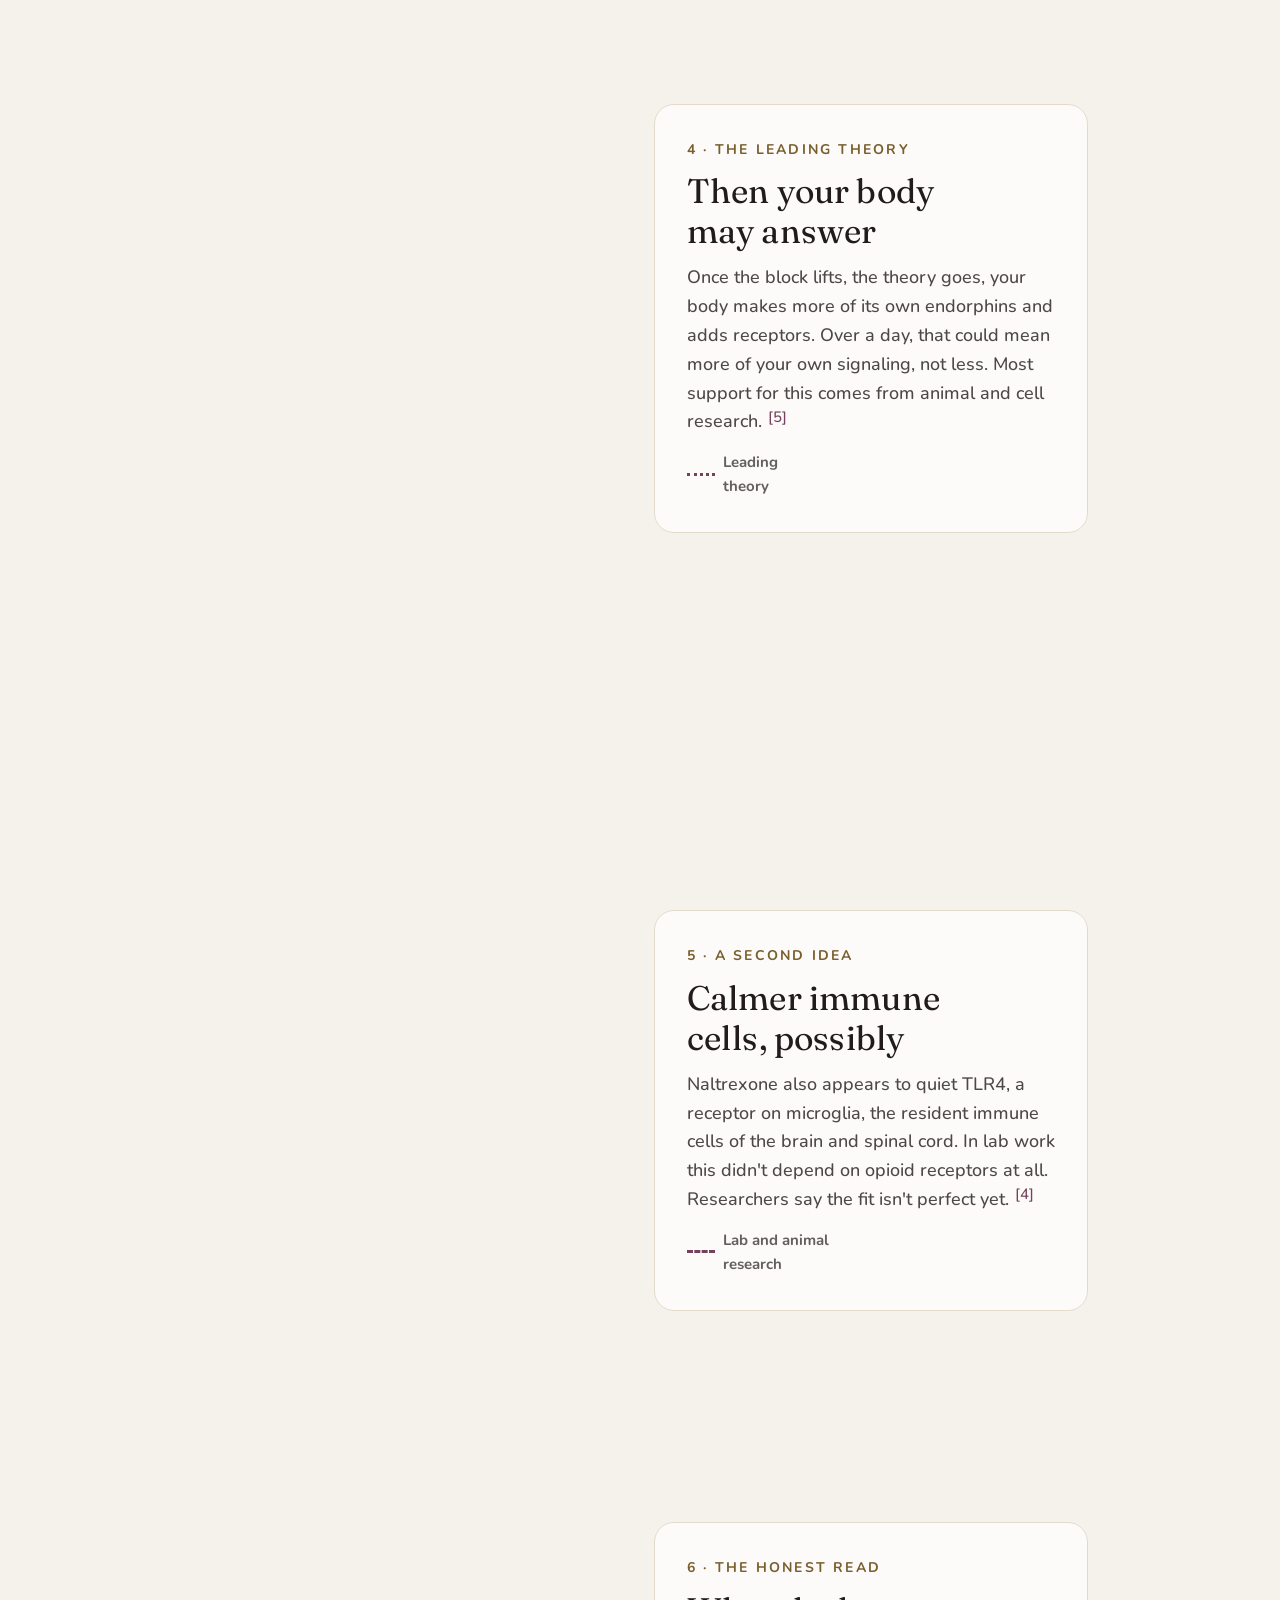
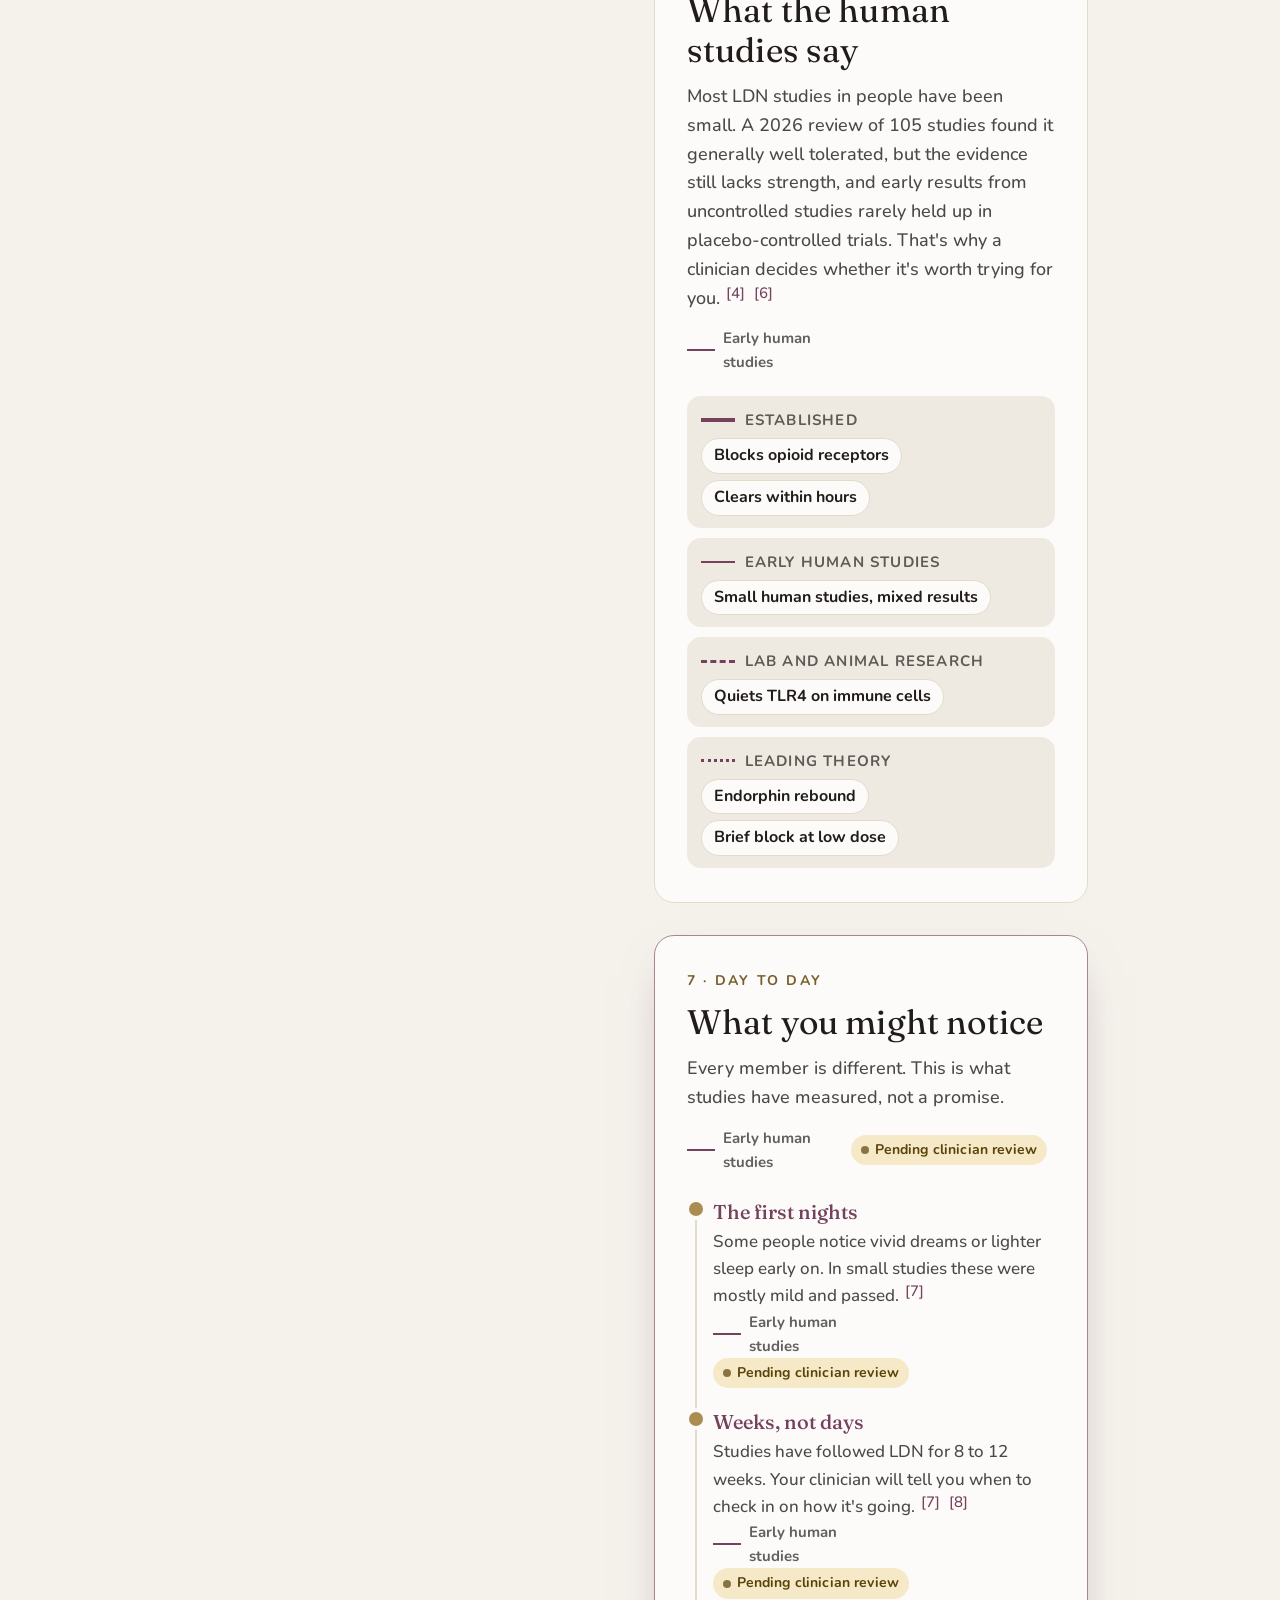
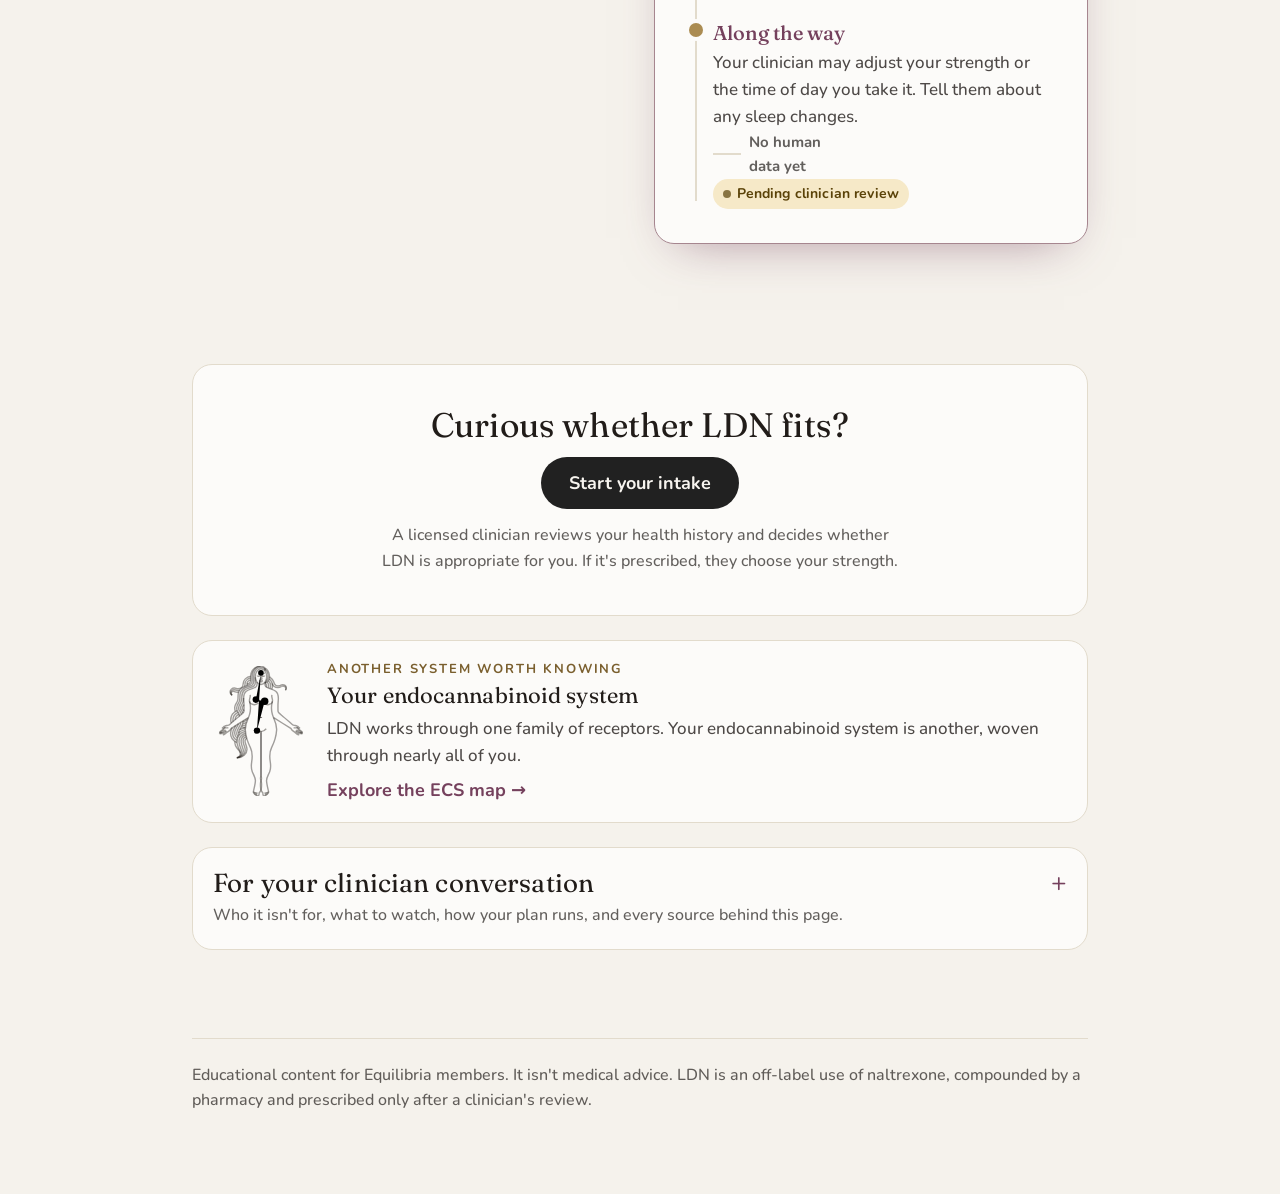
<file: rx/ldn.html>
<!DOCTYPE html>
<html lang="en">
<head>
<meta charset="UTF-8">
<meta name="viewport" content="width=device-width, initial-scale=1.0">
<title>Equilibria Rx Learn</title>
<link rel="preconnect" href="https://fonts.googleapis.com">
<link rel="preconnect" href="https://fonts.gstatic.com" crossorigin>
<link href="https://fonts.googleapis.com/css2?family=Fraunces:opsz,wght@9..144,400;9..144,500&family=Nunito:wght@500;600;700&display=swap" rel="stylesheet">
<script>
  (function () {
    try {
      var t = localStorage.getItem('eq-theme');
      if (t !== 'light' && t !== 'dark') t = matchMedia('(prefers-color-scheme: dark)').matches ? 'dark' : 'light';
      document.documentElement.setAttribute('data-theme', t);
    } catch (e) {}
  })();
</script>
<link rel="stylesheet" href="eq.css">
<link rel="stylesheet" href="eq-story.css">
</head>
<body>
<div class="wrap">
  <a class="back-link" href="index.html"></a>
  <button class="theme-toggle" type="button"></button>
  <main id="app" aria-live="polite"></main>
</div>
<script src="eq-body.js"></script>
<script src="eq.js"></script>
<script src="eq-story.js"></script>
<script>EQ.story('ldn');</script>
</body>
</html>
</file>
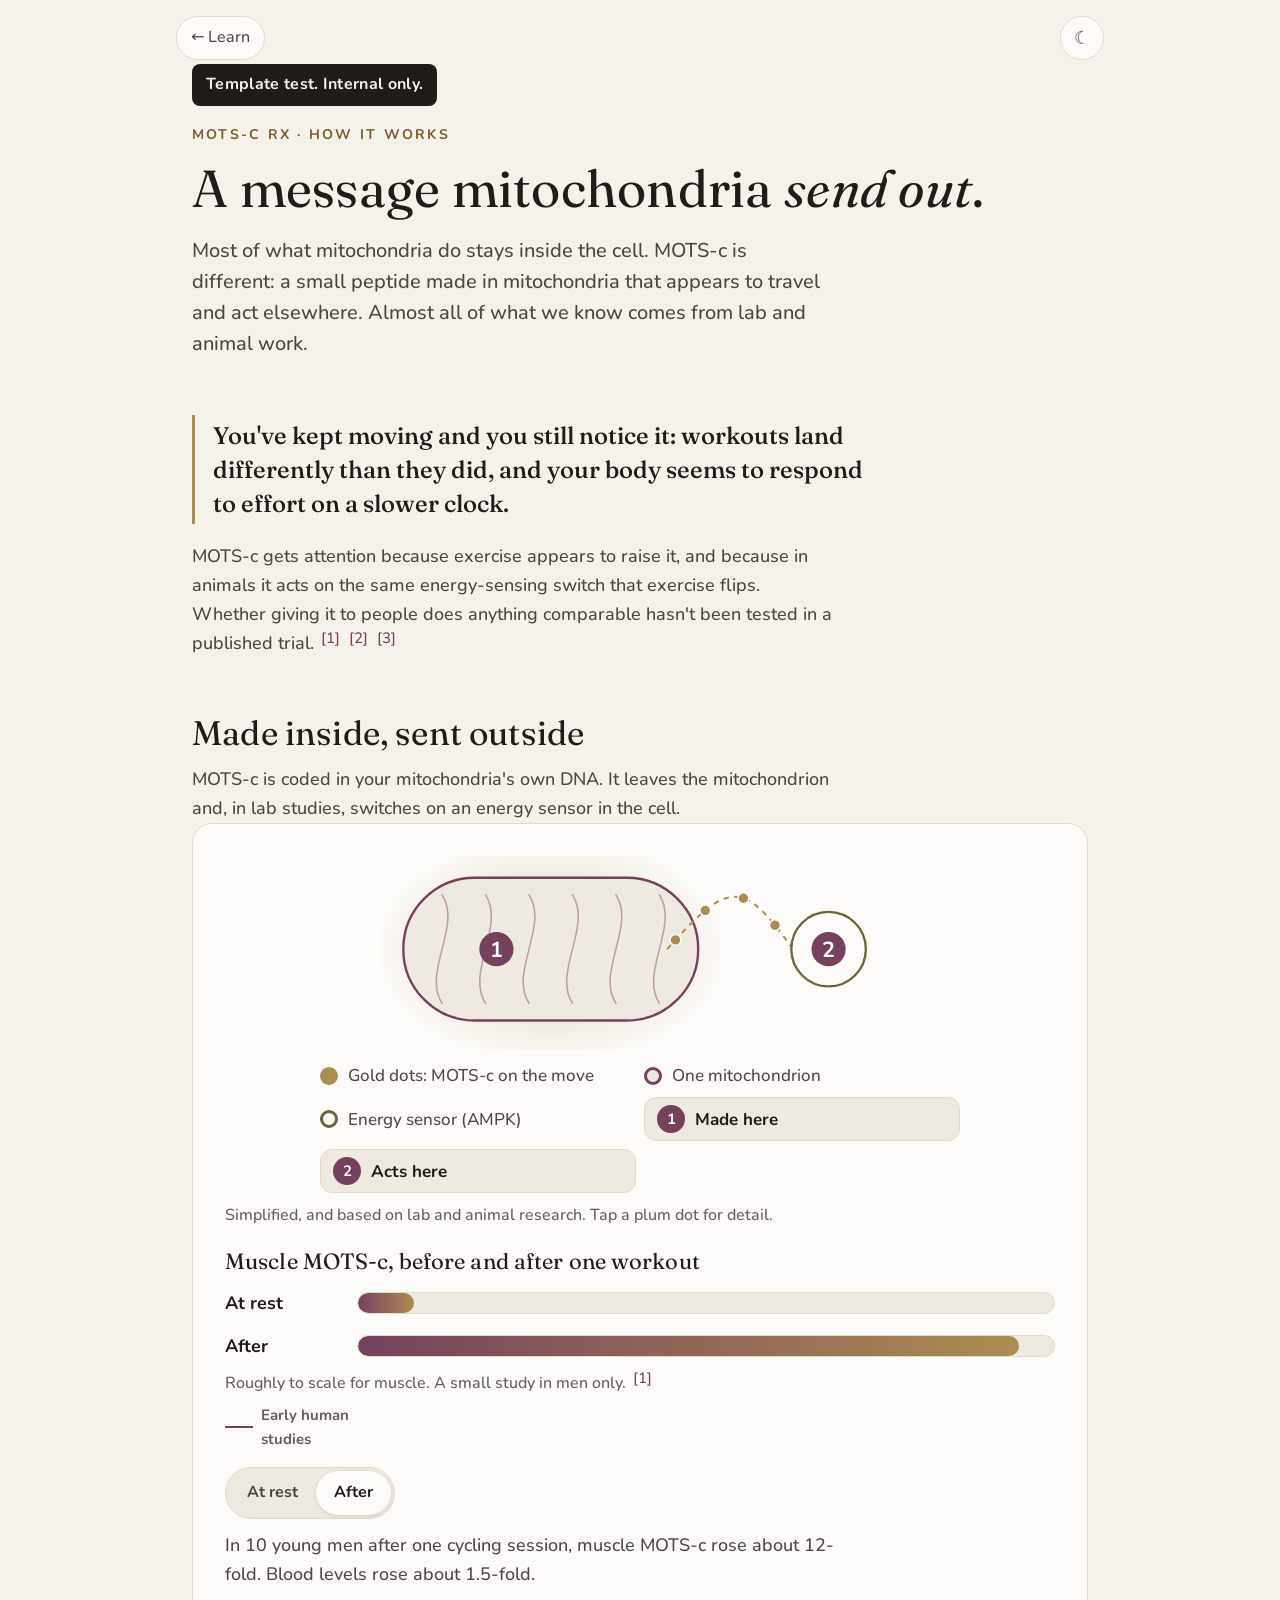
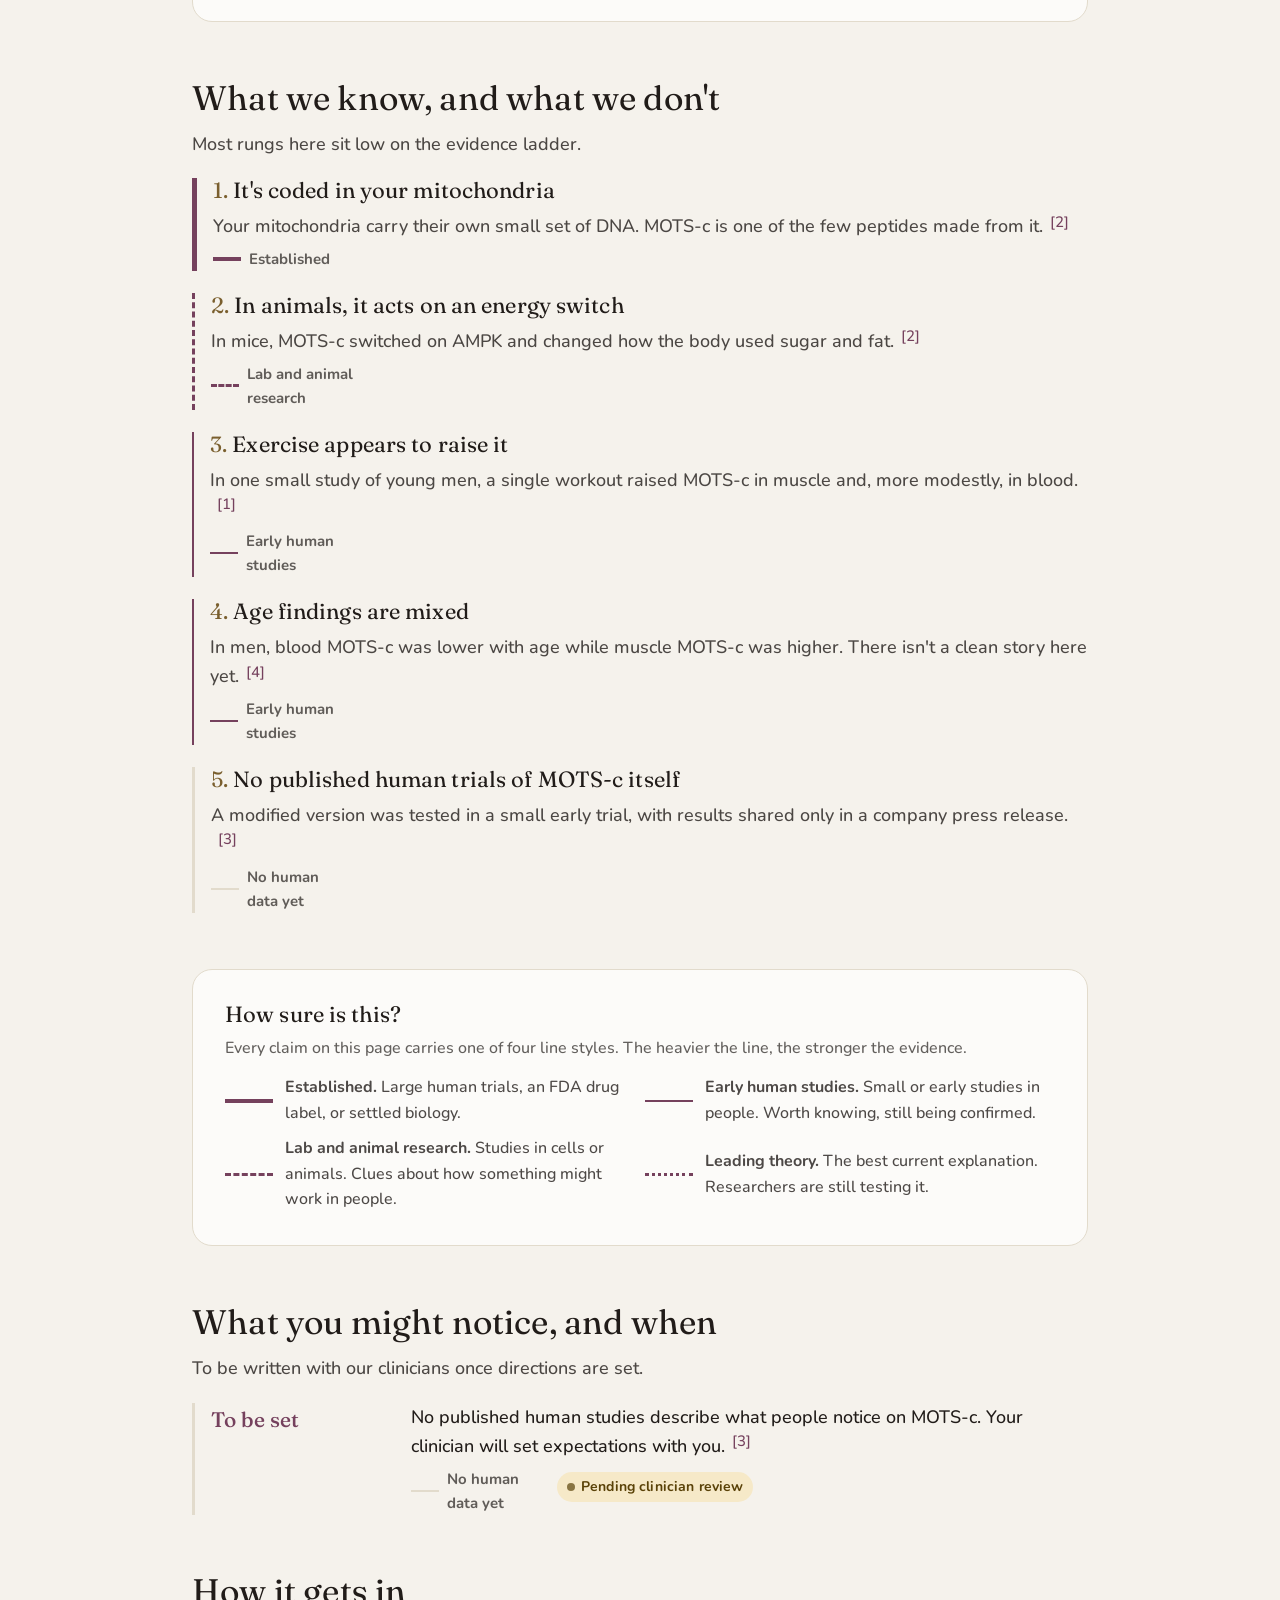
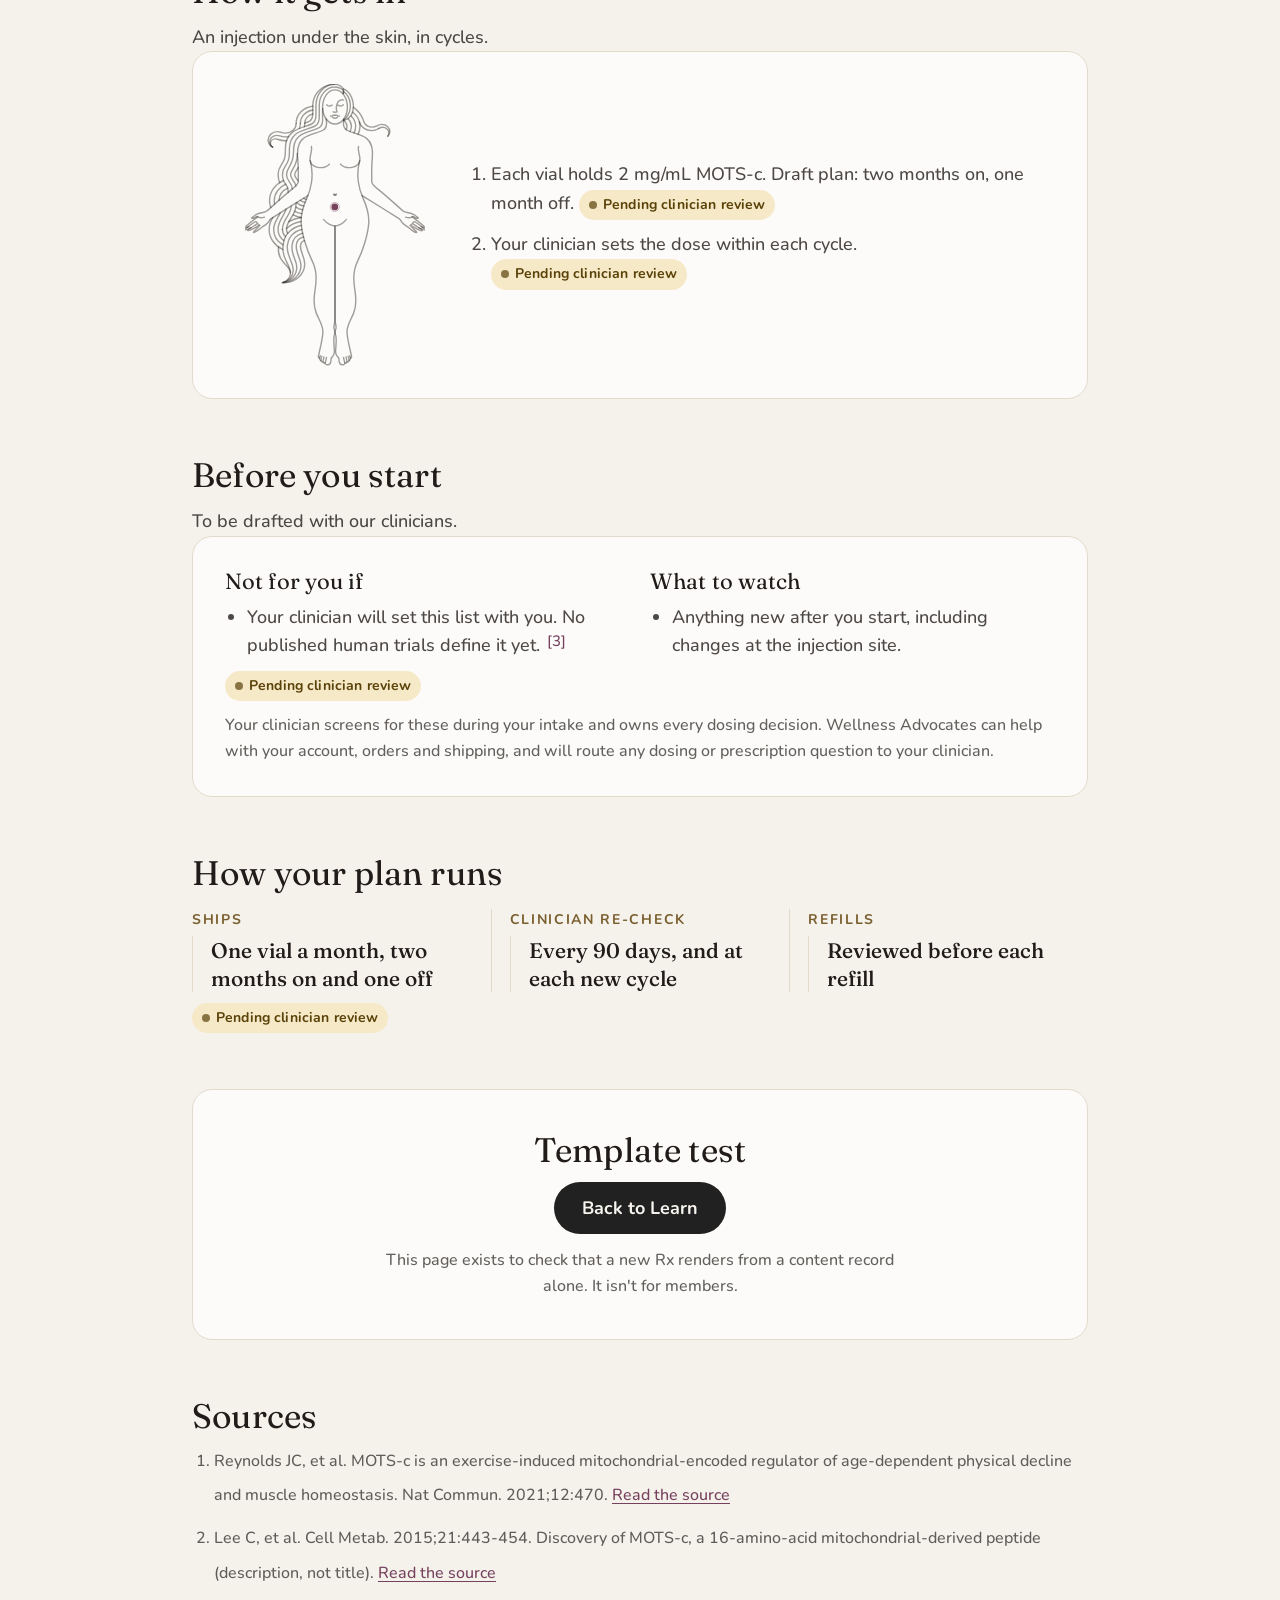
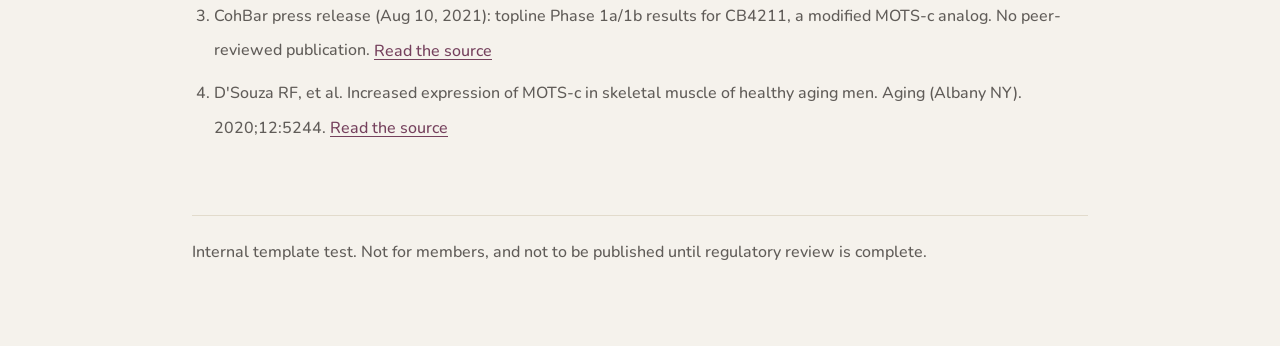
<file: rx/mots-c.html>
<!DOCTYPE html>
<html lang="en">
<head>
<meta charset="UTF-8">
<meta name="viewport" content="width=device-width, initial-scale=1.0">
<title>Equilibria Rx Learn</title>
<link rel="preconnect" href="https://fonts.googleapis.com">
<link rel="preconnect" href="https://fonts.gstatic.com" crossorigin>
<link href="https://fonts.googleapis.com/css2?family=Fraunces:opsz,wght@9..144,400;9..144,500&family=Nunito:wght@500;600;700&display=swap" rel="stylesheet">
<script>
  (function () {
    try {
      var t = localStorage.getItem('eq-theme');
      if (t !== 'light' && t !== 'dark') t = matchMedia('(prefers-color-scheme: dark)').matches ? 'dark' : 'light';
      document.documentElement.setAttribute('data-theme', t);
    } catch (e) {}
  })();
</script>
<link rel="stylesheet" href="eq.css">
</head>
<body>
<div class="wrap">
  <a class="back-link" href="index.html"></a>
  <button class="theme-toggle" type="button"></button>
  <main id="app" aria-live="polite"></main>
</div>
<script src="eq-body.js"></script>
<script src="eq.js"></script>
<script>EQ.page('mots-c');</script>
</body>
</html>
</file>
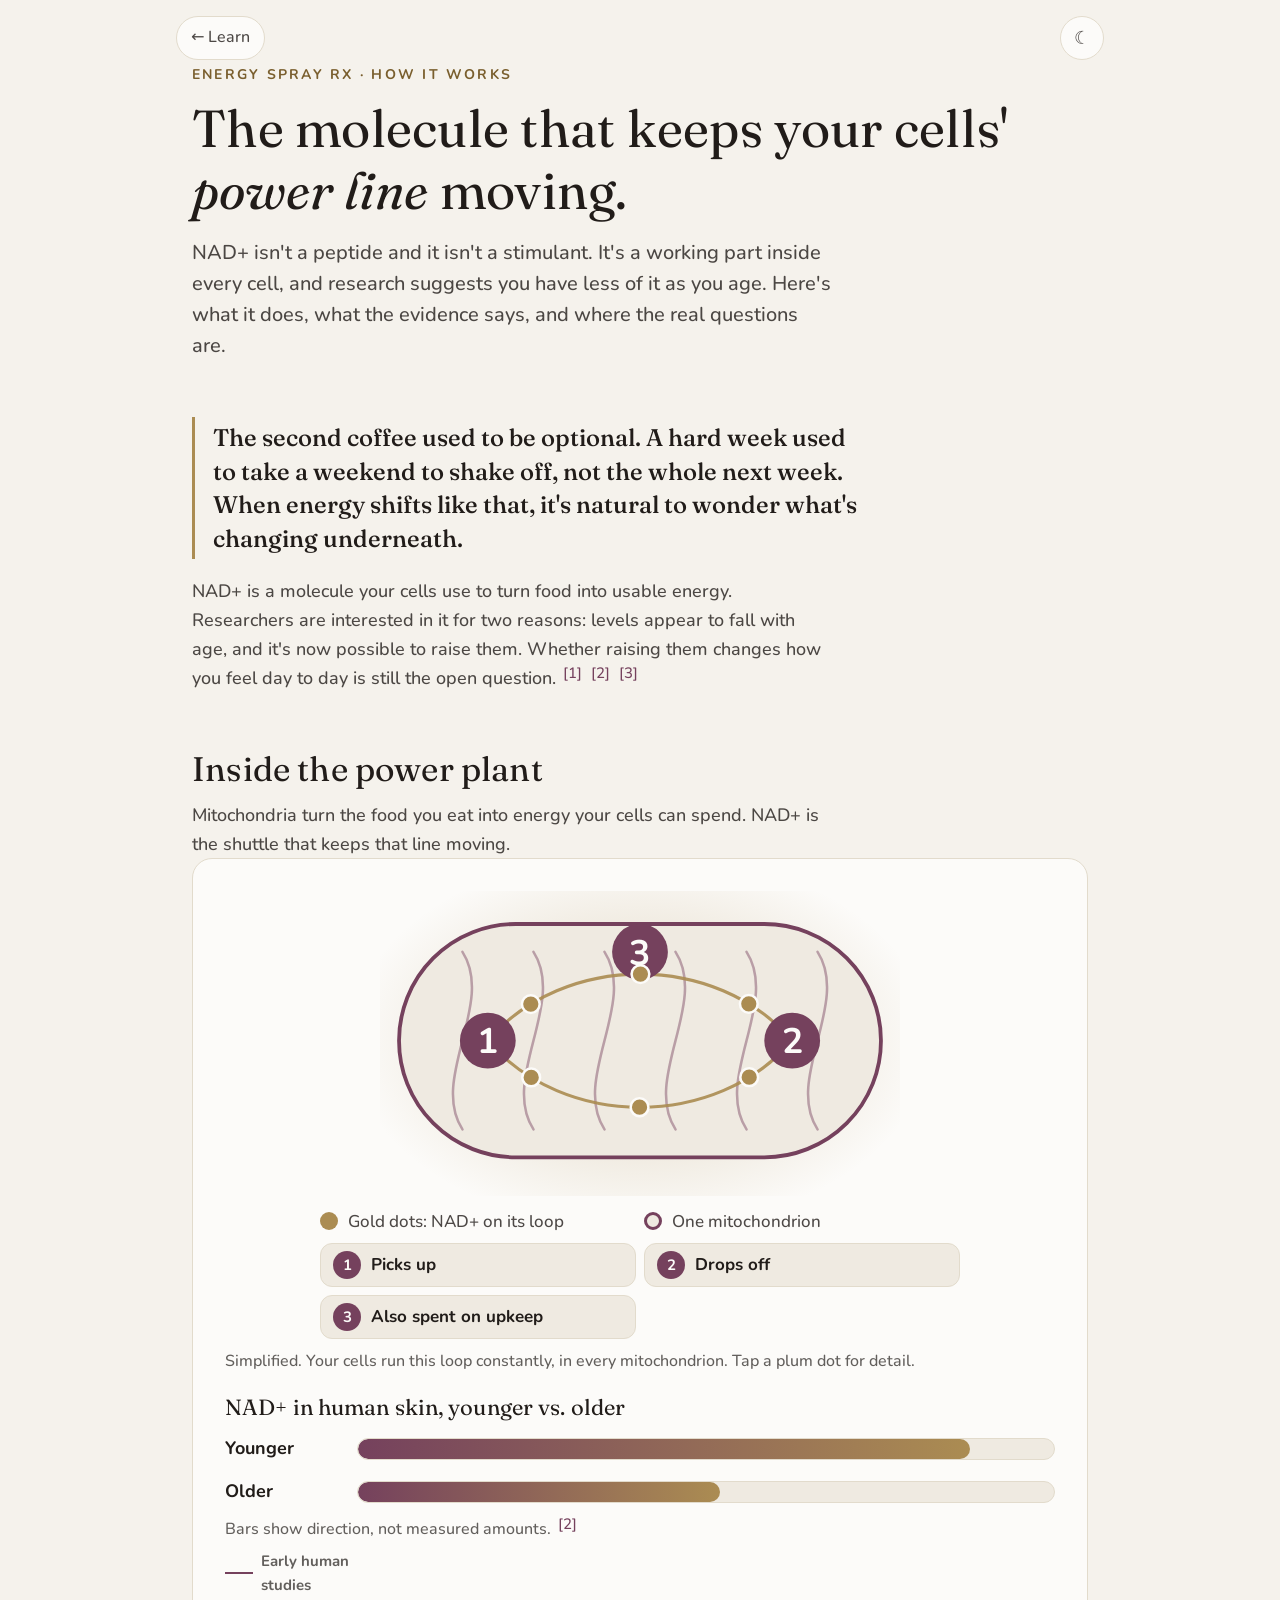
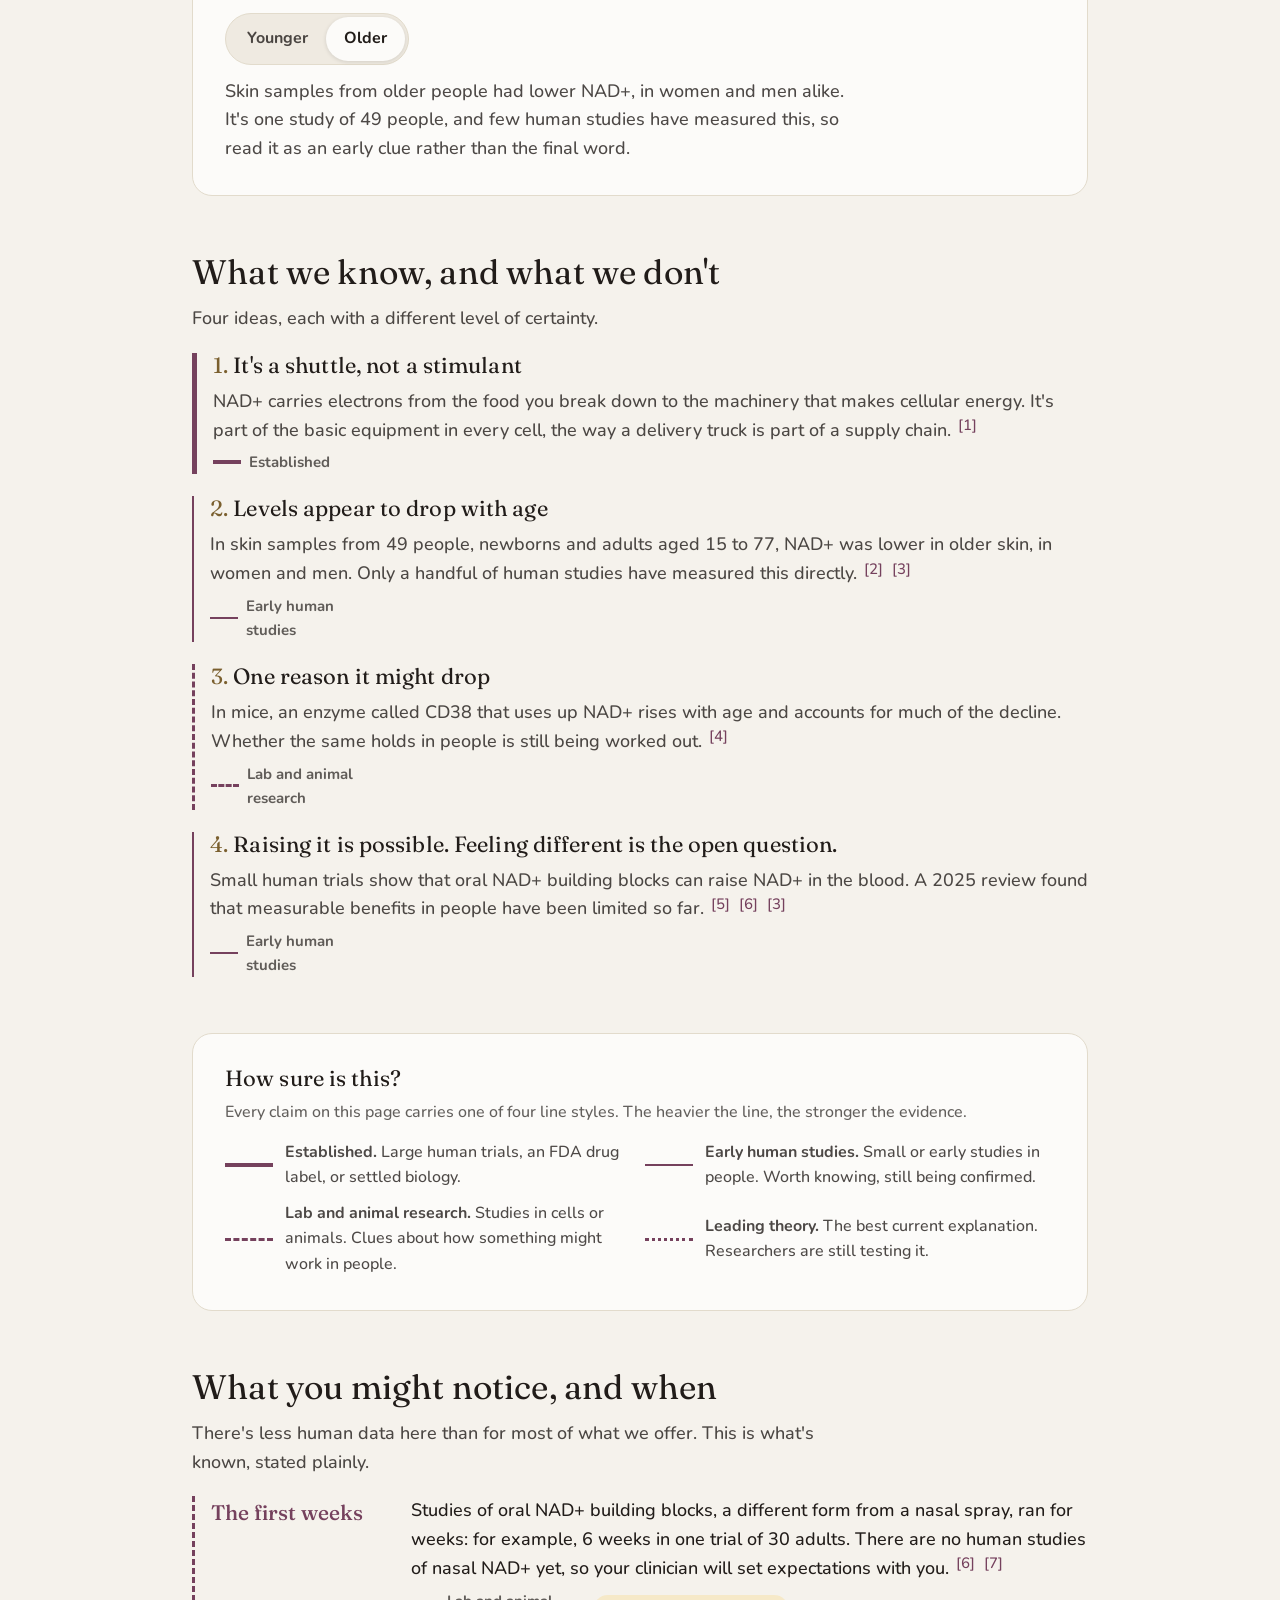
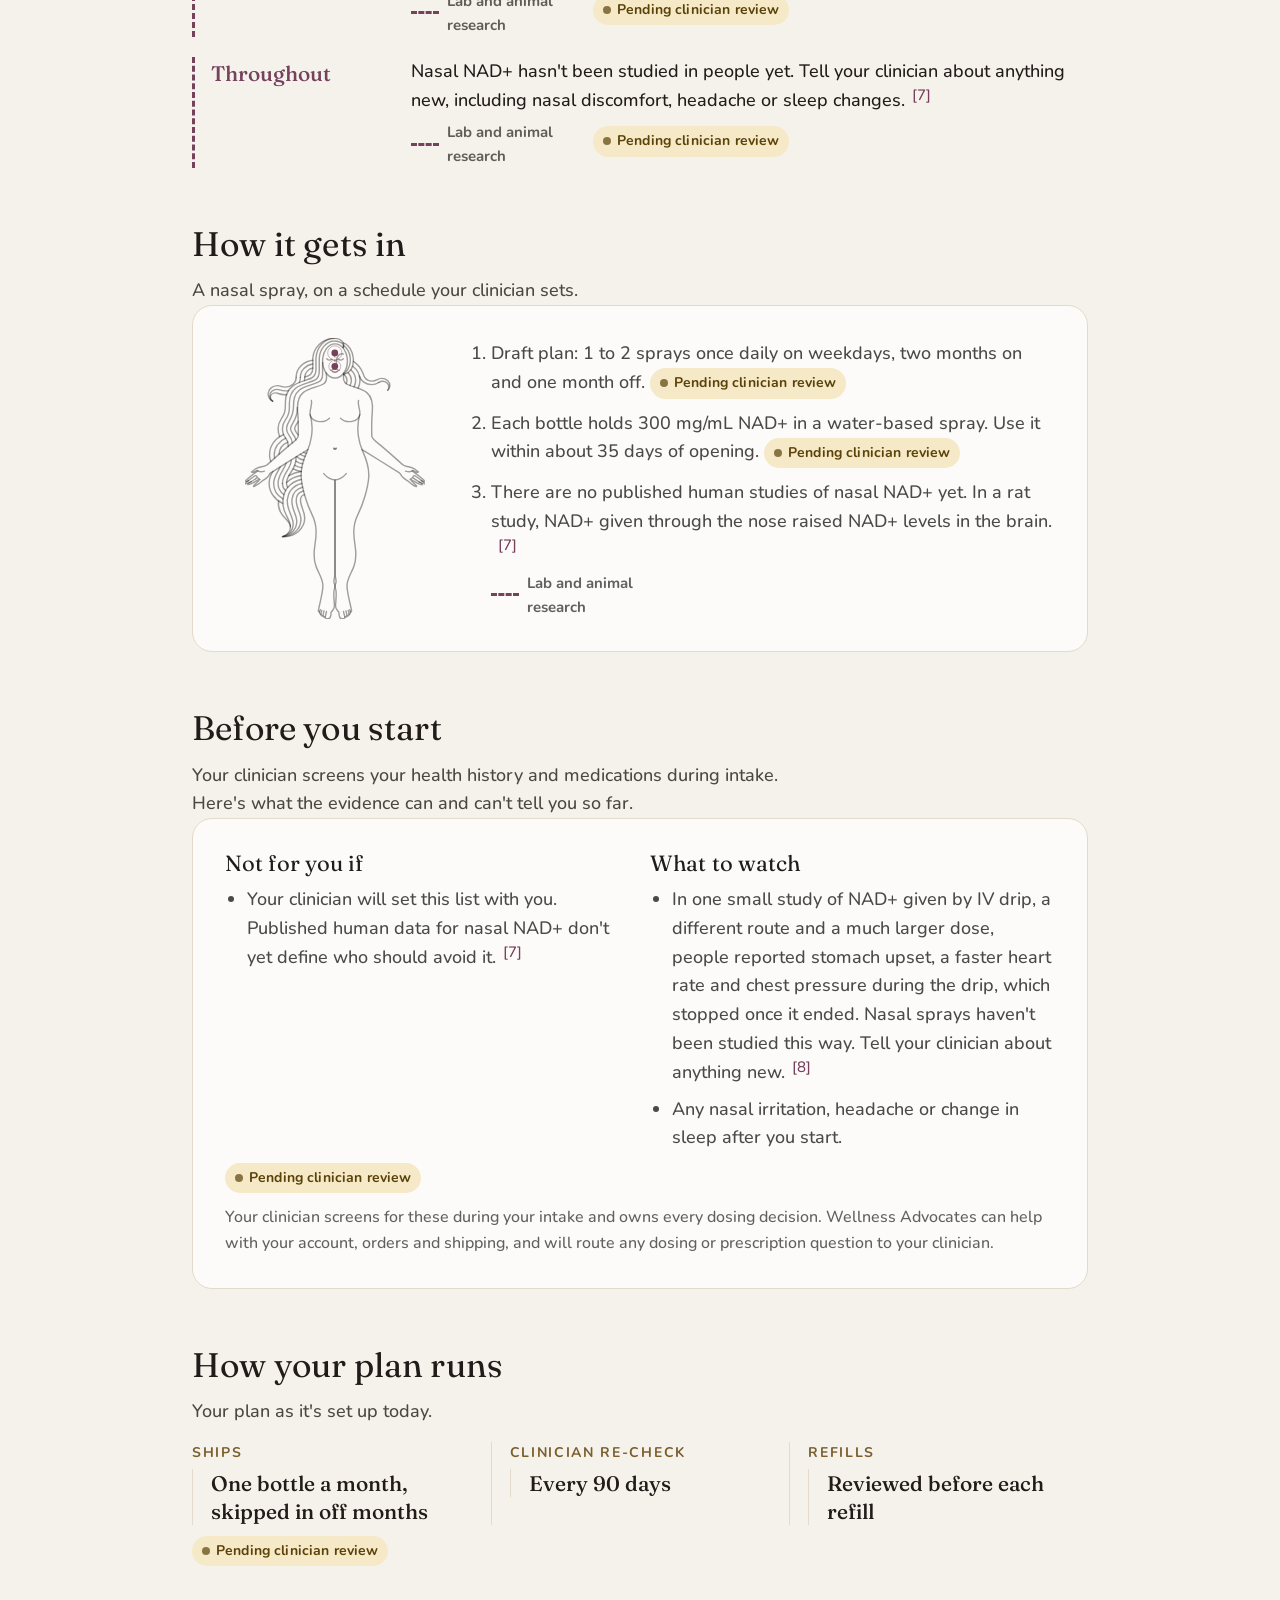
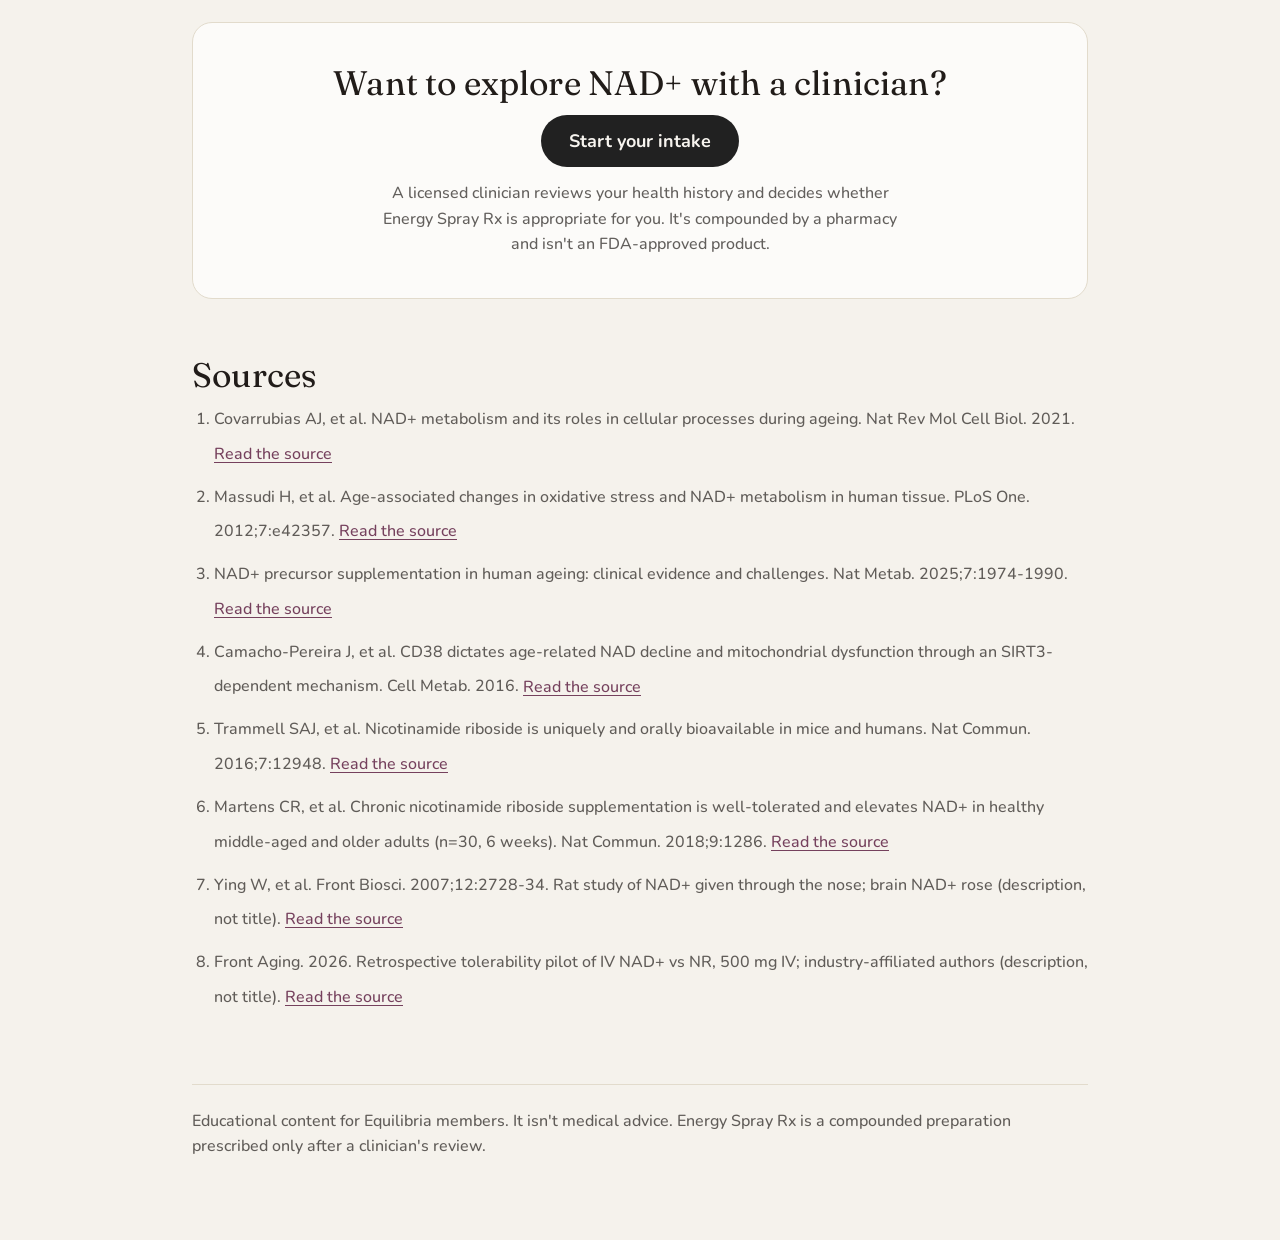
<file: rx/nad.html>
<!DOCTYPE html>
<html lang="en">
<head>
<meta charset="UTF-8">
<meta name="viewport" content="width=device-width, initial-scale=1.0">
<title>Equilibria Rx Learn</title>
<link rel="preconnect" href="https://fonts.googleapis.com">
<link rel="preconnect" href="https://fonts.gstatic.com" crossorigin>
<link href="https://fonts.googleapis.com/css2?family=Fraunces:opsz,wght@9..144,400;9..144,500&family=Nunito:wght@500;600;700&display=swap" rel="stylesheet">
<script>
  (function () {
    try {
      var t = localStorage.getItem('eq-theme');
      if (t !== 'light' && t !== 'dark') t = matchMedia('(prefers-color-scheme: dark)').matches ? 'dark' : 'light';
      document.documentElement.setAttribute('data-theme', t);
    } catch (e) {}
  })();
</script>
<link rel="stylesheet" href="eq.css">
</head>
<body>
<div class="wrap">
  <a class="back-link" href="index.html"></a>
  <button class="theme-toggle" type="button"></button>
  <main id="app" aria-live="polite"></main>
</div>
<script src="eq-body.js"></script>
<script src="eq.js"></script>
<script>EQ.page('nad');</script>
</body>
</html>
</file>
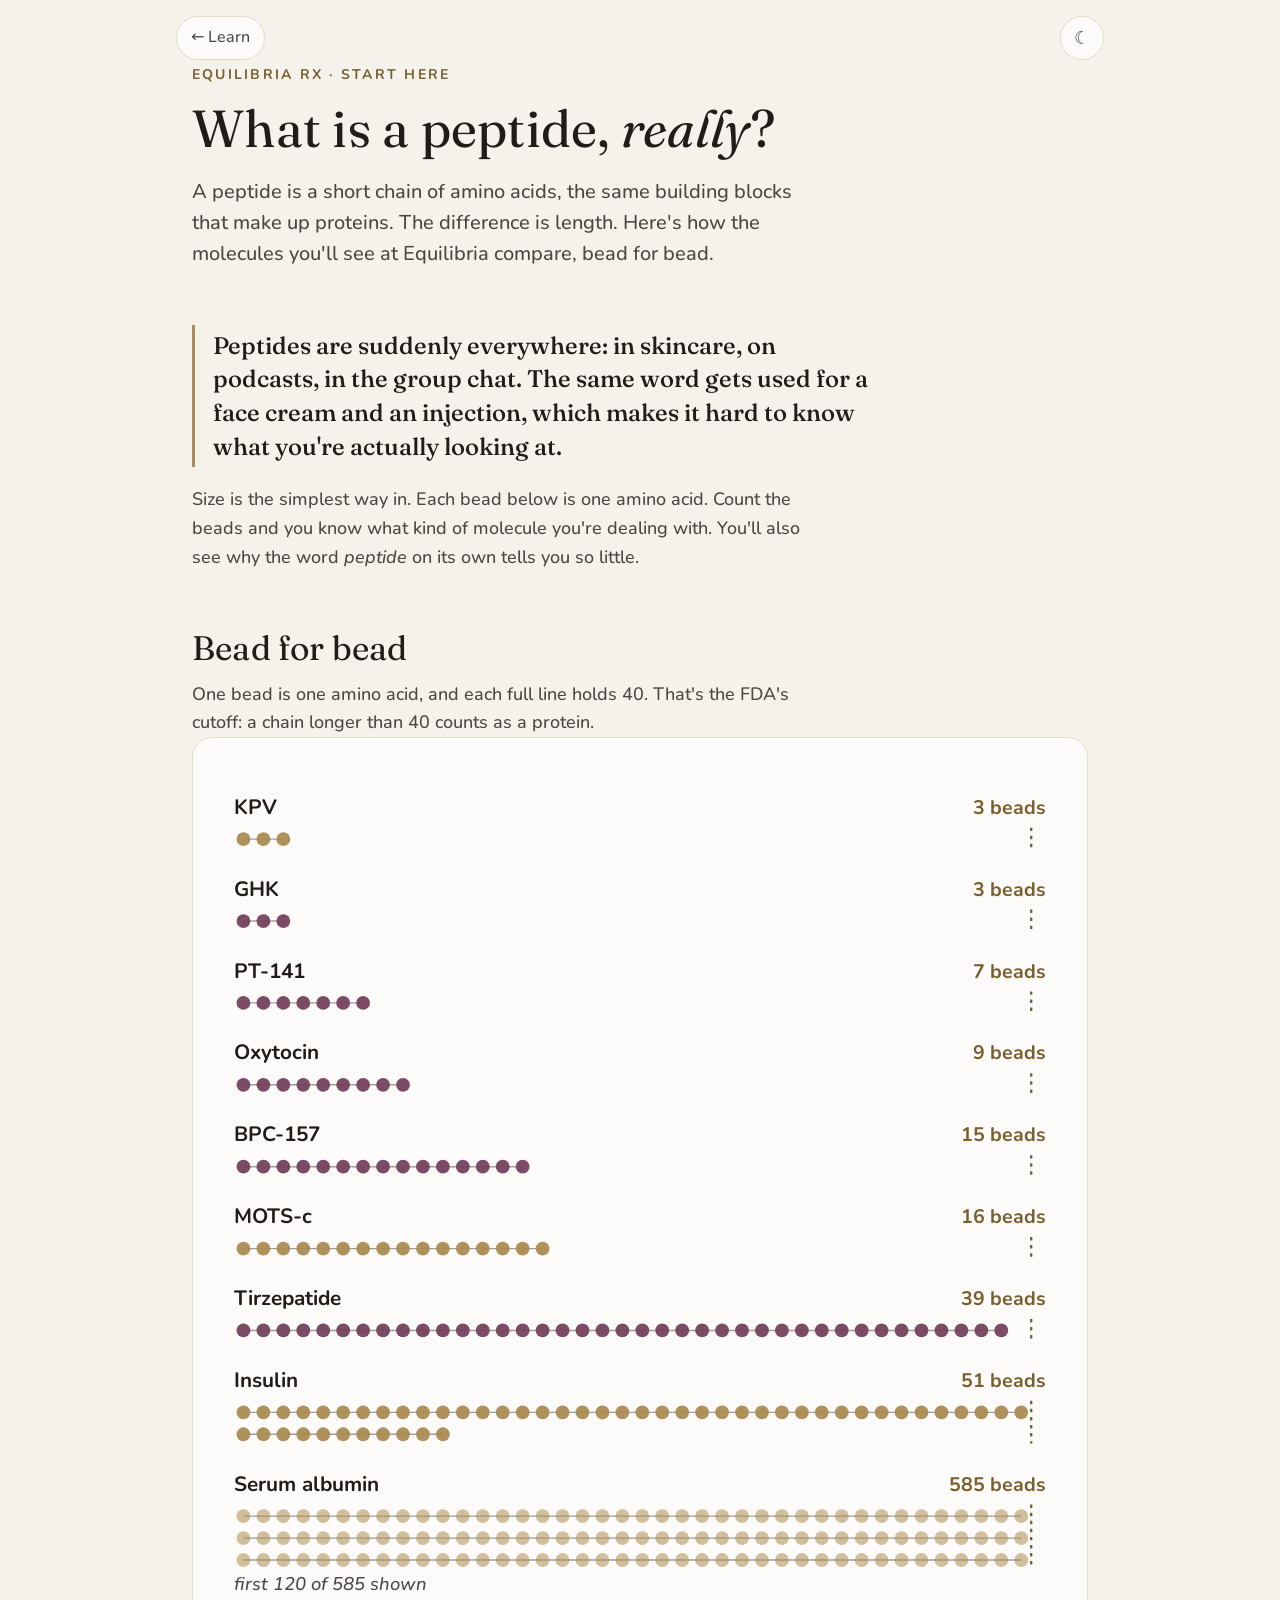
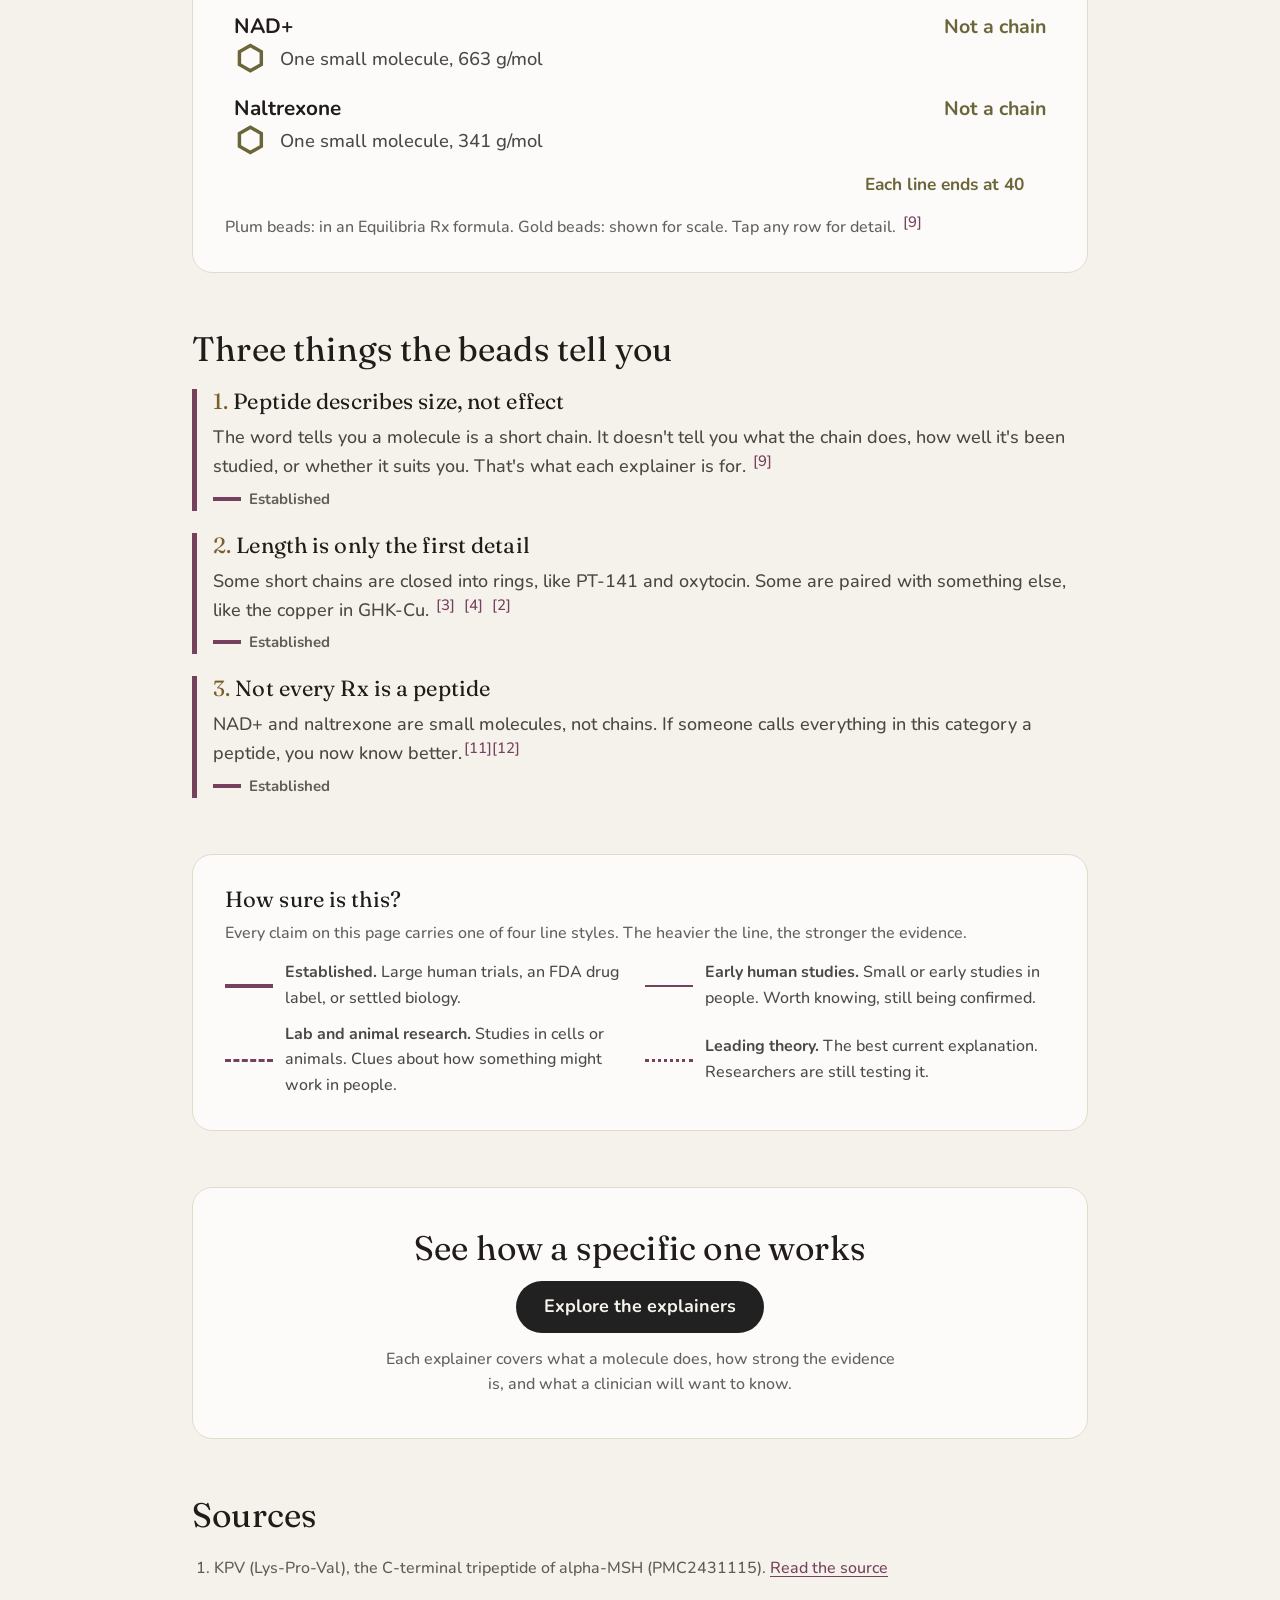
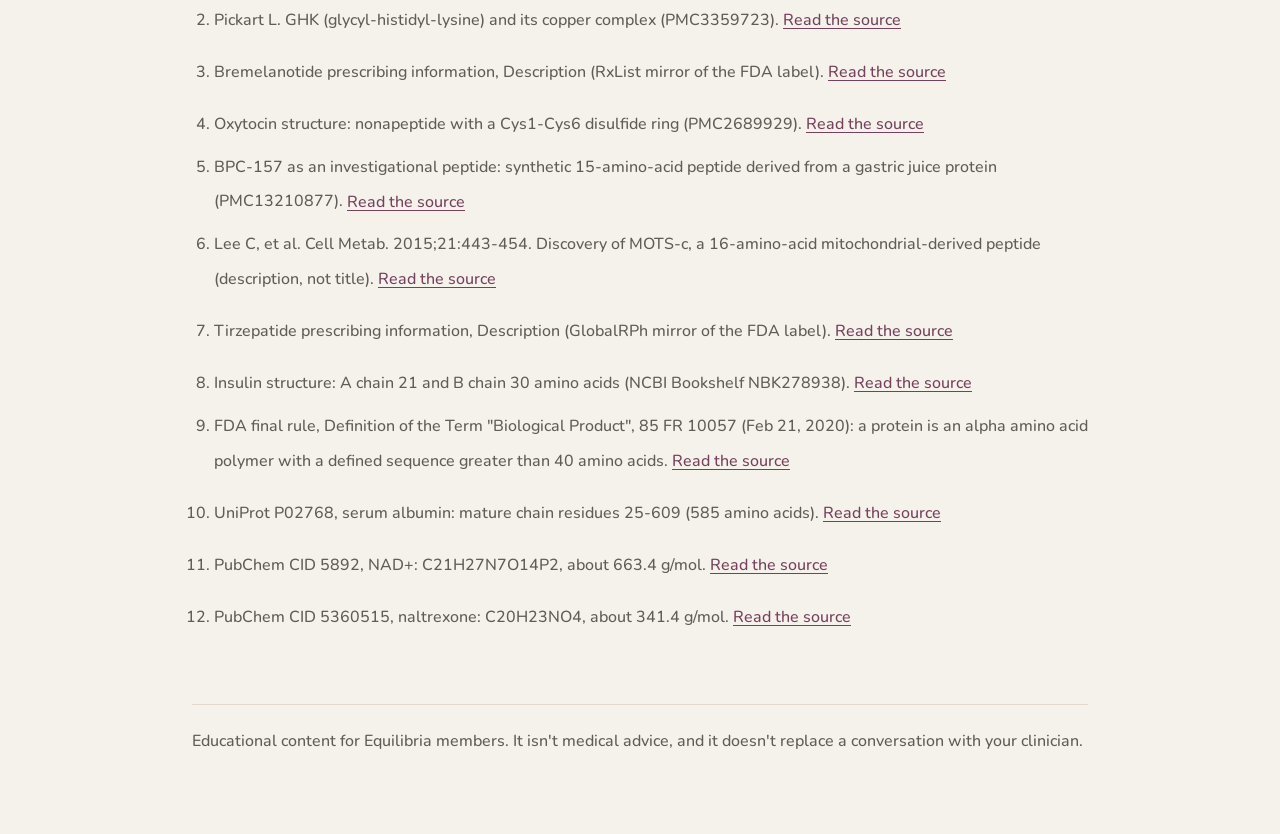
<file: rx/peptides.html>
<!DOCTYPE html>
<html lang="en">
<head>
<meta charset="UTF-8">
<meta name="viewport" content="width=device-width, initial-scale=1.0">
<title>Equilibria Rx Learn</title>
<link rel="preconnect" href="https://fonts.googleapis.com">
<link rel="preconnect" href="https://fonts.gstatic.com" crossorigin>
<link href="https://fonts.googleapis.com/css2?family=Fraunces:opsz,wght@9..144,400;9..144,500&family=Nunito:wght@500;600;700&display=swap" rel="stylesheet">
<script>
  (function () {
    try {
      var t = localStorage.getItem('eq-theme');
      if (t !== 'light' && t !== 'dark') t = matchMedia('(prefers-color-scheme: dark)').matches ? 'dark' : 'light';
      document.documentElement.setAttribute('data-theme', t);
    } catch (e) {}
  })();
</script>
<link rel="stylesheet" href="eq.css">
</head>
<body>
<div class="wrap">
  <a class="back-link" href="index.html"></a>
  <button class="theme-toggle" type="button"></button>
  <main id="app" aria-live="polite"></main>
</div>
<script src="eq-body.js"></script>
<script src="eq.js"></script>
<script>EQ.page('peptides');</script>
</body>
</html>
</file>
<file: rx/eq.css>
/* Equilibria Rx Learn system. Tokens lifted from the ECS map (root index.html) and
   tuned for a 40+ reader: 18px body floor, 44px tap targets, AA contrast. */
:root {
  --bg: #f5f2ec;
  --bg-panel: #fcfbf9;
  --bg-sunk: #efeae1;
  --body-stroke: rgba(33,28,25,0.42);
  --text: #211c19;
  --text-soft: rgba(33,28,25,0.80);
  --text-dim: rgba(33,28,25,0.70);
  --line: #e2dbcc;
  --plum: #75415d;
  --gold: #7a5f2e;      /* darkened from #ab8c52 so gold text passes AA on cream and sunk panels */
  --gold-fill: #ab8c52; /* original brand gold for fills, strokes, glows */
  --olive: #6b6639;
  --pending-bg: #f6e9c8;
  --pending-text: #5a4208;
  --btn-bg: #212121;
  --btn-text: #f7f4ef;
  --focus: #75415d;
  --serif: "Feature Deck", "Fraunces", Georgia, serif;
  --sans: "Sofia Regular", "Nunito", system-ui, -apple-system, "Segoe UI", sans-serif;
}
:root[data-theme="dark"] {
  --bg: #211a17; --bg-panel: #2a211d; --bg-sunk: #1b1512;
  --body-stroke: rgba(247,244,239,0.50);
  --text: rgba(247,244,239,0.94); --text-soft: rgba(247,244,239,0.82); --text-dim: rgba(247,244,239,0.70);
  --line: rgba(247,244,239,0.14);
  --plum: #d79bb9; --gold: #d8b878; --gold-fill: #cdac6a; --olive: #c2bb82;
  --pending-bg: #4a3a14; --pending-text: #f6e2a8;
  --btn-bg: #f0ebe2; --btn-text: #211a17; --focus: #d79bb9;
}
@media (prefers-color-scheme: dark) {
  :root:not([data-theme="light"]) {
    --bg: #211a17; --bg-panel: #2a211d; --bg-sunk: #1b1512;
    --body-stroke: rgba(247,244,239,0.50);
    --text: rgba(247,244,239,0.94); --text-soft: rgba(247,244,239,0.82); --text-dim: rgba(247,244,239,0.70);
    --line: rgba(247,244,239,0.14);
    --plum: #d79bb9; --gold: #d8b878; --gold-fill: #cdac6a; --olive: #c2bb82;
    --pending-bg: #4a3a14; --pending-text: #f6e2a8;
    --btn-bg: #f0ebe2; --btn-text: #211a17; --focus: #d79bb9;
  }
}

* { margin: 0; padding: 0; box-sizing: border-box; }
html { -webkit-text-size-adjust: 100%; }
html, body { background: var(--bg); }
body {
  font-family: var(--sans); color: var(--text); font-size: 18px; line-height: 1.6; font-weight: 500;
  transition: background .4s ease, color .4s ease; overflow-x: hidden;
}
a { color: var(--plum); text-underline-offset: 3px; }
:focus-visible { outline: 3px solid var(--focus); outline-offset: 3px; border-radius: 6px; }
img, svg { max-width: 100%; }
.sr-only { position: absolute; width: 1px; height: 1px; overflow: hidden; clip: rect(0 0 0 0); white-space: nowrap; }

.wrap { position: relative; max-width: 960px; margin: 0 auto; padding: 72px 16px 64px; }
@media (min-width: 761px) { .wrap { padding: 64px 32px 80px; } }

/* theme toggle */
.theme-toggle {
  position: absolute; top: 16px; right: 16px; z-index: 10; width: 44px; height: 44px; border-radius: 50%;
  border: 1px solid var(--line); background: var(--bg-panel); color: var(--text-soft); font-size: 18px;
  cursor: pointer; display: flex; align-items: center; justify-content: center;
  transition: color .2s, border-color .2s, transform .2s;
}
.theme-toggle:hover { color: var(--plum); border-color: var(--plum); transform: rotate(-12deg); }

.back-link { position: absolute; top: 16px; left: 16px; min-height: 44px; display: inline-flex; align-items: center; gap: 6px;
  padding: 0 14px; border-radius: 22px; border: 1px solid var(--line); background: var(--bg-panel); color: var(--text-soft);
  text-decoration: none; font-size: 16px; }

/* type */
.kicker { font-size: 14px; text-transform: uppercase; letter-spacing: .16em; color: var(--gold); font-weight: 700; margin-bottom: 12px; }
h1, h2, h3 { font-family: var(--serif); font-weight: 400; line-height: 1.18; letter-spacing: .005em; }
h1 { font-size: clamp(34px, 7vw, 52px); margin-bottom: 16px; }
h1 em, h2 em { font-style: italic; }
h2 { font-size: clamp(26px, 5vw, 34px); margin-bottom: 12px; }
h3 { font-size: 22px; margin-bottom: 8px; }
.lede { font-size: 20px; line-height: 1.55; color: var(--text-soft); max-width: 640px; }
.body-copy { max-width: 640px; color: var(--text-soft); }
.body-copy p + p { margin-top: 12px; }
.small { font-size: 16px; color: var(--text-dim); }

header.hero { margin-bottom: 40px; }
.internal-banner { display: inline-block; margin-bottom: 18px; padding: 8px 14px; border-radius: 8px; background: var(--text); color: var(--bg); font-weight: 700; font-size: 16px; letter-spacing: .02em; }

section.block { margin-top: 56px; }
.panel { background: var(--bg-panel); border: 1px solid var(--line); border-radius: 20px; padding: 24px 20px; }
@media (min-width: 761px) { .panel { padding: 32px; } }

/* recognition */
.recognition { border-left: 3px solid var(--gold-fill); padding: 4px 0 4px 18px; font-family: var(--serif); font-size: 24px; line-height: 1.4; max-width: 680px; }

/* evidence tiers: line style is the grammar */
.tier-legend { display: grid; gap: 10px; grid-template-columns: 1fr; margin-top: 14px; }
@media (min-width: 761px) { .tier-legend { grid-template-columns: 1fr 1fr; } }
.tier-key { display: flex; align-items: center; gap: 12px; font-size: 16px; color: var(--text-soft); }
.tier-line { flex: 0 0 48px; height: 0; border-top-color: var(--plum); }
.tier-line.t1 { border-top: 4px solid; }
.tier-line.t2 { border-top: 2px solid; }
.tier-line.t3 { border-top: 3px dashed; }
.tier-line.t4 { border-top: 3px dotted; }
.tier-chip { display: inline-flex; align-items: center; gap: 8px; font-size: 15px; font-weight: 700; color: var(--text-dim); margin-top: 6px; }
.tier-chip .tier-line { flex-basis: 28px; }
.tiered { border-left-color: var(--plum); padding-left: 16px; }
.tiered.t1 { border-left: 5px solid var(--plum); }
.tiered.t2 { border-left: 2px solid var(--plum); }
.tiered.t3 { border-left: 3px dashed var(--plum); }
.tiered.t4 { border-left: 3px dotted var(--plum); }

/* pending clinician review */
.pending { display: inline-flex; align-items: center; gap: 6px; padding: 4px 10px; border-radius: 999px; background: var(--pending-bg); color: var(--pending-text);
  font-size: 14px; font-weight: 700; letter-spacing: .01em; vertical-align: middle; white-space: nowrap; }
.pending::before { content: ""; width: 8px; height: 8px; border-radius: 50%; background: currentColor; opacity: .7; }
.pending-wrap { margin-top: 10px; }

/* mechanism steps */
.steps { list-style: none; display: grid; gap: 22px; margin-top: 20px; counter-reset: step; }
.steps li { counter-increment: step; }
.steps li h3::before { content: counter(step) ". "; color: var(--gold); }
.steps p { color: var(--text-soft); }

/* timeline */
.timeline { list-style: none; position: relative; margin-top: 20px; display: grid; gap: 20px; }
.timeline li { display: grid; grid-template-columns: 1fr; gap: 4px; }
@media (min-width: 761px) { .timeline li { grid-template-columns: 180px 1fr; gap: 20px; } }
.timeline .when { font-family: var(--serif); font-size: 21px; color: var(--plum); }

/* route */
.route { display: grid; gap: 24px; align-items: center; }
@media (min-width: 761px) { .route { grid-template-columns: 220px 1fr; } }
.route-figure { width: 180px; margin: 0 auto; }
.route-figure .cls-1 { fill: none; stroke: var(--body-stroke); stroke-linecap: round; stroke-linejoin: round; stroke-width: 1.4px; vector-effect: non-scaling-stroke; }
.route-figure .pt circle.core { fill: var(--plum); }
.route-figure .pt circle.ring { fill: none; stroke: var(--plum); stroke-width: 2; opacity: .5; }
.route-figure .path { fill: none; stroke: var(--gold-fill); stroke-width: 3; stroke-dasharray: 6 6; }
.route ol { padding-left: 22px; display: grid; gap: 10px; color: var(--text-soft); }

/* cautions */
.cautions { display: grid; gap: 20px; }
@media (min-width: 761px) { .cautions { grid-template-columns: 1fr 1fr; } }
.cautions ul { padding-left: 22px; display: grid; gap: 8px; color: var(--text-soft); margin-top: 8px; }

/* cadence rail */
.cadence { display: grid; gap: 0; grid-template-columns: 1fr; margin-top: 16px; }
@media (min-width: 761px) { .cadence { grid-template-columns: repeat(3, 1fr); } }
.cadence div { padding: 16px 0; border-top: 1px solid var(--line); }
@media (min-width: 761px) { .cadence div { padding: 0 18px; border-top: 0; border-left: 1px solid var(--line); } .cadence div:first-child { border-left: 0; padding-left: 0; } }
.cadence .label { font-size: 14px; text-transform: uppercase; letter-spacing: .12em; color: var(--gold); font-weight: 700; }
.cadence .val { font-family: var(--serif); font-size: 21px; line-height: 1.35; margin-top: 4px; }

/* CTA */
.cta { text-align: center; padding: 40px 20px; }
.btn { display: inline-flex; align-items: center; justify-content: center; min-height: 52px; padding: 0 28px; border-radius: 999px; background: var(--btn-bg); color: var(--btn-text);
  text-decoration: none; font-weight: 700; font-size: 18px; border: 0; cursor: pointer; }
.btn.ghost { background: transparent; color: var(--text); border: 1px solid var(--line); }
.cta p { margin-top: 14px; color: var(--text-dim); font-size: 16px; max-width: 520px; margin-left: auto; margin-right: auto; }

/* sources */
.sources ol { padding-left: 22px; display: grid; gap: 8px; font-size: 16px; color: var(--text-dim); }
.sources a { word-break: break-word; }
.fn { font-size: 15px; vertical-align: super; line-height: 0; margin-left: 2px; }
.fn a { text-decoration: none; padding: 0 2px; }

/* controls */
.control { margin-top: 20px; }
.control label { display: block; font-weight: 700; font-size: 16px; margin-bottom: 8px; }
.seg { display: inline-flex; border: 1px solid var(--line); border-radius: 999px; padding: 3px; background: var(--bg-sunk); flex-wrap: wrap; }
.seg button { min-height: 44px; min-width: 44px; padding: 0 18px; border-radius: 999px; border: 0; background: transparent; color: var(--text-soft); font: inherit; font-size: 16px; font-weight: 700; cursor: pointer; }
.seg button[aria-pressed="true"] { background: var(--bg-panel); color: var(--text); box-shadow: 0 1px 4px rgba(0,0,0,.12); }
input[type=range] { width: 100%; height: 44px; accent-color: var(--plum); }

.viz { width: 100%; height: auto; display: block; }
.viz text { font-family: var(--sans); }
.viz .viz-title { font-family: var(--serif); fill: var(--text); }
.caption { font-size: 16px; color: var(--text-dim); margin-top: 10px; }

/* hub cards */
.cards { display: grid; gap: 16px; margin-top: 24px; }
@media (min-width: 761px) { .cards { grid-template-columns: 1fr 1fr; } }
.card { display: block; text-decoration: none; color: var(--text); background: var(--bg-panel); border: 1px solid var(--line); border-radius: 20px; padding: 24px; min-height: 44px;
  transition: border-color .2s, transform .2s; }
.card:hover { border-color: var(--plum); transform: translateY(-2px); }
.card .kicker { margin-bottom: 8px; }
.card p { color: var(--text-soft); margin-top: 6px; }

/* bottom sheet (from ECS map) */
.sheet, .sheet-backdrop { display: none; }
.sheet-backdrop { display: block; position: fixed; inset: 0; z-index: 60; background: rgba(20,14,12,.42); opacity: 0; pointer-events: none; transition: opacity .32s ease; }
body.sheet-open .sheet-backdrop { opacity: 1; pointer-events: auto; }
.sheet { display: block; position: fixed; left: 0; right: 0; bottom: 0; z-index: 61; max-height: 85vh; max-height: 85dvh; background: var(--bg-panel);
  border-top: 3px solid var(--line); border-radius: 22px 22px 0 0; box-shadow: 0 -12px 44px rgba(0,0,0,.24); transform: translateY(102%);
  transition: transform .42s cubic-bezier(.2,.85,.25,1); overflow-y: auto; -webkit-overflow-scrolling: touch; visibility: hidden; }
body.sheet-open .sheet { transform: translateY(0); visibility: visible; }
body.sheet-open { overflow: hidden; }
@media (min-width: 761px) { .sheet { left: 50%; right: auto; width: 560px; transform: translate(-50%, 102%); } body.sheet-open .sheet { transform: translate(-50%, 0); } }
.sheet-bar { position: sticky; top: 0; z-index: 3; height: 52px; background: var(--bg-panel); }
.sheet-handle { position: absolute; left: 50%; top: 14px; transform: translateX(-50%); width: 42px; height: 4px; border-radius: 4px; background: var(--text-dim); }
.sheet-close { position: absolute; right: 8px; top: 4px; width: 44px; height: 44px; background: none; border: none; color: var(--text-soft); font-size: 20px; cursor: pointer; }
.sheet-body { padding: 0 24px calc(36px + env(safe-area-inset-bottom, 0px)); }

/* motion */
@keyframes riseIn { from { opacity: 0; transform: translateY(12px); } to { opacity: 1; transform: none; } }
.rise { animation: riseIn .7s ease both; }
.rise.d1 { animation-delay: .08s; } .rise.d2 { animation-delay: .18s; } .rise.d3 { animation-delay: .28s; }
@media (prefers-reduced-motion: reduce) {
  *, *::before, *::after { animation: none !important; transition: none !important; scroll-behavior: auto !important; }
}

footer.foot { margin-top: 64px; padding-top: 24px; border-top: 1px solid var(--line); font-size: 16px; color: var(--text-dim); }

/* phone key for cell visuals */
.viz-key { list-style: none; display: grid; gap: 8px; margin-top: 12px; }
.viz-key li { display: flex; align-items: center; gap: 10px; font-size: 17px; color: var(--text-soft); }
.viz-key .swatch { flex: 0 0 18px; height: 18px; border-radius: 50%; }
.viz-key .swatch.gold { background: var(--gold-fill); }
.viz-key .swatch.organelle { border: 3px solid var(--plum); border-radius: 9px; background: var(--bg-sunk); }
.viz-key .swatch.target { border: 3px solid var(--olive); }
.key-btn { display: flex; align-items: center; gap: 10px; min-height: 44px; width: 100%; text-align: left; background: var(--bg-sunk); border: 1px solid var(--line);
  border-radius: 12px; padding: 6px 12px; font: inherit; font-size: 17px; font-weight: 700; color: var(--text); cursor: pointer; }
.key-btn .num { flex: 0 0 28px; height: 28px; border-radius: 50%; background: var(--plum); color: var(--bg-panel); display: inline-flex; align-items: center; justify-content: center; font-size: 15px; }
.fn a { display: inline-block; padding: 12px 6px; margin: -12px 0; font-size: 15px; }

@media (min-width: 761px) { .viz-key { grid-template-columns: 1fr 1fr; max-width: 640px; margin-left: auto; margin-right: auto; } }

/* 44px tap targets for inline footnotes and source links, without changing line layout */
.fn a { display: inline-flex; align-items: center; justify-content: center; min-width: 44px; min-height: 44px; padding: 0; margin: -14px -8px; vertical-align: middle; }
.sources a { display: inline-flex; align-items: center; min-height: 44px; }

.tier-line.none { border-top: 2px solid var(--line); }
.tiered.none { border-left: 3px solid var(--line); padding-left: 16px; }
.tier-line { color: var(--plum); }
</file>
<file: rx/lab/lab.css>
/* Rx Lab. Layout: one live stage per view (canvas, the teacher) with a narrow caption rail beside it
   on desktop and under it on phones. Tokens lifted from the ECS map; gold text darkened for AA. */
:root {
  --bg: #f5f2ec;
  --panel: #fcfbf9;
  --sunk: #efeae1;
  --ink: #211c19;
  --soft: rgba(33,28,25,.78);
  --dim: rgba(33,28,25,.68);
  --line: #e2dbcd;
  --stroke: rgba(33,28,25,.42);
  --plum: #75415d;
  --plum-glow: rgba(117,65,93,.22);
  --gold: #ab8c52;
  --gold-ink: #7a5f2e;
  --gold-glow: rgba(171,140,82,.30);
  --olive: #6f6a3c;
  --grey: rgba(33,28,25,.32);
  --btn: #211c19;
  --btn-ink: #f7f4ef;
  --f-display: "Fraunces", Georgia, "Times New Roman", serif;
  --f-body: "Nunito", system-ui, -apple-system, "Segoe UI", sans-serif;
  --r: 22px;
}
@media (prefers-color-scheme: dark) {
  :root:not([data-theme="light"]) {
    --bg: #1f1815; --panel: #29201c; --sunk: #241c18;
    --ink: rgba(247,244,239,.94); --soft: rgba(247,244,239,.80); --dim: rgba(247,244,239,.66);
    --line: rgba(247,244,239,.13); --stroke: rgba(247,244,239,.50);
    --plum: #d29ab6; --plum-glow: rgba(210,154,182,.24);
    --gold: #d2b06c; --gold-ink: #d9b97a; --gold-glow: rgba(210,176,108,.30);
    --olive: #bdb67c; --grey: rgba(247,244,239,.36);
    --btn: #f0ebe2; --btn-ink: #1f1815;
    color-scheme: dark;
  }
}
:root[data-theme="dark"] {
  --bg: #1f1815; --panel: #29201c; --sunk: #241c18;
  --ink: rgba(247,244,239,.94); --soft: rgba(247,244,239,.80); --dim: rgba(247,244,239,.66);
  --line: rgba(247,244,239,.13); --stroke: rgba(247,244,239,.50);
  --plum: #d29ab6; --plum-glow: rgba(210,154,182,.24);
  --gold: #d2b06c; --gold-ink: #d9b97a; --gold-glow: rgba(210,176,108,.30);
  --olive: #bdb67c; --grey: rgba(247,244,239,.36);
  --btn: #f0ebe2; --btn-ink: #1f1815;
  color-scheme: dark;
}

* { box-sizing: border-box; }
[hidden] { display: none !important; }
html, body { background: var(--bg); }
body {
  margin: 0;
  color: var(--ink);
  font-family: var(--f-body);
  font-size: 18px;
  line-height: 1.55;
  font-weight: 500;
  padding-left: max(16px, env(safe-area-inset-left, 0px));
  padding-right: max(16px, env(safe-area-inset-right, 0px));
  padding-block: 0 40px;
  -webkit-font-smoothing: antialiased;
}
a { color: inherit; }
button { font: inherit; color: inherit; }
:focus-visible { outline: 3px solid var(--gold); outline-offset: 2px; border-radius: 10px; }
h1, h2, h3 { font-family: var(--f-display); font-weight: 400; text-wrap: balance; margin: 0; letter-spacing: -.005em; }
p { margin: 0; }
.eyebrow { font-size: 16px; letter-spacing: .14em; text-transform: uppercase; color: var(--gold-ink); font-weight: 700; }

/* ---------- top bar ---------- */
.top {
  max-width: 1280px; margin: 0 auto;
  display: flex; align-items: center; justify-content: space-between; gap: 12px;
  min-height: 68px;
}
.brand { display: flex; align-items: center; gap: 10px; text-decoration: none; min-height: 44px; }
.brand b { font-family: var(--f-display); font-weight: 500; font-size: 22px; }
.brand span { font-size: 16px; color: var(--dim); }
.top nav { display: flex; gap: 4px; align-items: center; }
.navlink {
  display: inline-flex; align-items: center; min-height: 44px; padding: 0 12px; border-radius: 999px;
  text-decoration: none; font-size: 16px; font-weight: 700; color: var(--soft);
}
.navlink[aria-current="page"] { background: var(--panel); color: var(--ink); box-shadow: inset 0 0 0 1px var(--line); }
.icon-btn {
  width: 44px; height: 44px; border-radius: 50%; border: 1px solid var(--line); background: var(--panel);
  display: inline-grid; place-items: center; cursor: pointer; color: var(--soft);
}
.icon-btn svg { width: 20px; height: 20px; }
@media (max-width: 720px) { .top nav .navlink { padding: 0 9px; font-size: 16px; } .brand span { display: none; } .brand b { font-size: 20px; } }

/* ---------- home ---------- */
.home { max-width: 1180px; margin: 0 auto; display: grid; gap: 24px; padding-top: 8px; }
.home-head { display: grid; gap: 14px; max-width: 640px; }
.home-head h1 { font-size: clamp(34px, 6vw, 56px); line-height: 1.05; }
.home-head h1 em { font-style: italic; color: var(--plum); }
.home-head p { color: var(--soft); font-size: 19px; }
.home-stage {
  position: relative; border-radius: var(--r); background: var(--panel); border: 1px solid var(--line);
  overflow: hidden; display: grid; grid-template-columns: 1fr; min-height: 560px;
}
.home-stage canvas { position: absolute; inset: 0; width: 100%; height: 100%; }
.figure-wrap { position: relative; display: grid; place-items: center; padding: 20px 0; }
.figure-wrap svg { height: min(560px, 76svh); width: auto; max-width: 100%; overflow: visible; position: relative; }
.figure-wrap .cls-1 { fill: none; stroke: var(--stroke); stroke-width: 1.6; stroke-linecap: round; stroke-linejoin: round; }
.hot { cursor: pointer; }
.hot .halo { fill: var(--gold-glow); transform-box: fill-box; transform-origin: center; animation: halo 3.2s ease-in-out infinite; }
.hot.p .halo { fill: var(--plum-glow); }
.hot .core { fill: var(--gold); }
.hot.p .core { fill: var(--plum); }
.hot:hover .core, .hot:focus .core { filter: brightness(1.1); }
.hot text { font-family: var(--f-body); font-size: 30px; font-weight: 700; fill: var(--ink); }
.hot text.sub { font-size: 25px; font-weight: 600; fill: var(--soft); }
.hot .lead { stroke: var(--stroke); stroke-width: 1.4; stroke-dasharray: 3 5; fill: none; }
@keyframes halo { 0%,100% { transform: scale(.75); opacity: .9 } 50% { transform: scale(1.25); opacity: .35 } }

.doors { display: grid; gap: 12px; grid-template-columns: repeat(3, minmax(0, 1fr)); }
.door {
  display: grid; gap: 6px; padding: 18px 20px; border-radius: 18px; text-decoration: none;
  border: 1px solid var(--line); background: var(--panel); min-height: 44px;
}
.door:hover { border-color: var(--gold); }
.door .q { font-family: var(--f-display); font-size: 24px; line-height: 1.2; }
.door .a { color: var(--soft); font-size: 17px; }
.door .k { font-size: 16px; font-weight: 800; letter-spacing: .1em; text-transform: uppercase; color: var(--gold-ink); }
.door.p .k { color: var(--plum); }
@media (max-width: 860px) { .doors { grid-template-columns: 1fr; } }
.home-foot { display: flex; flex-wrap: wrap; gap: 12px 24px; align-items: center; color: var(--dim); font-size: 16px; }
.home-foot a { font-weight: 700; color: var(--soft); min-height: 44px; display: inline-flex; align-items: center; }

/* ---------- experience ---------- */
.exp {
  max-width: 1280px; margin: 0 auto;
  display: grid; grid-template-columns: minmax(0, 1fr) 400px; gap: 18px 22px; align-items: start;
  grid-template-areas: "stage head" "stage rail"; grid-template-rows: auto 1fr;
}
.exp > .head { grid-area: head; display: grid; gap: 8px; }
.exp > .stage { grid-area: stage; }
.exp > .rail { grid-area: rail; }
.head p { color: var(--soft); }
.stage {
  position: relative; border-radius: var(--r); background: var(--panel); border: 1px solid var(--line);
  overflow: hidden; height: min(calc(100svh - 96px), 780px); min-height: 520px;
  touch-action: none; user-select: none; -webkit-user-select: none;
}
.stage canvas { position: absolute; inset: 0; width: 100%; height: 100%; display: block; }
.stage .hint {
  position: absolute; left: 14px; top: 14px; z-index: 2; pointer-events: none;
  font-size: 16px; font-weight: 700; color: var(--soft); background: color-mix(in srgb, var(--panel) 86%, transparent);
  padding: 8px 12px; border-radius: 999px; box-shadow: inset 0 0 0 1px var(--line);
  max-width: calc(100% - 28px);
}
.stage .tag {
  position: absolute; right: 14px; bottom: 12px; z-index: 2; pointer-events: none;
  font-size: 16px; color: var(--dim); font-style: italic;
}
.tip {
  position: absolute; z-index: 3; max-width: 260px; padding: 12px 14px; border-radius: 14px;
  background: var(--panel); box-shadow: 0 10px 30px rgba(0,0,0,.16), inset 0 0 0 1px var(--line);
  font-size: 17px; line-height: 1.4; pointer-events: none;
}
.tip b { display: block; font-family: var(--f-display); font-weight: 500; font-size: 20px; margin-bottom: 2px; }

.rail { display: grid; gap: 18px; min-width: 0; }
.head h1 { font-size: clamp(30px, 4vw, 40px); line-height: 1.08; }
.caption {
  display: grid; gap: 8px; padding: 18px 20px; border-radius: 18px; background: var(--sunk);
  min-height: 150px;
}
.caption h2 { font-size: 24px; line-height: 1.2; }
.caption p { color: var(--soft); }
.caption .tier { font-size: 16px; font-weight: 800; letter-spacing: .08em; text-transform: uppercase; color: var(--gold-ink); }
.caption .tier.theory { color: var(--plum); }

.ctl { display: grid; gap: 10px; }
.ctl-label { display: flex; justify-content: space-between; align-items: baseline; gap: 10px; font-weight: 700; font-size: 17px; }
.ctl-label output { font-family: var(--f-display); font-size: 26px; font-weight: 500; font-variant-numeric: tabular-nums; }
.ctl small { color: var(--dim); font-size: 16px; line-height: 1.45; }

.seg { display: grid; grid-auto-flow: column; grid-auto-columns: 1fr; gap: 4px; padding: 4px; border-radius: 16px; background: var(--sunk); }
.seg button {
  min-height: 48px; border: 0; border-radius: 12px; background: transparent; cursor: pointer;
  font-weight: 800; font-size: 17px; color: var(--soft); padding: 0 6px;
}
.seg button[aria-pressed="true"] { background: var(--panel); color: var(--ink); box-shadow: 0 1px 0 var(--line), 0 4px 14px rgba(0,0,0,.08); }
.seg button.p[aria-pressed="true"] { color: var(--plum); }

input[type=range] { -webkit-appearance: none; appearance: none; width: 100%; height: 44px; background: transparent; cursor: pointer; }
input[type=range]::-webkit-slider-runnable-track { height: 8px; border-radius: 8px; background: linear-gradient(90deg, var(--gold), var(--plum)); }
input[type=range]::-moz-range-track { height: 8px; border-radius: 8px; background: linear-gradient(90deg, var(--gold), var(--plum)); }
input[type=range]::-webkit-slider-thumb { -webkit-appearance: none; width: 30px; height: 30px; margin-top: -11px; border-radius: 50%; background: var(--panel); border: 3px solid var(--ink); box-shadow: 0 2px 8px rgba(0,0,0,.2); }
input[type=range]::-moz-range-thumb { width: 26px; height: 26px; border-radius: 50%; background: var(--panel); border: 3px solid var(--ink); }
.ticks { display: flex; justify-content: space-between; font-size: 16px; color: var(--dim); margin-top: -6px; font-variant-numeric: tabular-nums; }

.btn-row { display: flex; flex-wrap: wrap; gap: 8px; }
.btn {
  min-height: 48px; padding: 0 18px; border-radius: 999px; border: 1px solid var(--line); background: var(--panel);
  font-weight: 800; font-size: 17px; cursor: pointer; display: inline-flex; align-items: center; gap: 8px;
}
.btn.solid { background: var(--btn); color: var(--btn-ink); border-color: var(--btn); }
.btn[aria-pressed="true"] { border-color: var(--plum); color: var(--plum); box-shadow: inset 0 0 0 1px var(--plum); }
.btn:disabled { opacity: .45; cursor: default; }

.try { display: grid; gap: 4px; padding: 0; margin: 0; list-style: none; }
.try li { display: flex; gap: 10px; align-items: center; font-size: 17px; color: var(--soft); min-height: 32px; }
.try li::before {
  content: ""; flex: none; width: 20px; height: 20px; border-radius: 50%; border: 2px solid var(--stroke);
}
.try li.done { color: var(--ink); }
.try li.done::before { background: var(--gold) url("data:image/svg+xml,%3Csvg xmlns='http://www.w3.org/2000/svg' viewBox='0 0 20 20'%3E%3Cpath d='M5 10.5l3 3 7-7' fill='none' stroke='white' stroke-width='2.4' stroke-linecap='round' stroke-linejoin='round'/%3E%3C/svg%3E") center/16px no-repeat; border-color: var(--gold); }
.try-h { font-size: 16px; font-weight: 800; letter-spacing: .12em; text-transform: uppercase; color: var(--dim); }

.legend { display: flex; flex-wrap: wrap; gap: 6px 16px; font-size: 16px; color: var(--soft); }
.legend span { display: inline-flex; align-items: center; gap: 8px; }
.legend i { width: 16px; height: 16px; border-radius: 50%; display: inline-block; flex: none; }

details.sources { border-top: 1px solid var(--line); padding-top: 10px; }
details.sources summary { cursor: pointer; font-weight: 800; font-size: 17px; min-height: 44px; display: flex; align-items: center; color: var(--soft); }
details.sources ol { margin: 6px 0 0; padding-left: 22px; display: grid; gap: 8px; font-size: 16px; color: var(--soft); line-height: 1.45; }
details.sources a { color: var(--soft); text-underline-offset: 3px; }
.fine { font-size: 16px; color: var(--dim); line-height: 1.45; }

/* tray of amino acids */
.tray { display: grid; grid-template-columns: repeat(auto-fill, minmax(46px, 1fr)); gap: 6px; }
.aa {
  height: 48px; border-radius: 14px; border: 0; cursor: grab; font-weight: 800; font-size: 19px;
  display: grid; place-items: center; touch-action: none;
}
.aa.np { background: var(--gold); color: #211c19; }
.aa.po { background: var(--panel); color: var(--ink); box-shadow: inset 0 0 0 2px var(--stroke); }
.aa.pos { background: var(--plum); color: #fff; }
.aa.neg { background: var(--olive); color: #fff; }
:root[data-theme="dark"] .aa.pos, :root[data-theme="dark"] .aa.neg { color: #1f1815; }
@media (prefers-color-scheme: dark) { :root:not([data-theme="light"]) .aa.pos, :root:not([data-theme="light"]) .aa.neg { color: #1f1815; } }

/* phone: stage first at a fixed share of the screen, rail below */
@media (max-width: 900px) {
  .exp { grid-template-columns: 1fr; gap: 14px; grid-template-areas: "head" "stage" "rail"; grid-template-rows: auto; }
  .stage { height: min(66svh, 600px); min-height: 440px; }
  .stage.short { height: min(52svh, 480px); min-height: 380px; }
  .rail .first-m { order: -1; }
  .stage.tall { height: min(76svh, 680px); min-height: 520px; }
  #beadStage .tag { display: none; }
  .head h1 { font-size: 30px; }
}

@media (prefers-reduced-motion: reduce) {
  .hot .halo { animation: none; opacity: .7; }
  * { scroll-behavior: auto !important; }
}

.readout { font-family: var(--f-display); font-size: 22px; line-height: 1.25; color: var(--plum); }
.next {
  display: flex; align-items: center; justify-content: space-between; gap: 12px; min-height: 64px; padding: 14px 20px;
  border-radius: 18px; background: var(--btn); color: var(--btn-ink); text-decoration: none; font-weight: 800;
}
.next span { font-family: var(--f-display); font-weight: 400; font-size: 21px; }
</file>
<file: rx/eq-story.css>
/* Story layout: the ECS map's format (figure as the stage, glowing points, a panel that
   follows you) turned into a scroll-driven explainer. Builds on eq.css tokens. */

.story-hero { text-align: center; max-width: 720px; margin: 0 auto 28px; }
.story-hero .lede { margin: 0 auto; }
.story-hero h1 { text-wrap: balance; }

.story { display: grid; grid-template-columns: 1fr; grid-template-areas: "hero" "stage" "stops"; position: relative; }
.story > .story-hero { grid-area: hero; } .story > .stage { grid-area: stage; } .story > .stops { grid-area: stops; }
@media (min-width: 900px) {
  .story { grid-template-columns: minmax(380px, 1fr) minmax(0, 1.05fr); grid-template-rows: auto 1fr; grid-template-areas: "stage hero" "stage stops"; column-gap: 48px; }
  .story > .stage { align-self: start; }
  .story > .story-hero { text-align: left; margin: 0; padding-top: 14vh; }
  .story > .story-hero .lede { margin: 0; }
}

/* stage */
.stage { position: sticky; top: 0; z-index: 4; height: 44vh; height: 44dvh; display: flex; flex-direction: column; align-items: center; justify-content: center;
  background: var(--bg); padding: 10px 0 6px; margin: 0 -16px; }
.stage::after { content: ""; position: absolute; left: 0; right: 0; bottom: -28px; height: 28px; background: linear-gradient(var(--bg), transparent); pointer-events: none; }
@media (min-width: 900px) { .stage { top: 0; height: 100vh; height: 100dvh; padding: 32px 0; margin: 0; background: none; } .stage::after { display: none; } }
.stage-inner { position: relative; flex: 1; min-height: 0; width: 100%; display: flex; align-items: center; justify-content: center; }
.stage .blob { position: absolute; width: 46%; aspect-ratio: 1; border-radius: 50%; filter: blur(56px); opacity: .45; pointer-events: none; transition: opacity 1s ease, transform 1.2s ease; }
.stage .blob.b1 { background: var(--plum); top: 4%; right: 8%; animation: drift1 19s ease-in-out infinite; }
.stage .blob.b2 { background: var(--gold-fill); bottom: 6%; left: 6%; animation: drift2 23s ease-in-out infinite; opacity: .25; }
.stage[data-state~="rebound"] .blob.b2 { opacity: .6; transform: scale(1.25); }
.stage[data-state~="dim"] .blob { opacity: .15; }
@media (prefers-color-scheme: dark) { :root:not([data-theme="light"]) .stage .blob { opacity: .3; } }
:root[data-theme="dark"] .stage .blob { opacity: .3; }
@keyframes drift1 { 0%,100% { transform: translate(0,0); } 50% { transform: translate(-18px, 22px); } }
@keyframes drift2 { 0%,100% { transform: translate(0,0); } 50% { transform: translate(20px, -16px); } }
@keyframes breathe { 0%,100% { transform: scale(1); } 50% { transform: scale(1.012); } }

svg.figure { position: relative; z-index: 1; height: 100%; max-height: 640px; width: auto; max-width: 100%; overflow: visible; }
svg.figure .breathe { animation: breathe 7s ease-in-out infinite; transform-origin: center 60%; }
svg.figure .cls-1 { fill: none; stroke: var(--body-stroke); stroke-linecap: round; stroke-linejoin: round; stroke-width: 1.4px; vector-effect: non-scaling-stroke; transition: opacity .8s ease; }
.stage[data-state~="dim"] svg.figure .cls-1 { opacity: .35; }

/* layers fade in and out with the active stop */
svg.figure .layer { opacity: 0; transition: opacity .7s ease; }
.stage[data-state~="capsule"] .layer.capsule,
.stage[data-state~="receptors"] .layer.receptors,
.stage[data-state~="block"] .layer.block,
.stage[data-state~="rebound"] .layer.rebound,
.stage[data-state~="glia"] .layer.glia,
.stage[data-state~="moon"] .layer.moon { opacity: 1; }

/* receptor points, from the ECS map */
.rpt .core { fill: var(--plum); }
.rpt .ripple { fill: none; stroke: var(--plum); stroke-width: 1.4; opacity: 0; animation: ripple 2.8s ease-out infinite; }
.rpt .ripple.second { animation-delay: 1.4s; }
@keyframes ripple { 0% { r: 7px; opacity: .55; } 70% { r: 28px; opacity: 0; } 100% { r: 28px; opacity: 0; } }
.block .ring { fill: none; stroke: var(--plum); stroke-width: 3.5; }
.block .ring.t4 { stroke-dasharray: 1.5 6; stroke-linecap: round; }
.rebound .wave { fill: none; stroke: var(--gold-fill); stroke-width: 3; stroke-dasharray: 1 7; stroke-linecap: round; animation: wave 3.6s ease-out infinite; }
.rebound .wave.w2 { animation-delay: 1.2s; } .rebound .wave.w3 { animation-delay: 2.4s; }
@keyframes wave { 0% { r: 10px; opacity: .9; } 100% { r: 64px; opacity: 0; } }
.rebound .glow { fill: var(--gold-fill); opacity: .28; filter: blur(22px); }
.glia .star { stroke: var(--olive); stroke-width: 2.4; stroke-linecap: round; fill: none; }
.glia .halo { fill: none; stroke: var(--olive); stroke-width: 2; stroke-dasharray: 6 5; }
.capsule .route { fill: none; stroke: var(--gold-fill); stroke-width: 2.5; stroke-dasharray: 5 6; }
.capsule .pill { fill: var(--gold-fill); stroke: var(--bg-panel); stroke-width: 2; }
.capsule .pill-half { fill: var(--plum); }
.moon path { fill: var(--gold-fill); opacity: .85; }
.figure-label { font-family: var(--sans); font-size: 22px; font-weight: 700; fill: var(--text); paint-order: stroke; stroke: var(--bg); stroke-width: 5px; stroke-linejoin: round; }

/* key strip + tracker under the figure */
.stage-key { position: relative; z-index: 1; display: flex; flex-wrap: wrap; gap: 6px 14px; justify-content: center; margin-top: 8px; font-size: 15px; color: var(--text-soft); padding: 0 16px; }
.stage-key span { display: inline-flex; align-items: center; gap: 8px; }
.stage-key i { display: inline-block; width: 26px; height: 0; border-top: 3px solid var(--plum); }
.stage-key i.dot { width: 12px; height: 12px; border: 0; border-radius: 50%; background: var(--plum); box-shadow: 0 0 8px var(--plum); }
.stage-key i.gold { border-top: 3px dotted var(--gold-fill); }
.stage-key i.olive { border-top: 3px dashed var(--olive); }
@media (max-width: 899px) { .stage-key { display: none; } }
.tracker { position: relative; z-index: 1; width: 220px; text-align: center; margin-top: 6px; }
@media (max-width: 899px) { .tracker .count { font-size: 12px; margin-bottom: 4px; } }
.tracker .count { font-size: 13px; text-transform: uppercase; letter-spacing: .14em; color: var(--text-dim); margin-bottom: 6px; font-weight: 700; }
.tracker .bar { height: 3px; border-radius: 3px; background: var(--line); overflow: hidden; }
.tracker .fill { height: 100%; width: 0; background: linear-gradient(90deg, var(--plum), var(--gold-fill)); transition: width .6s cubic-bezier(.4,0,.2,1); }

/* stops */
.stops { list-style: none; display: grid; gap: 0; padding: 8px 0 24px; position: relative; z-index: 2; }
.stop { min-height: 56vh; display: flex; align-items: flex-start; padding: 40px 0 16px; }
@media (min-width: 900px) { .stop { align-items: center; padding: 16px 0; } }
@media (min-width: 900px) { .stop { min-height: 88vh; } }
.stop-card { width: 100%; background: var(--bg-panel); border: 1px solid var(--line); border-radius: 20px; padding: 24px 20px; transition: border-color .4s ease, box-shadow .4s ease, transform .4s ease; }
@media (min-width: 900px) { .stop-card { padding: 34px 32px; } }
.stop.active .stop-card { border-color: color-mix(in srgb, var(--plum) 55%, var(--line)); box-shadow: 0 18px 48px -24px color-mix(in srgb, var(--plum) 60%, transparent); }
.stop .kicker { margin-bottom: 10px; }
.stop h2 { font-size: clamp(26px, 4.6vw, 34px); text-wrap: balance; margin-bottom: 12px; }
.stop p { color: var(--text-soft); }
.stop .meta { display: flex; flex-wrap: wrap; gap: 8px 14px; align-items: center; margin-top: 14px; }
.stop .tier-chip { margin-top: 0; }
.stop-visual { margin-top: 22px; }

/* dose clock */
.clock { display: grid; grid-template-columns: 1fr; gap: 16px; align-items: center; }

.clock svg { width: 220px; max-width: 100%; margin: 0 auto; display: block; }
.clock ul { list-style: none; display: grid; gap: 10px; font-size: 16px; color: var(--text-soft); }
.clock li { display: flex; gap: 10px; align-items: flex-start; }
.clock li i { flex: 0 0 26px; height: 0; margin-top: 11px; border-top: 6px solid var(--plum); border-radius: 3px; }
.clock li i.low { border-top-width: 6px; opacity: .75; }
.clock li i.gold { border-top: 5px dotted var(--gold-fill); border-radius: 0; }

/* evidence ladder */
.ladder { list-style: none; display: grid; gap: 10px; }
.ladder li { display: grid; grid-template-columns: 1fr; gap: 6px; padding: 12px 14px; border-radius: 14px; background: var(--bg-sunk); }
.ladder .rung { display: flex; align-items: center; gap: 10px; font-size: 15px; font-weight: 700; color: var(--text-dim); text-transform: uppercase; letter-spacing: .08em; }
.ladder .items { display: flex; flex-wrap: wrap; gap: 6px; }
.ladder .item { font-size: 16px; font-weight: 700; color: var(--text); background: var(--bg-panel); border: 1px solid var(--line); border-radius: 999px; padding: 4px 12px; }

/* notice timeline */
.ntl { list-style: none; position: relative; display: grid; gap: 18px; padding-left: 26px; }
.ntl::before { content: ""; position: absolute; left: 8px; top: 8px; bottom: 8px; border-left: 2px solid var(--line); }
.ntl li { position: relative; }
.ntl li::before { content: ""; position: absolute; left: -24px; top: 6px; width: 14px; height: 14px; border-radius: 50%; background: var(--gold-fill); box-shadow: 0 0 0 4px var(--bg-panel); }
.ntl .when { font-family: var(--serif); font-size: 20px; color: var(--plum); }
.ntl p { font-size: 17px; }

/* closing: CTA, ECS crosslink, drawer */
.after { margin-top: 24px; display: grid; gap: 24px; }
.crosslink { display: grid; grid-template-columns: 96px 1fr; gap: 18px; align-items: center; text-decoration: none; color: var(--text); background: var(--bg-panel); border: 1px solid var(--line); border-radius: 20px; padding: 18px 20px; min-height: 44px; transition: border-color .2s ease, transform .2s ease; }
.crosslink:hover { border-color: var(--plum); transform: translateY(-2px); }
.crosslink svg { width: 96px; height: 130px; }
.crosslink .cls-1 { fill: none; stroke: var(--body-stroke); stroke-width: 1.4px; vector-effect: non-scaling-stroke; }
.crosslink .k { font-size: 13px; text-transform: uppercase; letter-spacing: .14em; color: var(--gold); font-weight: 700; }
.crosslink h3 { margin: 4px 0 6px; }
.crosslink p { color: var(--text-soft); font-size: 17px; }
.crosslink .go { color: var(--plum); font-weight: 700; margin-top: 6px; display: inline-block; }

details.drawer { background: var(--bg-panel); border: 1px solid var(--line); border-radius: 20px; }
details.drawer > summary { list-style: none; cursor: pointer; padding: 20px; min-height: 44px; display: grid; gap: 4px; }
details.drawer > summary::-webkit-details-marker { display: none; }
details.drawer > summary h2 { font-size: 26px; margin: 0; display: flex; justify-content: space-between; gap: 12px; }
details.drawer > summary h2::after { content: "+"; font-family: var(--sans); color: var(--plum); }
details.drawer[open] > summary h2::after { content: "\2212"; }
details.drawer > summary p { color: var(--text-dim); font-size: 16px; }
.drawer-body { padding: 0 20px 24px; }
.drawer-body section.block { margin-top: 28px; }
.drawer-body section.block:first-child { margin-top: 4px; }

@media (prefers-reduced-motion: reduce) {
  .rpt .ripple, .rebound .wave { animation: none !important; opacity: 0; }
  .rebound .wave.w2 { opacity: .6; r: 34px; } .rebound .wave.w3 { opacity: .35; r: 52px; }
}

@media (max-width: 899px) { .figure-label { display: none; } }
</file>
